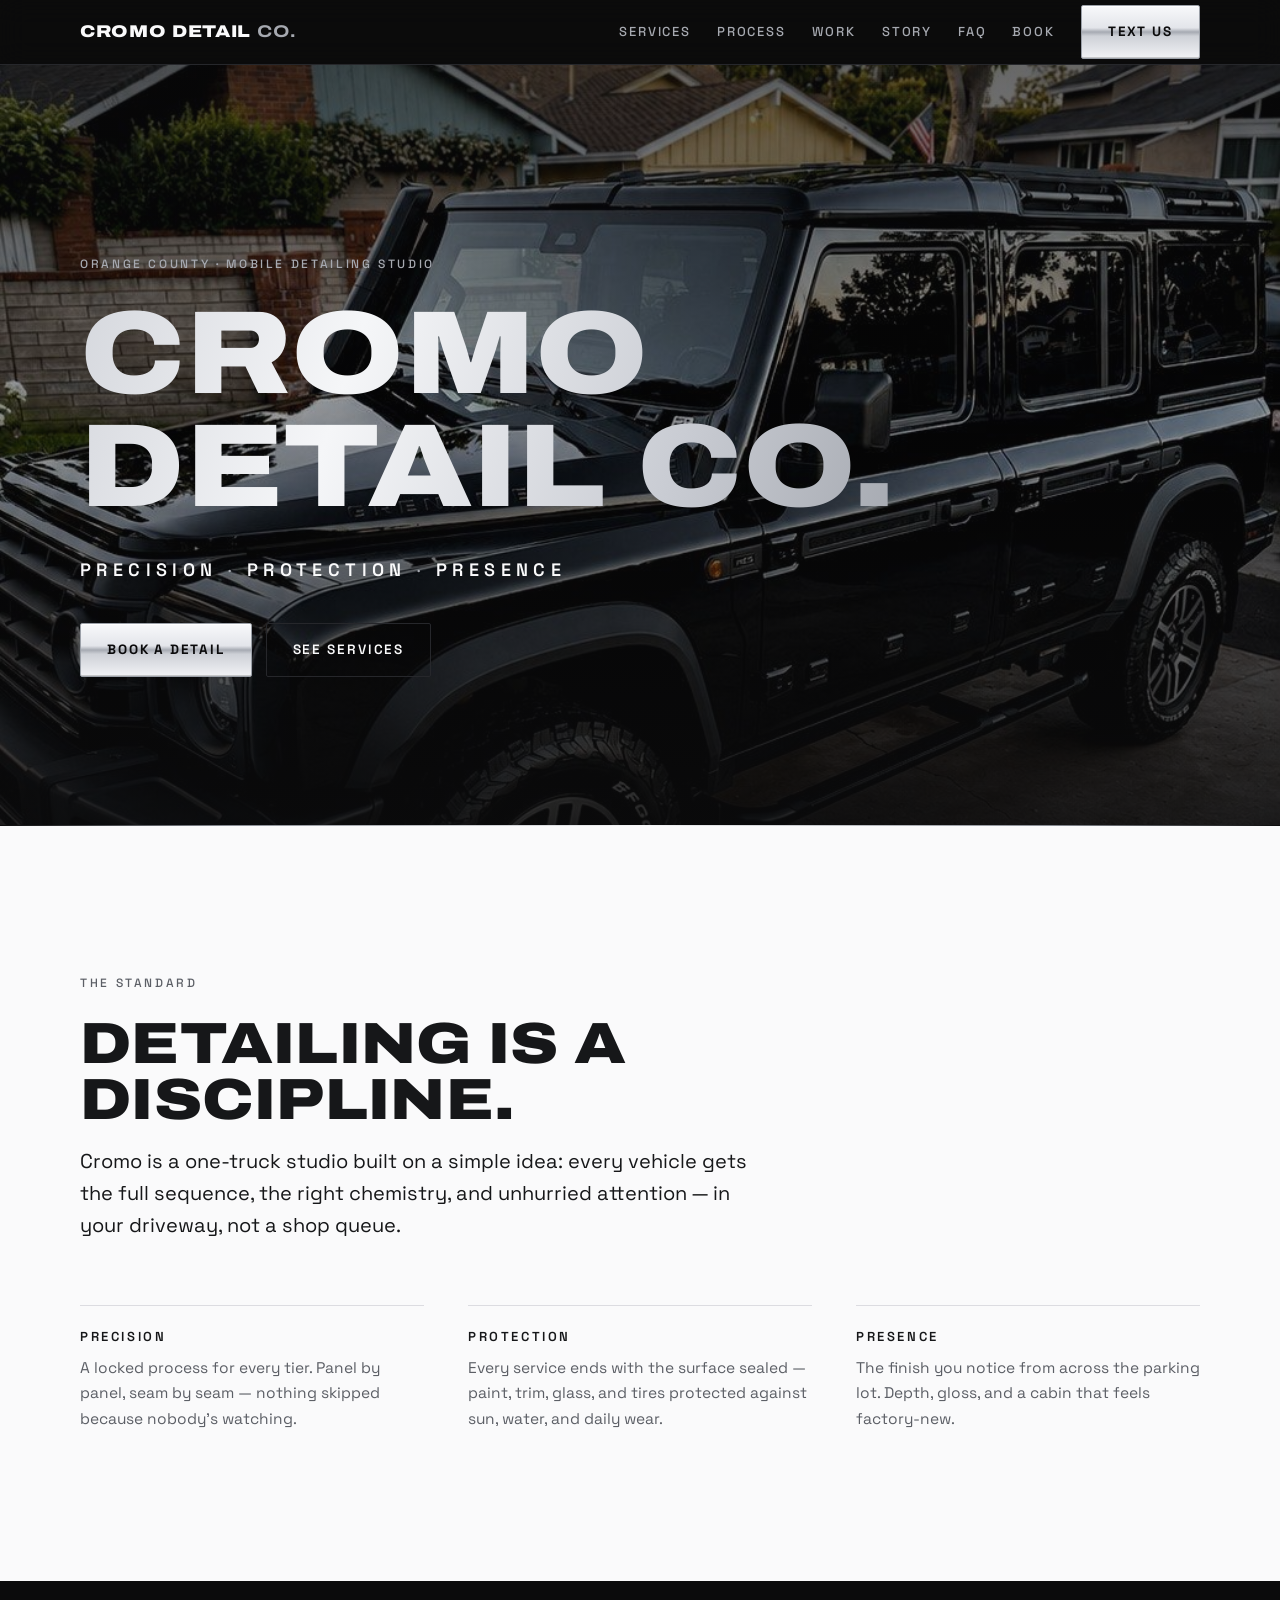
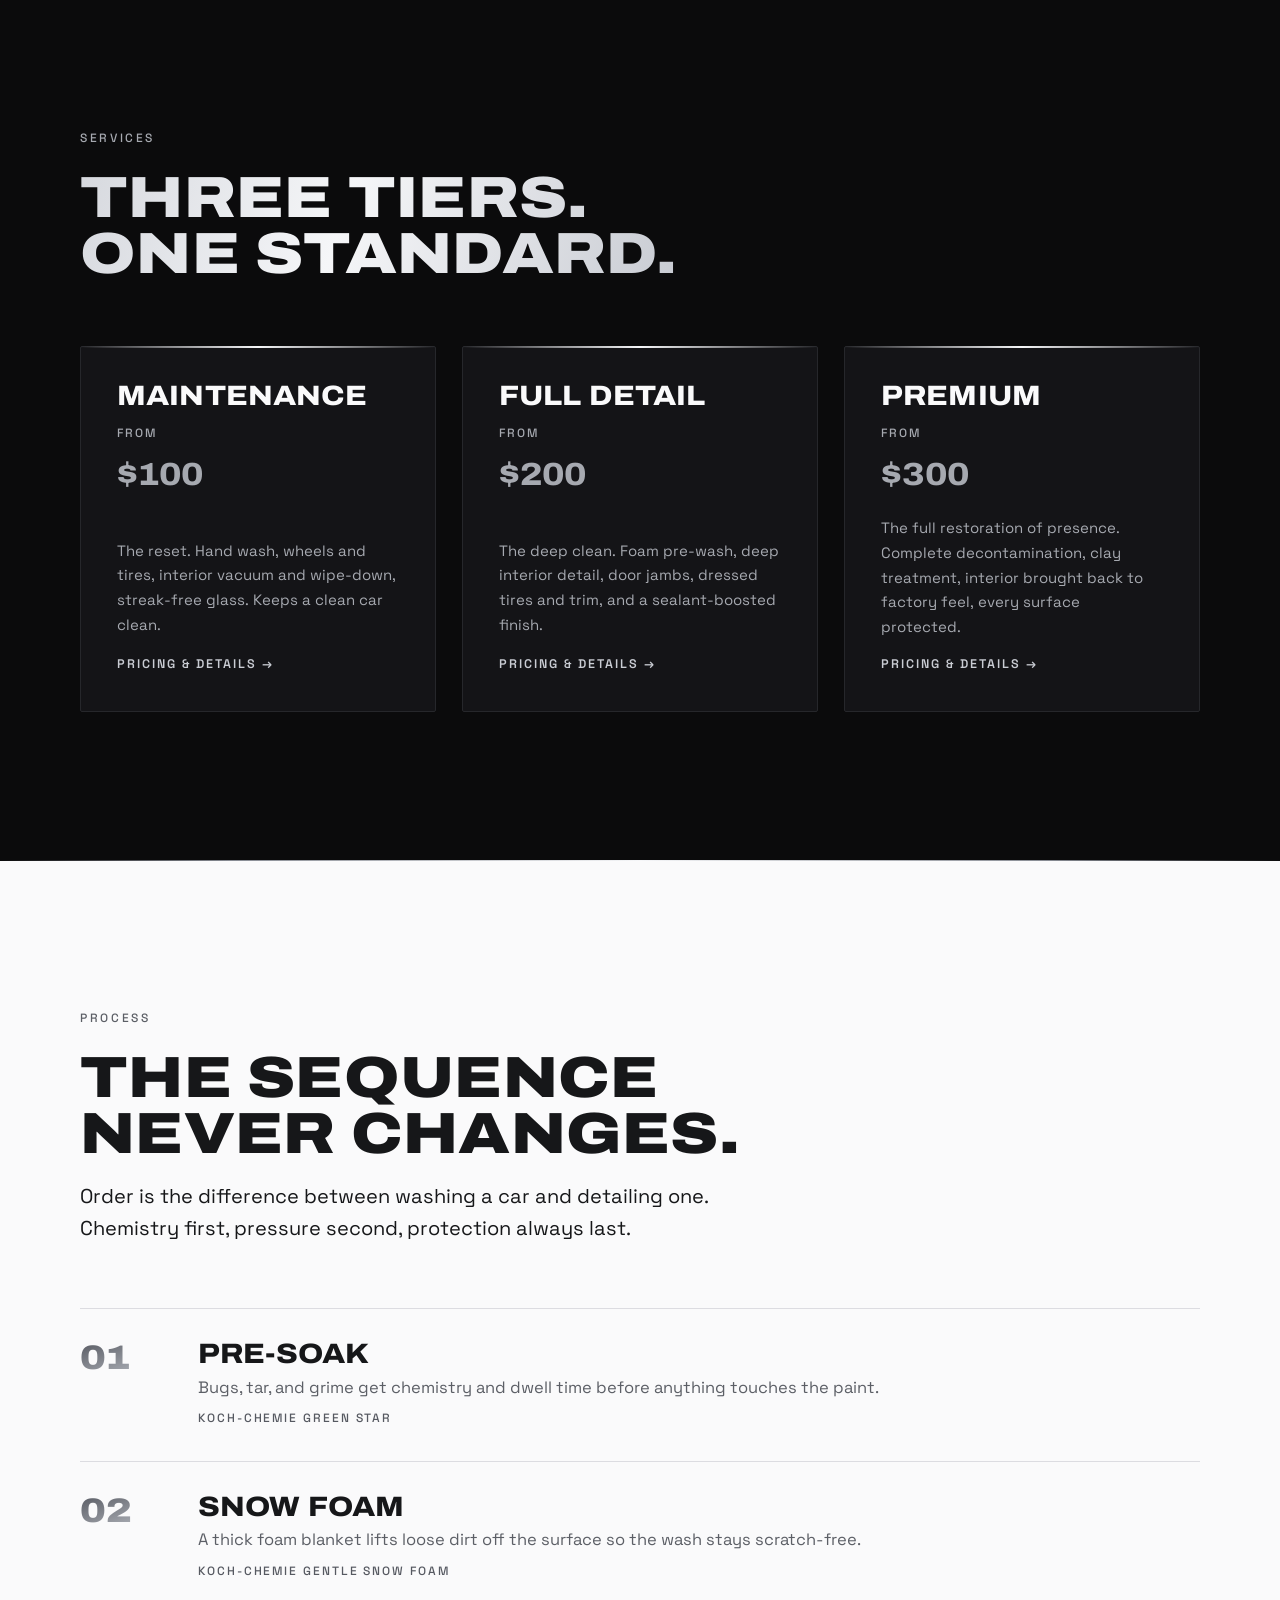
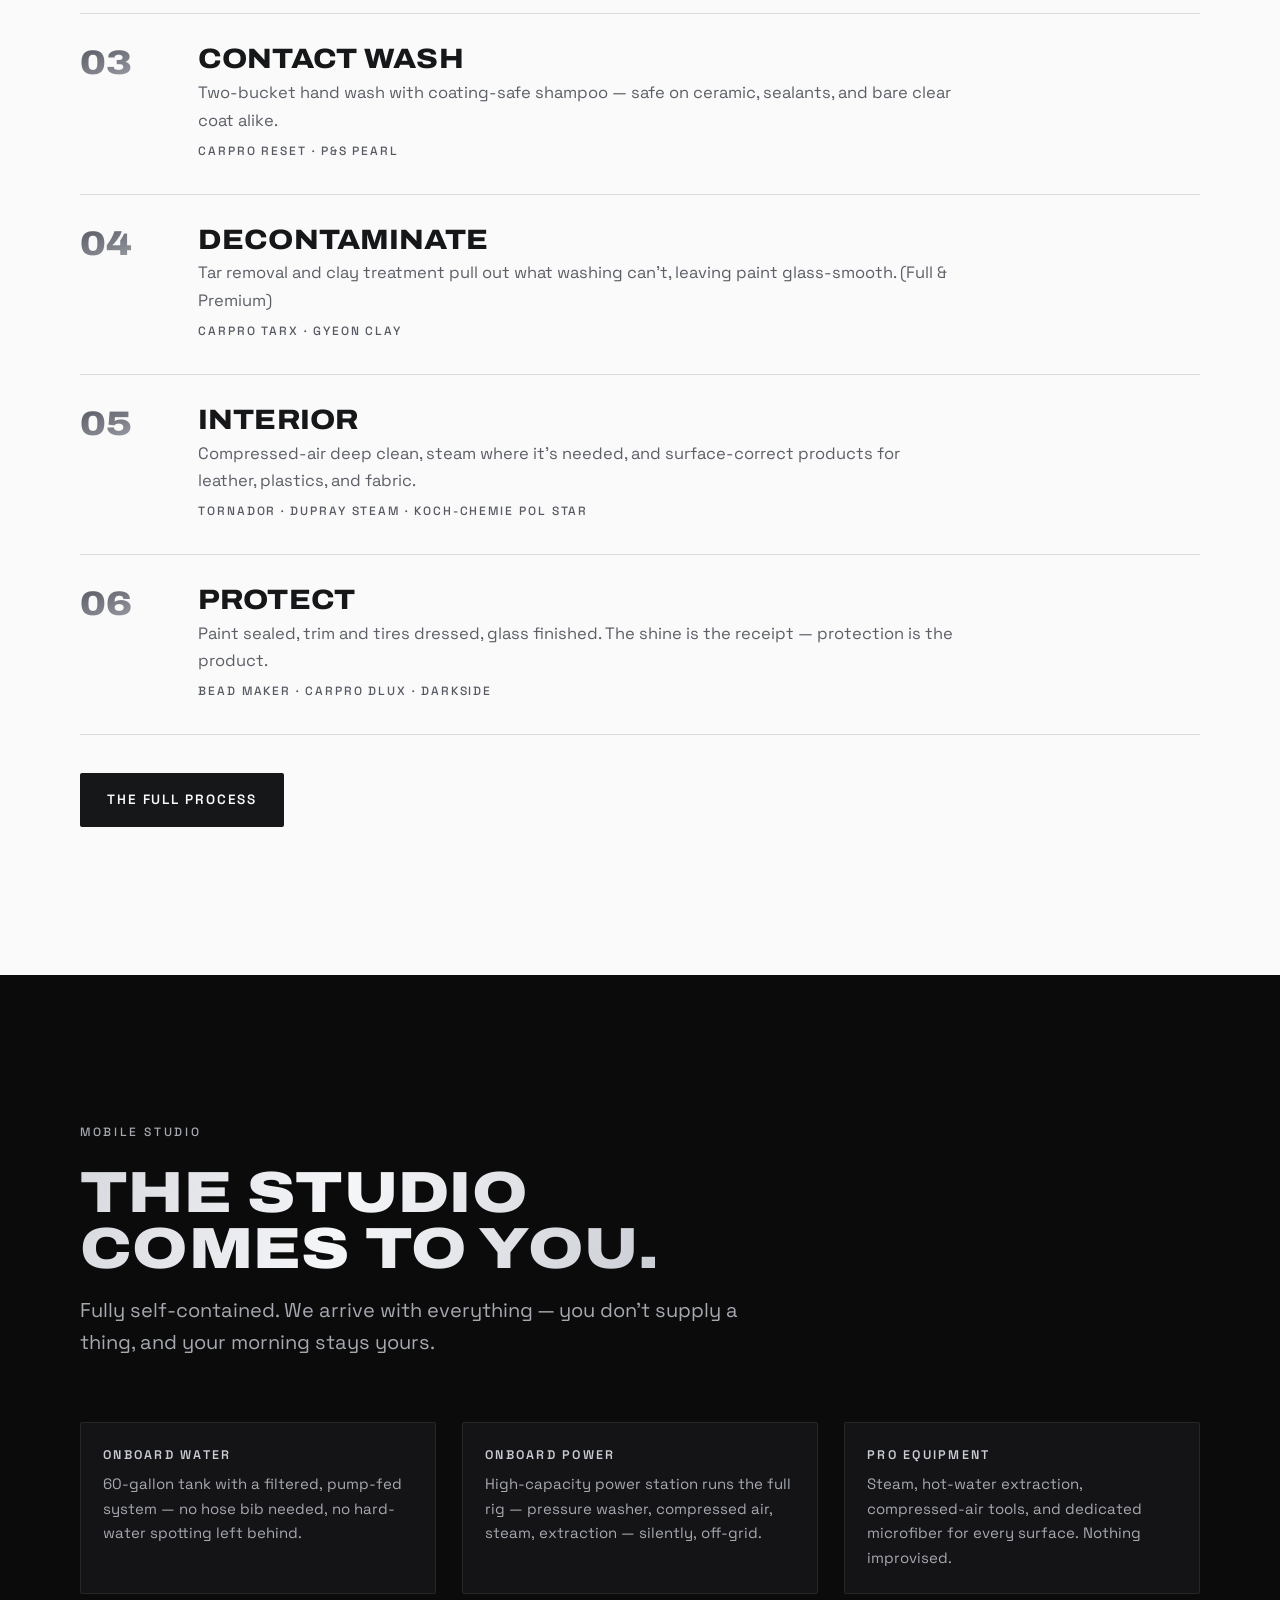
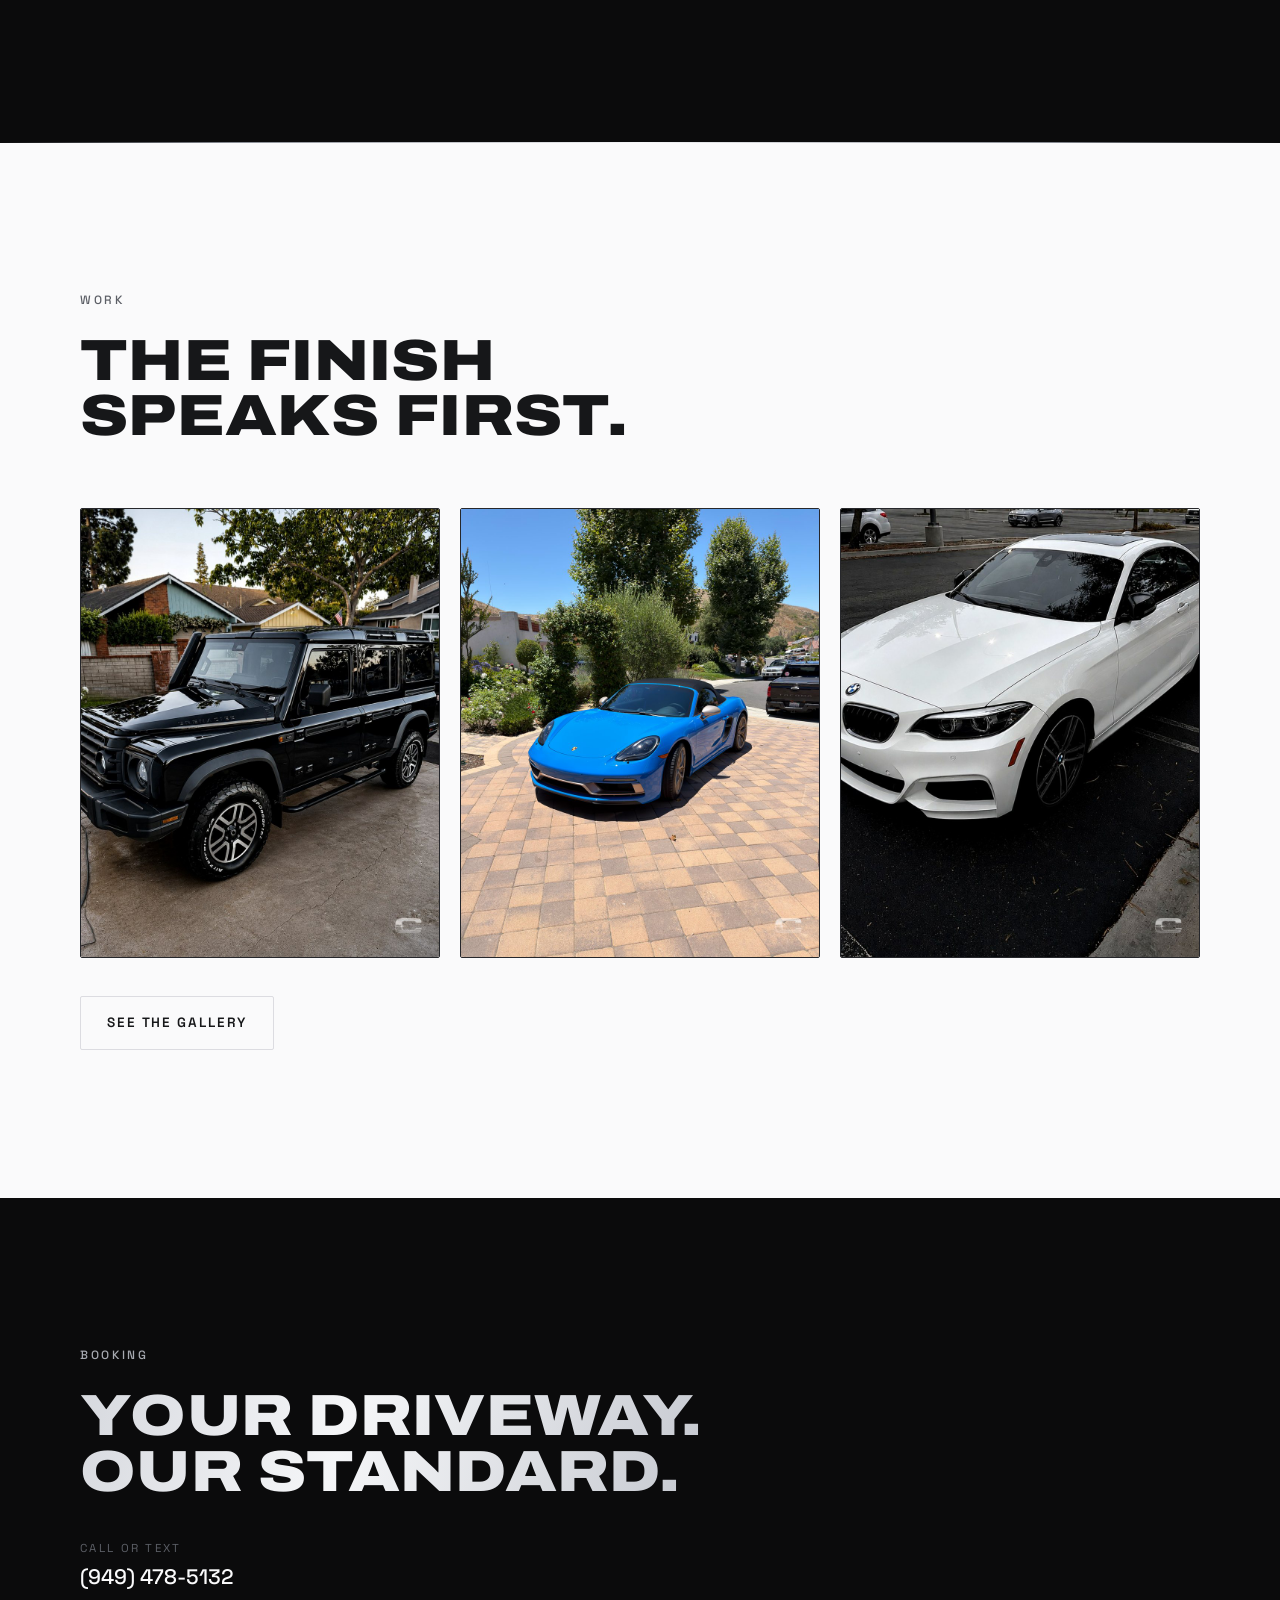
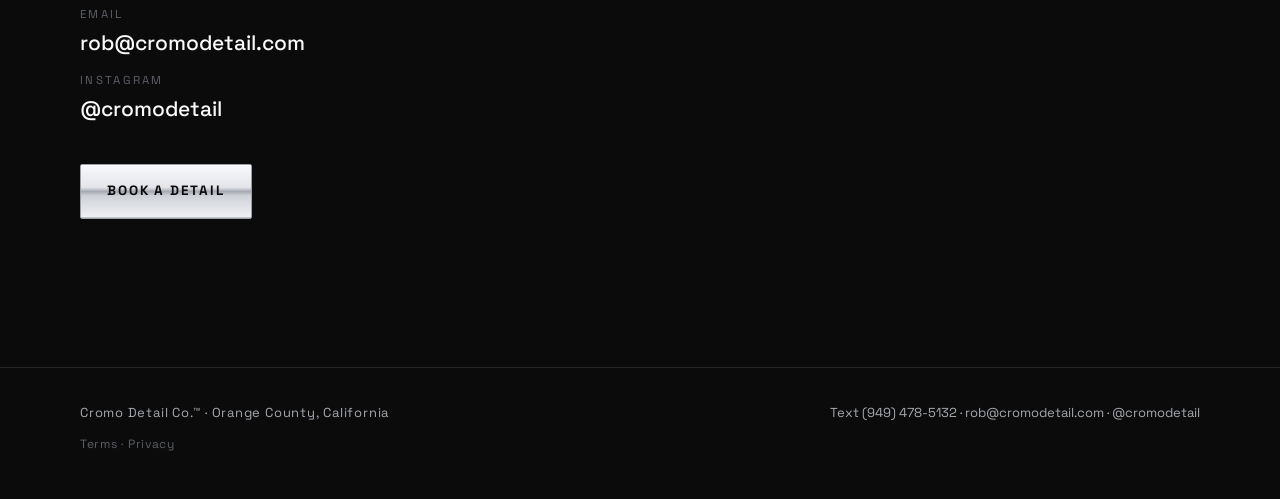
<file: index.html>
<!DOCTYPE html>
<html lang="en">
<head>
<meta charset="UTF-8">
<meta name="viewport" content="width=device-width, initial-scale=1">
<meta name="theme-color" content="#0b0b0c">
<title>Cromo Detail Co. — Mobile Detailing Studio · Orange County</title>
<meta name="description" content="Cromo Detail Co. is a premium mobile detailing studio serving Orange County. Precision washing, decontamination, interior care, and paint protection — at your driveway.">
<link rel="preconnect" href="https://fonts.googleapis.com">
<link rel="preconnect" href="https://fonts.gstatic.com" crossorigin>
<link href="https://fonts.googleapis.com/css2?family=Archivo:ital,wdth,wght@0,62..125,100..900&family=Space+Grotesk:wght@300..700&display=swap" rel="stylesheet">
<link rel="stylesheet" href="styles.css">
<link rel="preload" as="image" href="img/hero-grenadier.jpg">
<link rel="icon" href="favicon.ico" sizes="any">
<link rel="icon" type="image/png" sizes="32x32" href="icon-32.png">
<link rel="apple-touch-icon" href="icon-180.png">
<meta property="og:type" content="website">
<meta property="og:image" content="https://cromodetail.com/og.png">

<script type="application/ld+json">
{
  "@context": "https://schema.org",
  "@type": "AutomotiveBusiness",
  "name": "Cromo Detail Co.",
  "url": "https://cromodetail.com",
  "image": "https://cromodetail.com/og.png",
  "telephone": "+1-949-478-5132",
  "email": "rob@cromodetail.com",
  "priceRange": "$100-$420",
  "areaServed": "Orange County, California",
  "sameAs": ["https://instagram.com/cromodetail"],
  "description": "Premium mobile auto detailing studio serving Orange County. Fully self-contained rig with onboard water and power."
}
</script>
</head>
<body>

<header class="nav">
  <div class="nav-in">
    <a class="logo" href="index.html">CROMO&nbsp;DETAIL&nbsp;<span class="co">CO.</span></a>
    <button class="nav-toggle" aria-expanded="false" aria-controls="nav-links">Menu</button>
    <nav class="nav-links" id="nav-links">
      <a href="services.html">Services</a>
      <a href="process.html">Process</a>
      <a href="gallery.html">Work</a>
      <a href="story.html">Story</a>
      <a href="faq.html">FAQ</a>
      <a href="book.html">Book</a>
      <a class="btn btn-chrome" href="sms:+19494785132">Text us</a>
    </nav>
  </div>
</header>

<main>

  <!-- HERO -->
  <section class="band band--black hero hero-photo">
    <div class="wrap">
      <p class="eyebrow">Orange County · Mobile Detailing Studio</p>
      <h1 class="display chrome sheen">Cromo<br>Detail&nbsp;Co.</h1>
      <p class="hero-tag"><b>Precision</b> · <b>Protection</b> · <b>Presence</b></p>
      <div class="cta-row">
        <a class="btn btn-chrome" href="book.html">Book a detail</a>
        <a class="btn btn-ghost-dark" href="services.html">See services</a>
      </div>
    </div>
  </section>

  <hr class="rule-chrome">

  <!-- THE STANDARD -->
  <section class="band band--white">
    <div class="wrap">
      <div class="band-head reveal">
        <p class="eyebrow">The standard</p>
        <h2 class="display">Detailing is a<br>discipline.</h2>
        <p class="lede">Cromo is a one-truck studio built on a simple idea: every vehicle gets the full sequence, the right chemistry, and unhurried attention — in your driveway, not a shop queue.</p>
      </div>
      <div class="principles">
        <div class="principle reveal">
          <h3>Precision</h3>
          <p>A locked process for every tier. Panel by panel, seam by seam — nothing skipped because nobody's watching.</p>
        </div>
        <div class="principle reveal">
          <h3>Protection</h3>
          <p>Every service ends with the surface sealed — paint, trim, glass, and tires protected against sun, water, and daily wear.</p>
        </div>
        <div class="principle reveal">
          <h3>Presence</h3>
          <p>The finish you notice from across the parking lot. Depth, gloss, and a cabin that feels factory-new.</p>
        </div>
      </div>
    </div>
  </section>

  <!-- SERVICES -->
  <section class="band band--black">
    <div class="wrap">
      <div class="band-head reveal">
        <p class="eyebrow">Services</p>
        <h2 class="display chrome">Three tiers.<br>One standard.</h2>
      </div>
      <div class="tiers">
        <article class="tier reveal">
          <h3 class="display">Maintenance</h3>
          <p class="from"><small>From</small>$100</p>
          <p>The reset. Hand wash, wheels and tires, interior vacuum and wipe-down, streak-free glass. Keeps a clean car clean.</p>
          <a class="tier-link" href="services.html#maintenance">Pricing &amp; details →</a>
        </article>
        <article class="tier reveal">
          <h3 class="display">Full Detail</h3>
          <p class="from"><small>From</small>$200</p>
          <p>The deep clean. Foam pre-wash, deep interior detail, door jambs, dressed tires and trim, and a sealant-boosted finish.</p>
          <a class="tier-link" href="services.html#full">Pricing &amp; details →</a>
        </article>
        <article class="tier reveal">
          <h3 class="display">Premium</h3>
          <p class="from"><small>From</small>$300</p>
          <p>The full restoration of presence. Complete decontamination, clay treatment, interior brought back to factory feel, every surface protected.</p>
          <a class="tier-link" href="services.html#premium">Pricing &amp; details →</a>
        </article>
      </div>
    </div>
  </section>

  <hr class="rule-chrome">

  <!-- SEQUENCE -->
  <section class="band band--white">
    <div class="wrap">
      <div class="band-head reveal">
        <p class="eyebrow">Process</p>
        <h2 class="display">The sequence<br>never changes.</h2>
        <p class="lede">Order is the difference between washing a car and detailing one. Chemistry first, pressure second, protection always last.</p>
      </div>
      <div class="seq">
        <div class="seq-item reveal">
          <div>
            <h3 class="display">Pre-soak</h3>
            <p>Bugs, tar, and grime get chemistry and dwell time before anything touches the paint.</p>
            <span class="chem">Koch-Chemie Green Star</span>
          </div>
        </div>
        <div class="seq-item reveal">
          <div>
            <h3 class="display">Snow foam</h3>
            <p>A thick foam blanket lifts loose dirt off the surface so the wash stays scratch-free.</p>
            <span class="chem">Koch-Chemie Gentle Snow Foam</span>
          </div>
        </div>
        <div class="seq-item reveal">
          <div>
            <h3 class="display">Contact wash</h3>
            <p>Two-bucket hand wash with coating-safe shampoo — safe on ceramic, sealants, and bare clear coat alike.</p>
            <span class="chem">CarPro Reset · P&amp;S Pearl</span>
          </div>
        </div>
        <div class="seq-item reveal">
          <div>
            <h3 class="display">Decontaminate</h3>
            <p>Tar removal and clay treatment pull out what washing can't, leaving paint glass-smooth. (Full &amp; Premium)</p>
            <span class="chem">CarPro TarX · Gyeon Clay</span>
          </div>
        </div>
        <div class="seq-item reveal">
          <div>
            <h3 class="display">Interior</h3>
            <p>Compressed-air deep clean, steam where it's needed, and surface-correct products for leather, plastics, and fabric.</p>
            <span class="chem">Tornador · Dupray steam · Koch-Chemie Pol Star</span>
          </div>
        </div>
        <div class="seq-item reveal">
          <div>
            <h3 class="display">Protect</h3>
            <p>Paint sealed, trim and tires dressed, glass finished. The shine is the receipt — protection is the product.</p>
            <span class="chem">Bead Maker · CarPro DLUX · DarkSide</span>
          </div>
        </div>
      </div>
      <div class="cta-row reveal">
        <a class="btn btn-ink" href="process.html">The full process</a>
      </div>
    </div>
  </section>

  <!-- THE RIG -->
  <section class="band band--black">
    <div class="wrap">
      <div class="band-head reveal">
        <p class="eyebrow">Mobile studio</p>
        <h2 class="display chrome">The studio<br>comes to you.</h2>
        <p class="lede muted">Fully self-contained. We arrive with everything — you don't supply a thing, and your morning stays yours.</p>
      </div>
      <div class="spec-grid">
        <div class="spec reveal">
          <h3>Onboard water</h3>
          <p>60-gallon tank with a filtered, pump-fed system — no hose bib needed, no hard-water spotting left behind.</p>
        </div>
        <div class="spec reveal">
          <h3>Onboard power</h3>
          <p>High-capacity power station runs the full rig — pressure washer, compressed air, steam, extraction — silently, off-grid.</p>
        </div>
        <div class="spec reveal">
          <h3>Pro equipment</h3>
          <p>Steam, hot-water extraction, compressed-air tools, and dedicated microfiber for every surface. Nothing improvised.</p>
        </div>
      </div>
    </div>
  </section>

  <hr class="rule-chrome">

  <!-- WORK -->
  <section class="band band--white">
    <div class="wrap">
      <div class="band-head reveal">
        <p class="eyebrow">Work</p>
        <h2 class="display">The finish<br>speaks first.</h2>
      </div>
      <div class="g-grid">
        <div class="g-slot reveal"><img src="img/work-grenadier.jpg" alt="Black Ineos Grenadier after a full detail — deep gloss finish" loading="lazy"></div>
        <div class="g-slot reveal"><img src="img/work-porsche.jpg" alt="Shark-blue Porsche 718 Boxster GTS after detailing" loading="lazy"></div>
        <div class="g-slot reveal"><img src="img/work-bmw.jpg" alt="White BMW coupe after detailing, paint finished glossy" loading="lazy"></div>
      </div>
      <div class="cta-row reveal">
        <a class="btn btn-ghost-light" href="gallery.html">See the gallery</a>
      </div>
    </div>
  </section>

  <!-- FINAL CTA -->
  <section class="band band--black cta-final">
    <div class="wrap">
      <p class="eyebrow reveal">Booking</p>
      <h2 class="display chrome reveal">Your driveway.<br>Our standard.</h2>
      <div class="contact-lines reveal">
        <div><span>Call or text</span><a href="tel:+19494785132">(949) 478-5132</a></div>
        <div><span>Email</span><a href="mailto:rob@cromodetail.com">rob@cromodetail.com</a></div>
        <div><span>Instagram</span><a href="https://instagram.com/cromodetail" rel="noopener">@cromodetail</a></div>
      </div>
      <div class="cta-row reveal">
        <a class="btn btn-chrome" href="book.html">Book a detail</a>
      </div>
    </div>
  </section>

</main>

<footer class="footer">
  <div class="footer-in">
    <div class="tm">Cromo Detail Co.™ · Orange County, California</div>
    <div><a href="sms:+19494785132">Text (949) 478-5132</a> · <a href="mailto:rob@cromodetail.com">rob@cromodetail.com</a> · <a href="https://instagram.com/cromodetail" rel="noopener">@cromodetail</a></div>
    <div class="footer-legal"><a href="terms.html">Terms</a> · <a href="privacy.html">Privacy</a></div>
  </div>
</footer>

<script src="script.js"></script>
</body>
</html>
</file>
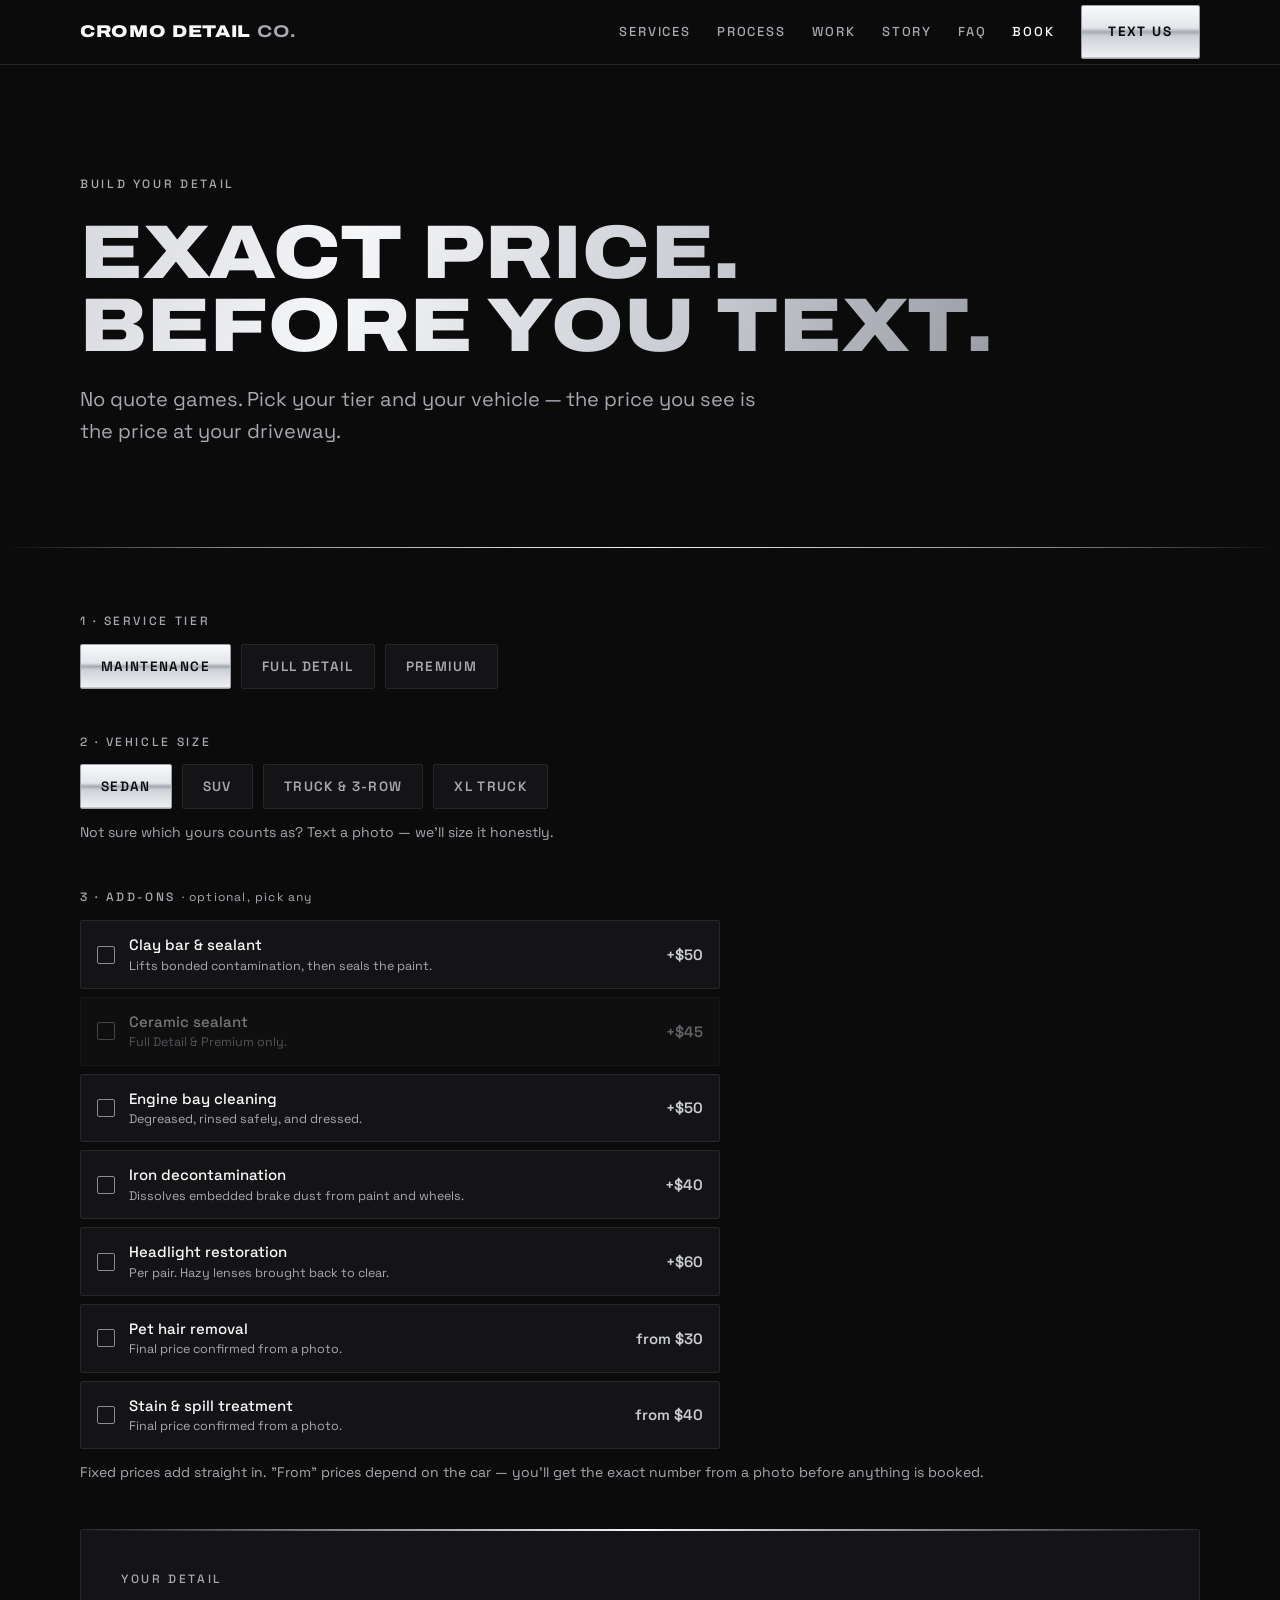
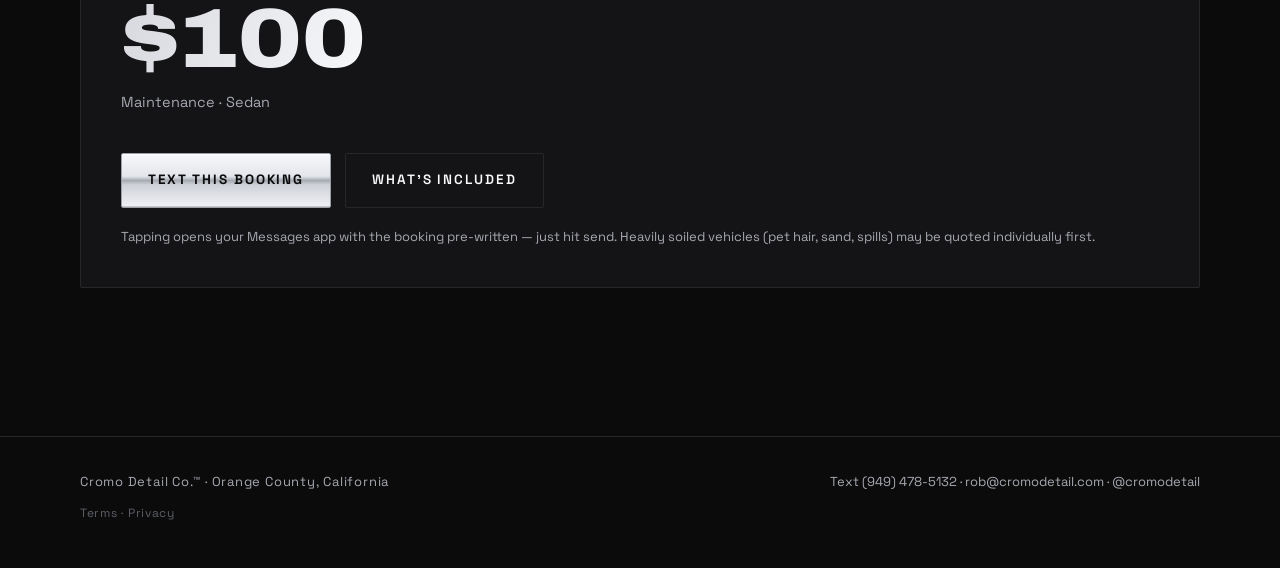
<file: book.html>
<!DOCTYPE html>
<html lang="en">
<head>
<meta charset="UTF-8">
<meta name="viewport" content="width=device-width, initial-scale=1">
<meta name="theme-color" content="#0b0b0c">
<title>Build Your Detail — Cromo Detail Co.</title>
<meta name="description" content="Pick your service tier and vehicle size, see the exact price, and book by text. Mobile detailing across Orange County.">
<link rel="preconnect" href="https://fonts.googleapis.com">
<link rel="preconnect" href="https://fonts.gstatic.com" crossorigin>
<link href="https://fonts.googleapis.com/css2?family=Archivo:ital,wdth,wght@0,62..125,100..900&family=Space+Grotesk:wght@300..700&display=swap" rel="stylesheet">
<link rel="stylesheet" href="styles.css">
<link rel="icon" href="favicon.ico" sizes="any">
<link rel="icon" type="image/png" sizes="32x32" href="icon-32.png">
<link rel="apple-touch-icon" href="icon-180.png">
<meta property="og:type" content="website">
<meta property="og:image" content="https://cromodetail.com/og.png">
</head>
<body>

<header class="nav">
  <div class="nav-in">
    <a class="logo" href="index.html">CROMO&nbsp;DETAIL&nbsp;<span class="co">CO.</span></a>
    <button class="nav-toggle" aria-expanded="false" aria-controls="nav-links">Menu</button>
    <nav class="nav-links" id="nav-links">
      <a href="services.html">Services</a>
      <a href="process.html">Process</a>
      <a href="gallery.html">Work</a>
      <a href="story.html">Story</a>
      <a href="faq.html">FAQ</a>
      <a href="book.html" aria-current="page">Book</a>
      <a class="btn btn-chrome" href="sms:+19494785132">Text us</a>
    </nav>
  </div>
</header>

<main>

  <section class="band band--black" style="padding-block: clamp(70px,10vw,110px) clamp(48px,7vw,80px);">
    <div class="wrap">
      <p class="eyebrow">Build your detail</p>
      <h1 class="display chrome" style="font-size:clamp(36px,7.5vw,76px);">Exact price.<br>Before you text.</h1>
      <p class="lede muted" style="margin-top:20px;">No quote games. Pick your tier and your vehicle — the price you see is the price at your driveway.</p>
    </div>
  </section>

  <hr class="rule-chrome">

  <section class="band band--black" style="padding-top: clamp(44px,6vw,64px);">
    <div class="wrap">

      <div class="build-step">
        <p class="eyebrow">1 · Service tier</p>
        <div class="chips" id="tier-chips">
          <button class="chip on" data-tier="Maintenance">Maintenance</button>
          <button class="chip" data-tier="Full Detail">Full Detail</button>
          <button class="chip" data-tier="Premium">Premium</button>
        </div>
      </div>

      <div class="build-step">
        <p class="eyebrow">2 · Vehicle size</p>
        <div class="chips" id="size-chips">
          <button class="chip on" data-size="Sedan">Sedan</button>
          <button class="chip" data-size="SUV">SUV</button>
          <button class="chip" data-size="Truck &amp; 3-Row">Truck &amp; 3-Row</button>
          <button class="chip" data-size="XL Truck">XL Truck</button>
        </div>
        <p class="muted" style="font-size:14px; margin-top:12px;">Not sure which yours counts as? Text a photo — we'll size it honestly.</p>
      </div>

      <div class="build-step">
        <p class="eyebrow">3 · Add-ons <span style="letter-spacing:0.1em; text-transform:none; font-weight:400;">· optional, pick any</span></p>
        <div class="addons" id="addon-list">
          <button type="button" class="addon" data-id="clay" aria-pressed="false">
            <span class="addon-box" aria-hidden="true"></span>
            <span class="addon-name">Clay bar &amp; sealant<span class="addon-sub" data-sub></span></span>
            <span class="addon-price">+$50</span>
          </button>
          <button type="button" class="addon" data-id="ceramic" aria-pressed="false">
            <span class="addon-box" aria-hidden="true"></span>
            <span class="addon-name">Ceramic sealant<span class="addon-sub" data-sub></span></span>
            <span class="addon-price">+$45</span>
          </button>
          <button type="button" class="addon" data-id="engine" aria-pressed="false">
            <span class="addon-box" aria-hidden="true"></span>
            <span class="addon-name">Engine bay cleaning<span class="addon-sub" data-sub></span></span>
            <span class="addon-price">+$50</span>
          </button>
          <button type="button" class="addon" data-id="iron" aria-pressed="false">
            <span class="addon-box" aria-hidden="true"></span>
            <span class="addon-name">Iron decontamination<span class="addon-sub" data-sub></span></span>
            <span class="addon-price">+$40</span>
          </button>
          <button type="button" class="addon" data-id="headlights" aria-pressed="false">
            <span class="addon-box" aria-hidden="true"></span>
            <span class="addon-name">Headlight restoration<span class="addon-sub" data-sub></span></span>
            <span class="addon-price">+$60</span>
          </button>
          <button type="button" class="addon" data-id="pethair" aria-pressed="false">
            <span class="addon-box" aria-hidden="true"></span>
            <span class="addon-name">Pet hair removal<span class="addon-sub" data-sub></span></span>
            <span class="addon-price">from $30</span>
          </button>
          <button type="button" class="addon" data-id="stain" aria-pressed="false">
            <span class="addon-box" aria-hidden="true"></span>
            <span class="addon-name">Stain &amp; spill treatment<span class="addon-sub" data-sub></span></span>
            <span class="addon-price">from $40</span>
          </button>
        </div>
        <p class="muted" style="font-size:14px; margin-top:12px;">Fixed prices add straight in. "From" prices depend on the car — you'll get the exact number from a photo before anything is booked.</p>
      </div>

      <div class="quote-box reveal">
        <p class="eyebrow" style="margin-bottom:8px;">Your detail</p>
        <div class="quote-price chrome" id="price">$100</div>
        <p class="quote-meta" id="summary">Maintenance · Sedan</p>
        <p class="muted" id="from-note" hidden style="font-size:13.5px; margin:10px 0 0;"></p>
        <div class="cta-row">
          <a class="btn btn-chrome" id="book-btn" href="sms:+19494785132">Text this booking</a>
          <a class="btn btn-ghost-dark" href="services.html">What's included</a>
        </div>
        <p class="muted" style="font-size:13px; margin-top:18px; margin-bottom:0;">Tapping opens your Messages app with the booking pre-written — just hit send. Heavily soiled vehicles (pet hair, sand, spills) may be quoted individually first.</p>
      </div>

    </div>
  </section>

</main>

<footer class="footer">
  <div class="footer-in">
    <div class="tm">Cromo Detail Co.™ · Orange County, California</div>
    <div><a href="sms:+19494785132">Text (949) 478-5132</a> · <a href="mailto:rob@cromodetail.com">rob@cromodetail.com</a> · <a href="https://instagram.com/cromodetail" rel="noopener">@cromodetail</a></div>
    <div class="footer-legal"><a href="terms.html">Terms</a> · <a href="privacy.html">Privacy</a></div>
  </div>
</footer>

<script src="script.js"></script>
<script>
(function () {
  const PRICES = {
    "Maintenance": { "Sedan": 100, "SUV": 115, "Truck & 3-Row": 130, "XL Truck": 150 },
    "Full Detail": { "Sedan": 200, "SUV": 230, "Truck & 3-Row": 260, "XL Truck": 290 },
    "Premium":     { "Sedan": 300, "SUV": 340, "Truck & 3-Row": 380, "XL Truck": 420 }
  };

  // kind: "fixed" adds exactly; "from" adds its minimum and flags the quote.
  // includedIn: tiers where it's already part of the service (locked, no charge).
  // requires: tiers it can be added to (locked elsewhere).
  const ADDONS = {
    clay:       { name: "clay bar & sealant",     label: "Clay bar & sealant",     price: 50, kind: "fixed", includedIn: ["Premium"],
                  sub: "Lifts bonded contamination, then seals the paint." },
    ceramic:    { name: "ceramic sealant",        label: "Ceramic sealant",        price: 45, kind: "fixed", requires: ["Full Detail", "Premium"],
                  sub: "Gtechniq C2v4, layered on after the detail." },
    engine:     { name: "engine bay cleaning",    label: "Engine bay cleaning",    price: 50, kind: "fixed",
                  sub: "Degreased, rinsed safely, and dressed." },
    iron:       { name: "iron decontamination",   label: "Iron decontamination",   price: 40, kind: "fixed",
                  sub: "Dissolves embedded brake dust from paint and wheels." },
    headlights: { name: "headlight restoration",  label: "Headlight restoration",  price: 60, kind: "fixed",
                  sub: "Per pair. Hazy lenses brought back to clear." },
    pethair:    { name: "pet hair removal",       label: "Pet hair removal",       price: 30, kind: "from",
                  sub: "Final price confirmed from a photo." },
    stain:      { name: "stain & spill treatment", label: "Stain & spill treatment", price: 40, kind: "from",
                  sub: "Final price confirmed from a photo." }
  };

  // How each size reads inside the booking text.
  const SIZE_WORDS = { "Sedan": "sedan", "SUV": "SUV", "Truck & 3-Row": "truck / 3-row", "XL Truck": "XL truck" };

  let tier = "Maintenance", size = "Sedan";
  const selected = new Set();

  const priceEl = document.getElementById("price");
  const summaryEl = document.getElementById("summary");
  const fromNote = document.getElementById("from-note");
  const bookBtn = document.getElementById("book-btn");
  const addonBtns = Array.from(document.querySelectorAll("#addon-list .addon"));

  // Why an add-on is locked for the current tier, or null if it's available.
  function lockReason(id) {
    const a = ADDONS[id];
    if (a.includedIn && a.includedIn.includes(tier)) return "Included in " + tier + ".";
    if (a.requires && !a.requires.includes(tier)) return a.requires.join(" & ") + " only.";
    return null;
  }

  function pick(groupId, attr, cb) {
    document.querySelectorAll("#" + groupId + " .chip").forEach(btn => {
      btn.addEventListener("click", () => {
        document.querySelectorAll("#" + groupId + " .chip").forEach(b => b.classList.remove("on"));
        btn.classList.add("on");
        cb(btn.dataset[attr]);
        render();
      });
    });
  }

  pick("tier-chips", "tier", v => {
    tier = v;
    // Drop anything the new tier doesn't allow.
    selected.forEach(id => { if (lockReason(id)) selected.delete(id); });
  });
  pick("size-chips", "size", v => { size = v; });

  addonBtns.forEach(btn => {
    btn.addEventListener("click", () => {
      const id = btn.dataset.id;
      if (lockReason(id)) return;
      if (selected.has(id)) selected.delete(id); else selected.add(id);
      render();
    });
  });

  function listWords(items) {
    if (items.length <= 1) return items.join("");
    if (items.length === 2) return items[0] + " and " + items[1];
    return items.slice(0, -1).join(", ") + ", and " + items[items.length - 1];
  }

  function render() {
    // Add-on buttons: lock state, checked state, helper text.
    addonBtns.forEach(btn => {
      const id = btn.dataset.id;
      const a = ADDONS[id];
      const reason = lockReason(id);
      const on = selected.has(id) && !reason;
      btn.toggleAttribute("disabled", !!reason);
      btn.classList.toggle("on", on);
      btn.setAttribute("aria-pressed", on ? "true" : "false");
      btn.querySelector("[data-sub]").textContent = reason || a.sub;
    });

    // Totals.
    const chosen = Object.keys(ADDONS).filter(id => selected.has(id));
    const fromItems = chosen.filter(id => ADDONS[id].kind === "from");
    const total = PRICES[tier][size] + chosen.reduce((sum, id) => sum + ADDONS[id].price, 0);
    const hasFrom = fromItems.length > 0;

    priceEl.innerHTML = (hasFrom ? '<span class="quote-from">from </span>' : "") + "$" + total;

    summaryEl.textContent = [tier, size].concat(chosen.map(id => ADDONS[id].label)).join(" · ");

    if (hasFrom) {
      const names = listWords(fromItems.map(id => ADDONS[id].name));
      fromNote.textContent = "Shown at the minimum for " + names + " — the exact price is confirmed from a photo before anything is booked.";
      fromNote.hidden = false;
    } else {
      fromNote.hidden = true;
    }

    // Pre-written booking text.
    let msg = "Hi Rob — I'd like to book a " + tier + " for my " + (SIZE_WORDS[size] || size.toLowerCase());
    if (chosen.length) msg += " with " + listWords(chosen.map(id => ADDONS[id].name));
    msg += hasFrom
      ? " (from $" + total + " on the site — I'll send a photo for the " + listWords(fromItems.map(id => ADDONS[id].name)) + ")."
      : " ($" + total + " on the site).";
    msg += " What's your availability?";
    bookBtn.href = "sms:+19494785132?&body=" + encodeURIComponent(msg);
  }

  render();
})();
</script>
</body>
</html>
</file>
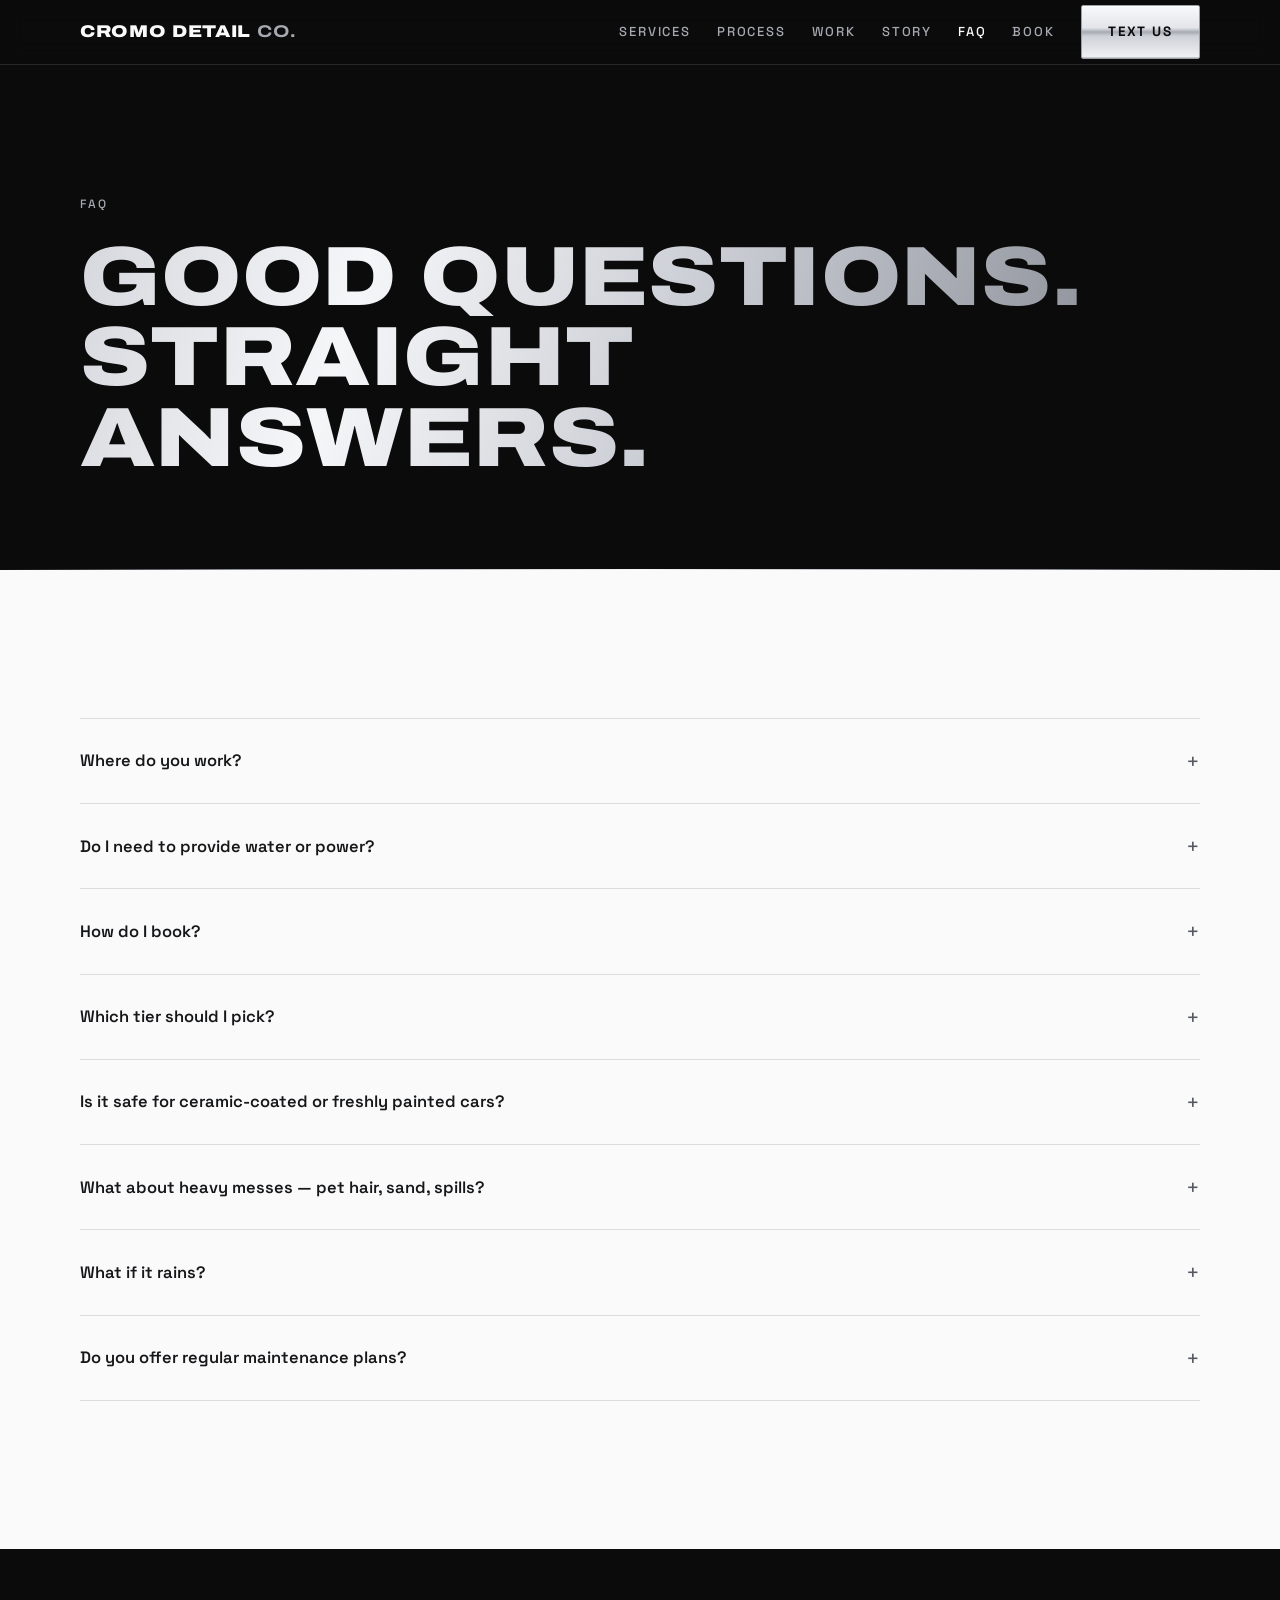
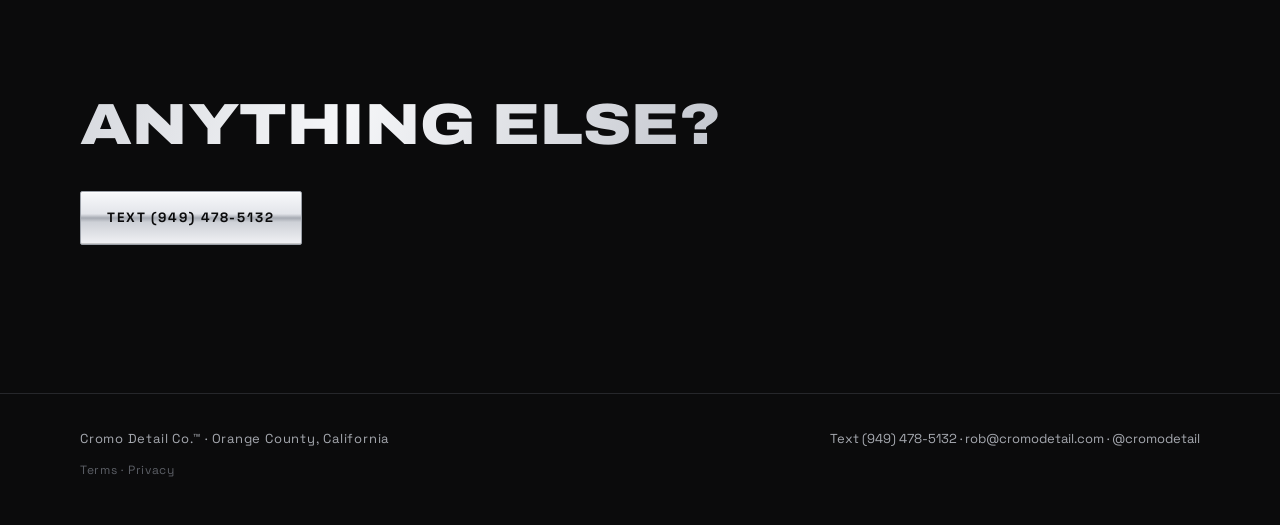
<file: faq.html>
<!DOCTYPE html>
<html lang="en">
<head>
<meta charset="UTF-8">
<meta name="viewport" content="width=device-width, initial-scale=1">
<meta name="theme-color" content="#0b0b0c">
<title>FAQ — Cromo Detail Co.</title>
<meta name="description" content="Answers about mobile detailing with Cromo Detail Co. — service area, water and power, booking, weather, and what to expect.">
<link rel="preconnect" href="https://fonts.googleapis.com">
<link rel="preconnect" href="https://fonts.gstatic.com" crossorigin>
<link href="https://fonts.googleapis.com/css2?family=Archivo:ital,wdth,wght@0,62..125,100..900&family=Space+Grotesk:wght@300..700&display=swap" rel="stylesheet">
<link rel="stylesheet" href="styles.css">
<link rel="icon" href="favicon.ico" sizes="any">
<link rel="icon" type="image/png" sizes="32x32" href="icon-32.png">
<link rel="apple-touch-icon" href="icon-180.png">
<meta property="og:type" content="website">
<meta property="og:image" content="https://cromodetail.com/og.png">

<script type="application/ld+json">{"@context":"https://schema.org","@type":"FAQPage","mainEntity":[{"@type":"Question","name":"Where do you work?","acceptedAnswer":{"@type":"Answer","text":"Orange County, California — we come to your home or workplace anywhere in the county. Text your location when booking and we'll confirm."}},{"@type":"Question","name":"Do I need to provide water or power?","acceptedAnswer":{"@type":"Answer","text":"No. The rig is fully self-contained — onboard filtered water and onboard power run everything, including the pressure washer, steam, and extraction. All we need is space next to the vehicle."}},{"@type":"Question","name":"How do I book?","acceptedAnswer":{"@type":"Answer","text":"Text or call (949) 478-5132 with your vehicle, the tier you're thinking about, and your area. You'll get a real reply from the person doing the work — usually same day."}},{"@type":"Question","name":"Which tier should I pick?","acceptedAnswer":{"@type":"Answer","text":"A simple rule: if the car is washed regularly and just needs upkeep, Maintenance. If it's been a few months — or it's never had a proper deep clean — Full Detail. If you want it as close to new as detailing can take it, Premium. Not sure? Text a photo. You'll get an honest recommendation, not the most expensive one."}},{"@type":"Question","name":"Is it safe for ceramic-coated or freshly painted cars?","acceptedAnswer":{"@type":"Answer","text":"Yes — the wash chemistry is coating-safe by design, and the process adapts to what your paint has on it. If your car has fresh paint or wrap, mention it when booking so the right products are staged."}},{"@type":"Question","name":"What about heavy messes — pet hair, sand, spills?","acceptedAnswer":{"@type":"Answer","text":"All handleable. Heavy conditions just take longer, so they may be quoted individually before work begins. Send a photo with your booking text and you'll get a firm price up front — no surprises on arrival."}},{"@type":"Question","name":"What if it rains?","acceptedAnswer":{"@type":"Answer","text":"We'll reschedule together, no penalty. A detail deserves conditions where the finish can actually be done right."}},{"@type":"Question","name":"Do you offer regular maintenance plans?","acceptedAnswer":{"@type":"Answer","text":"Yes — many clients set a recurring Maintenance schedule after a Full or Premium detail, which is the best way to keep the results year-round. Ask about it at your first appointment."}}]}</script>
</head>
<body>

<header class="nav">
  <div class="nav-in">
    <a class="logo" href="index.html">CROMO&nbsp;DETAIL&nbsp;<span class="co">CO.</span></a>
    <button class="nav-toggle" aria-expanded="false" aria-controls="nav-links">Menu</button>
    <nav class="nav-links" id="nav-links">
      <a href="services.html">Services</a>
      <a href="process.html">Process</a>
      <a href="gallery.html">Work</a>
      <a href="story.html">Story</a>
      <a href="faq.html" aria-current="page">FAQ</a>
      <a href="book.html">Book</a>
      <a class="btn btn-chrome" href="sms:+19494785132">Text us</a>
    </nav>
  </div>
</header>

<main>

  <section class="band band--black hero" style="padding-block: clamp(80px,12vw,130px) clamp(56px,8vw,90px);">
    <div class="wrap">
      <p class="eyebrow">FAQ</p>
      <h1 class="display chrome" style="font-size:clamp(38px,8vw,84px);">Good questions.<br>Straight answers.</h1>
    </div>
  </section>

  <hr class="rule-chrome">

  <section class="band band--white">
    <div class="wrap">

      <details class="faq-item reveal">
        <summary>Where do you work?</summary>
        <div class="faq-a"><p>Orange County, California — we come to your home or workplace anywhere in the county. Text your location when booking and we'll confirm.</p></div>
      </details>

      <details class="faq-item reveal">
        <summary>Do I need to provide water or power?</summary>
        <div class="faq-a"><p>No. The rig is fully self-contained — onboard filtered water and onboard power run everything, including the pressure washer, steam, and extraction. All we need is space next to the vehicle.</p></div>
      </details>

      <details class="faq-item reveal">
        <summary>How do I book?</summary>
        <div class="faq-a"><p>Text or call <a href="tel:+19494785132">(949) 478-5132</a> with your vehicle, the tier you're thinking about, and your area. You'll get a real reply from the person doing the work — usually same day.</p></div>
      </details>

      <details class="faq-item reveal">
        <summary>Which tier should I pick?</summary>
        <div class="faq-a">
          <p>A simple rule: if the car is washed regularly and just needs upkeep, Maintenance. If it's been a few months — or it's never had a proper deep clean — Full Detail. If you want it as close to new as detailing can take it, Premium.</p>
          <p>Not sure? Text a photo. You'll get an honest recommendation, not the most expensive one.</p>
        </div>
      </details>

      <details class="faq-item reveal">
        <summary>Is it safe for ceramic-coated or freshly painted cars?</summary>
        <div class="faq-a"><p>Yes — the wash chemistry is coating-safe by design, and the process adapts to what your paint has on it. If your car has fresh paint or wrap, mention it when booking so the right products are staged.</p></div>
      </details>

      <details class="faq-item reveal">
        <summary>What about heavy messes — pet hair, sand, spills?</summary>
        <div class="faq-a"><p>All handleable. Heavy conditions just take longer, so they may be quoted individually before work begins. Send a photo with your booking text and you'll get a firm price up front — no surprises on arrival.</p></div>
      </details>

      <details class="faq-item reveal">
        <summary>What if it rains?</summary>
        <div class="faq-a"><p>We'll reschedule together, no penalty. A detail deserves conditions where the finish can actually be done right.</p></div>
      </details>

      <details class="faq-item reveal">
        <summary>Do you offer regular maintenance plans?</summary>
        <div class="faq-a"><p>Yes — many clients set a recurring Maintenance schedule after a Full or Premium detail, which is the best way to keep the results year-round. Ask about it at your first appointment.</p></div>
      </details>

    </div>
  </section>

  <section class="band band--black cta-final">
    <div class="wrap">
      <h2 class="display chrome reveal">Anything else?</h2>
      <div class="cta-row reveal">
        <a class="btn btn-chrome" href="sms:+19494785132">Text (949) 478-5132</a>
      </div>
    </div>
  </section>

</main>

<footer class="footer">
  <div class="footer-in">
    <div class="tm">Cromo Detail Co.™ · Orange County, California</div>
    <div><a href="sms:+19494785132">Text (949) 478-5132</a> · <a href="mailto:rob@cromodetail.com">rob@cromodetail.com</a> · <a href="https://instagram.com/cromodetail" rel="noopener">@cromodetail</a></div>
    <div class="footer-legal"><a href="terms.html">Terms</a> · <a href="privacy.html">Privacy</a></div>
  </div>
</footer>

<script src="script.js"></script>
</body>
</html>
</file>
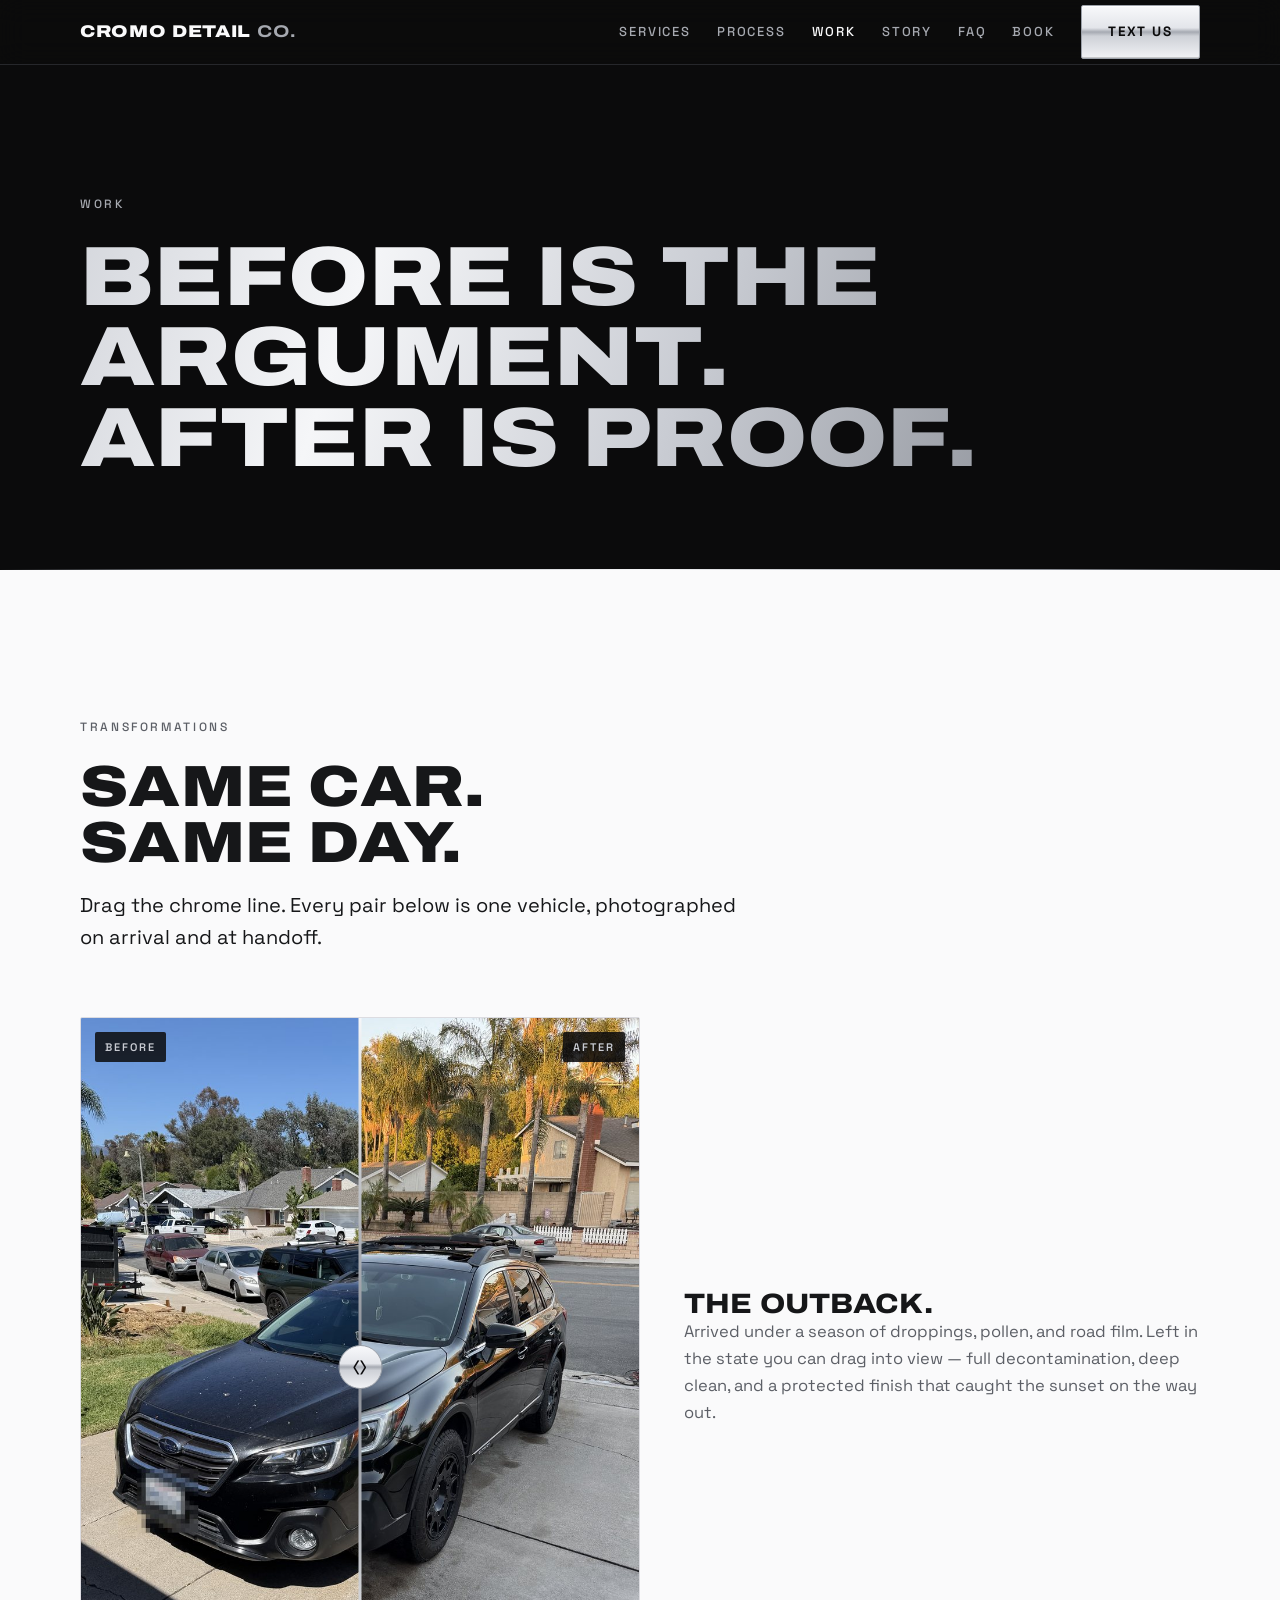
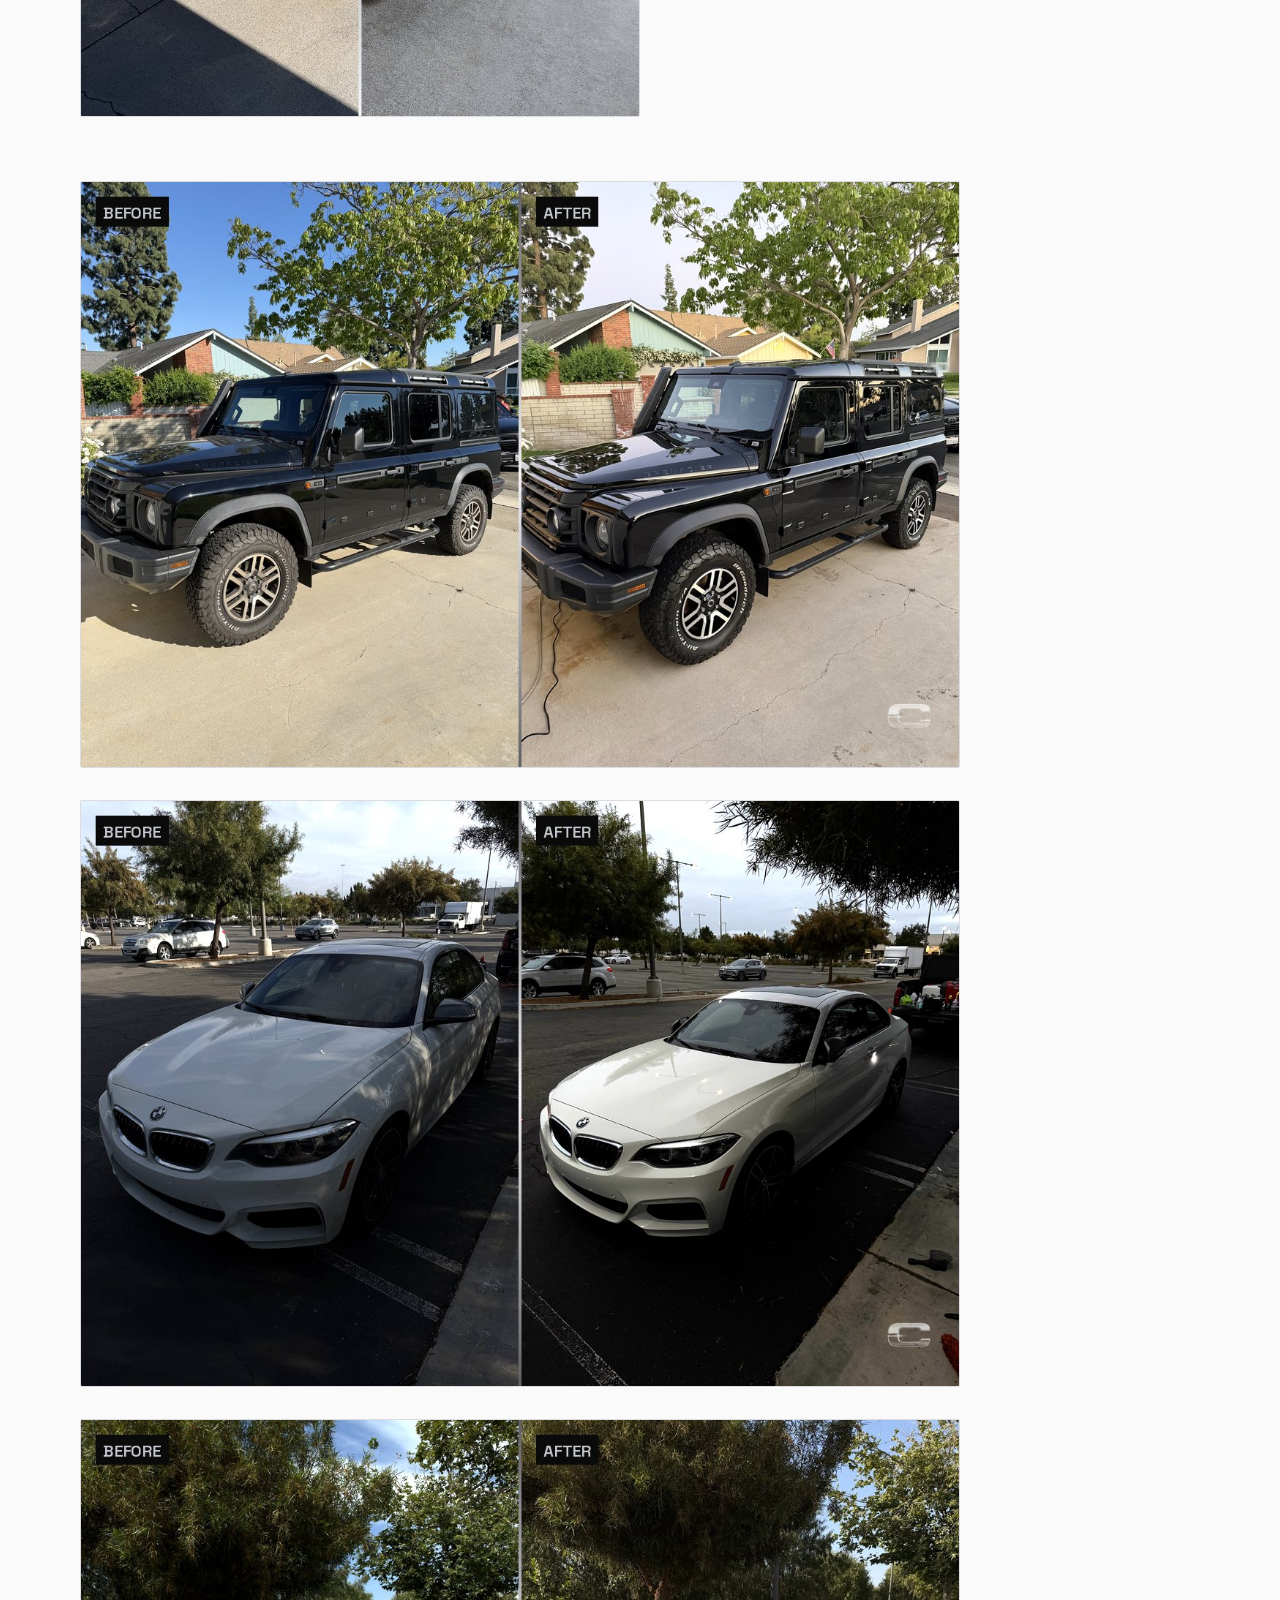
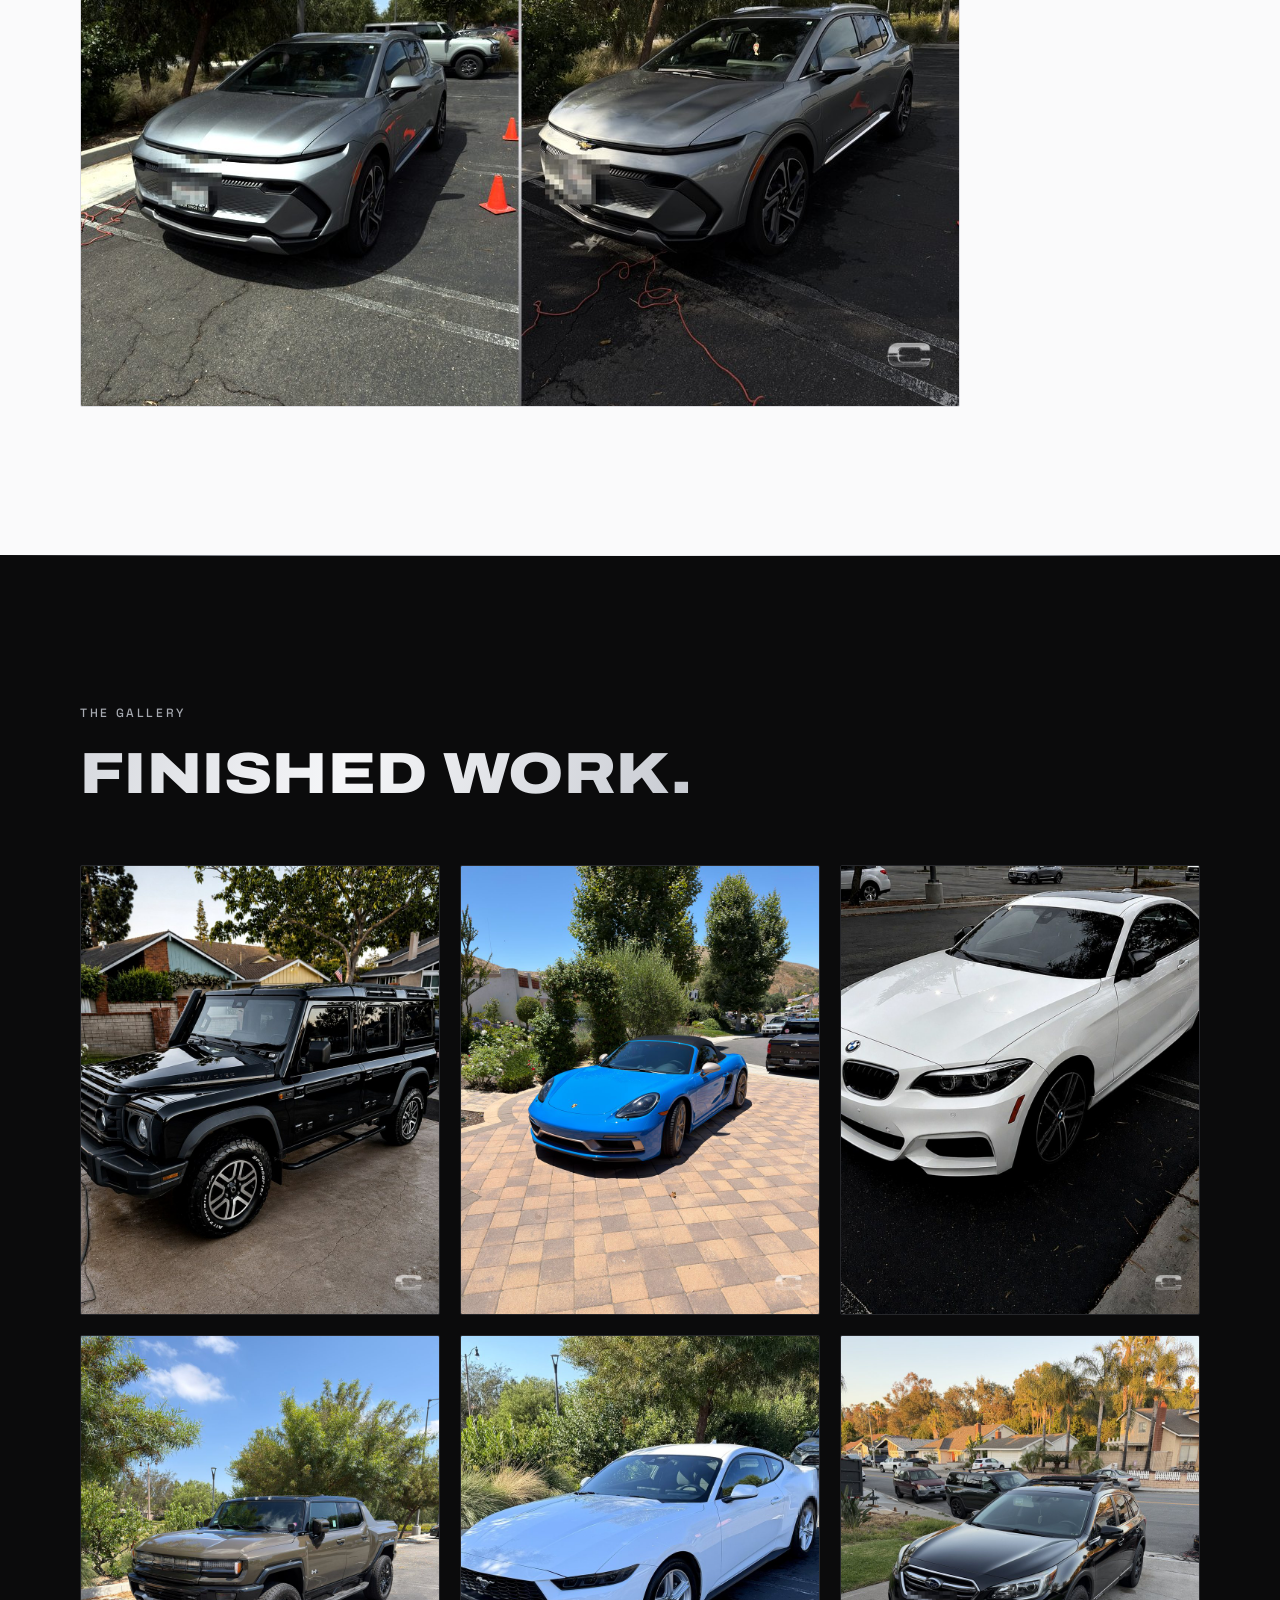
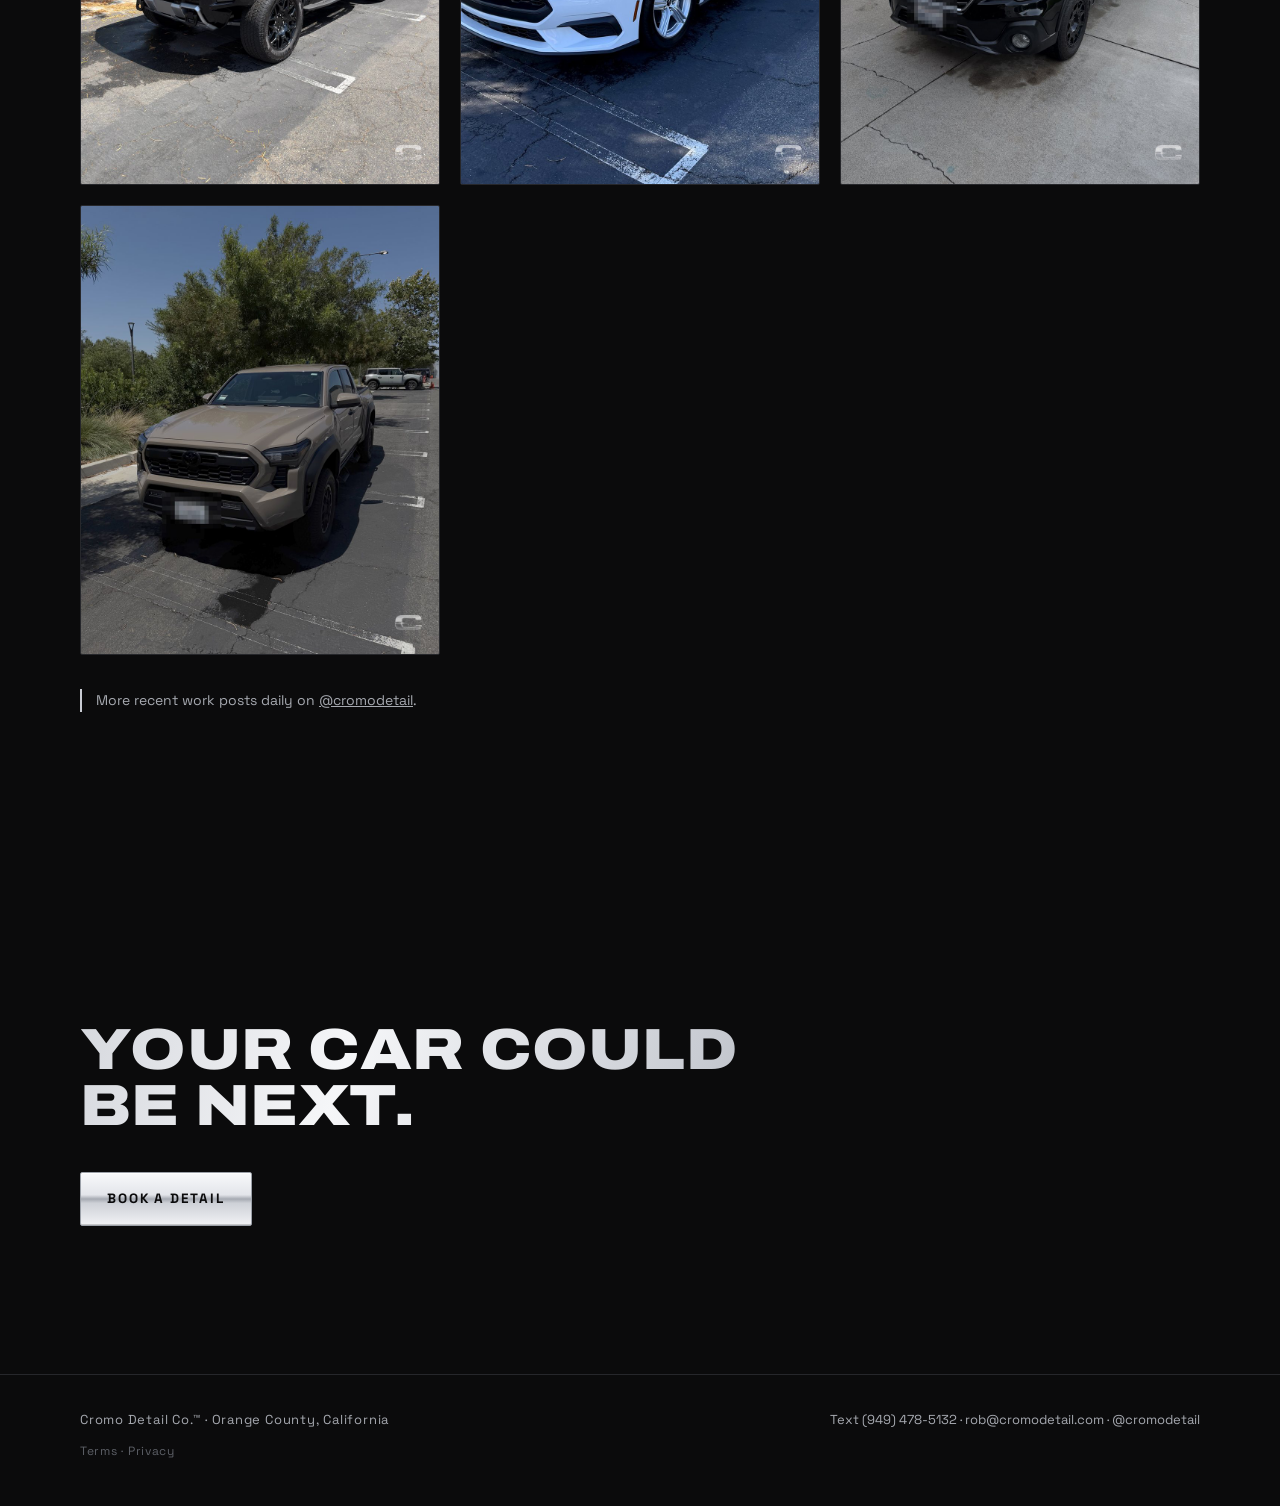
<file: gallery.html>
<!DOCTYPE html>
<html lang="en">
<head>
<meta charset="UTF-8">
<meta name="viewport" content="width=device-width, initial-scale=1">
<meta name="theme-color" content="#0b0b0c">
<title>Work — Cromo Detail Co.</title>
<meta name="description" content="Before and after detailing work by Cromo Detail Co. across Orange County.">
<link rel="preconnect" href="https://fonts.googleapis.com">
<link rel="preconnect" href="https://fonts.gstatic.com" crossorigin>
<link href="https://fonts.googleapis.com/css2?family=Archivo:ital,wdth,wght@0,62..125,100..900&family=Space+Grotesk:wght@300..700&display=swap" rel="stylesheet">
<link rel="stylesheet" href="styles.css">
<link rel="icon" href="favicon.ico" sizes="any">
<link rel="icon" type="image/png" sizes="32x32" href="icon-32.png">
<link rel="apple-touch-icon" href="icon-180.png">
<meta property="og:type" content="website">
<meta property="og:image" content="https://cromodetail.com/og.png">

</head>
<body>

<header class="nav">
  <div class="nav-in">
    <a class="logo" href="index.html">CROMO&nbsp;DETAIL&nbsp;<span class="co">CO.</span></a>
    <button class="nav-toggle" aria-expanded="false" aria-controls="nav-links">Menu</button>
    <nav class="nav-links" id="nav-links">
      <a href="services.html">Services</a>
      <a href="process.html">Process</a>
      <a href="gallery.html" aria-current="page">Work</a>
      <a href="story.html">Story</a>
      <a href="faq.html">FAQ</a>
      <a href="book.html">Book</a>
      <a class="btn btn-chrome" href="sms:+19494785132">Text us</a>
    </nav>
  </div>
</header>

<main>

  <section class="band band--black hero" style="padding-block: clamp(80px,12vw,130px) clamp(56px,8vw,90px);">
    <div class="wrap">
      <p class="eyebrow">Work</p>
      <h1 class="display chrome" style="font-size:clamp(38px,8vw,84px);">Before is the<br>argument.<br>After is proof.</h1>
    </div>
  </section>

  <hr class="rule-chrome">

  <!-- TRANSFORMATIONS -->
  <section class="band band--white">
    <div class="wrap">
      <div class="band-head reveal">
        <p class="eyebrow">Transformations</p>
        <h2 class="display">Same car.<br>Same day.</h2>
        <p class="lede">Drag the chrome line. Every pair below is one vehicle, photographed on arrival and at handoff.</p>
      </div>
      <div class="ba-wrap" style="margin-bottom: clamp(40px,6vw,64px);">
        <div class="ba-slider reveal" style="--pos:50%">
          <img class="ba-img" src="img/ba-outback-after.jpg" alt="Black Subaru Outback after detailing, golden hour gloss">
          <div class="ba-before"><img class="ba-img" src="img/ba-outback-before.jpg" alt="The same Outback before detailing, covered in droppings and dust"></div>
          <div class="ba-line" aria-hidden="true"><div class="ba-knob">&#10216;&#10217;</div></div>
          <input class="ba-range" type="range" min="0" max="100" value="50" aria-label="Drag to compare before and after">
          <span class="ba-tag ba-tag-b">Before</span><span class="ba-tag ba-tag-a">After</span>
        </div>
        <div class="reveal">
          <h3 class="display">The Outback.</h3>
          <p class="muted" style="max-width:34em;">Arrived under a season of droppings, pollen, and road film. Left in the state you can drag into view — full decontamination, deep clean, and a protected finish that caught the sunset on the way out.</p>
        </div>
      </div>
      <div class="pairs-stack">
        <div class="pair-card reveal"><img src="img/pair-grenadier.jpg" alt="Ineos Grenadier before and after detailing, full vehicle both frames" loading="lazy"></div>
        <div class="pair-card reveal"><img src="img/pair-bmw.jpg" alt="BMW coupe before and after detailing" loading="lazy"></div>
        <div class="pair-card reveal"><img src="img/pair-equinox.jpg" alt="Chevy Equinox EV before and after detailing" loading="lazy"></div>
      </div>
    </div>
  </section>

  <hr class="rule-chrome">

  <section class="band band--black">
    <div class="wrap">
      <div class="band-head reveal">
        <p class="eyebrow">The gallery</p>
        <h2 class="display chrome">Finished work.</h2>
      </div>
      <!--
        HOW TO ADD WORK:
        1. Put photos in an /img folder next to these files.
        2. Replace a placeholder slot with:
           <div class="g-slot reveal"><img src="img/tacoma-interior-after.jpg" alt="Deep-cleaned truck interior, Full Detail"></div>
        3. Best format: pair each before with its after, shot from the same angle in similar light.
      -->
      <div class="g-grid">
        <div class="g-slot reveal"><img src="img/work-grenadier.jpg" alt="Black Ineos Grenadier after a full detail — deep gloss finish" loading="lazy"></div>
        <div class="g-slot reveal"><img src="img/work-porsche.jpg" alt="Shark-blue Porsche 718 Boxster GTS after detailing" loading="lazy"></div>
        <div class="g-slot reveal"><img src="img/work-bmw.jpg" alt="White BMW coupe after detailing, paint finished glossy" loading="lazy"></div>
        <div class="g-slot reveal"><img src="img/work-hummer.jpg" alt="GMC Hummer EV pickup after detailing" loading="lazy"></div>
        <div class="g-slot reveal"><img src="img/work-mustang.jpg" alt="White Ford Mustang after detailing" loading="lazy"></div>
        <div class="g-slot reveal"><img src="img/work-outback.jpg" alt="Black Subaru Outback at golden hour after detailing" loading="lazy"></div>
        <div class="g-slot reveal"><img src="img/work-tacoma.jpg" alt="Toyota Tacoma TRD after detailing" loading="lazy"></div>
        
      </div>
      <p class="note reveal" style="margin-top:34px; color: var(--silver);">More recent work posts daily on <a href="https://instagram.com/cromodetail" rel="noopener">@cromodetail</a>.</p>
    </div>
  </section>

  <section class="band band--black cta-final">
    <div class="wrap">
      <h2 class="display chrome reveal">Your car could<br>be next.</h2>
      <div class="cta-row reveal">
        <a class="btn btn-chrome" href="book.html">Book a detail</a>
      </div>
    </div>
  </section>

</main>

<footer class="footer">
  <div class="footer-in">
    <div class="tm">Cromo Detail Co.™ · Orange County, California</div>
    <div><a href="sms:+19494785132">Text (949) 478-5132</a> · <a href="mailto:rob@cromodetail.com">rob@cromodetail.com</a> · <a href="https://instagram.com/cromodetail" rel="noopener">@cromodetail</a></div>
    <div class="footer-legal"><a href="terms.html">Terms</a> · <a href="privacy.html">Privacy</a></div>
  </div>
</footer>

<script src="script.js"></script>
</body>
</html>
</file>
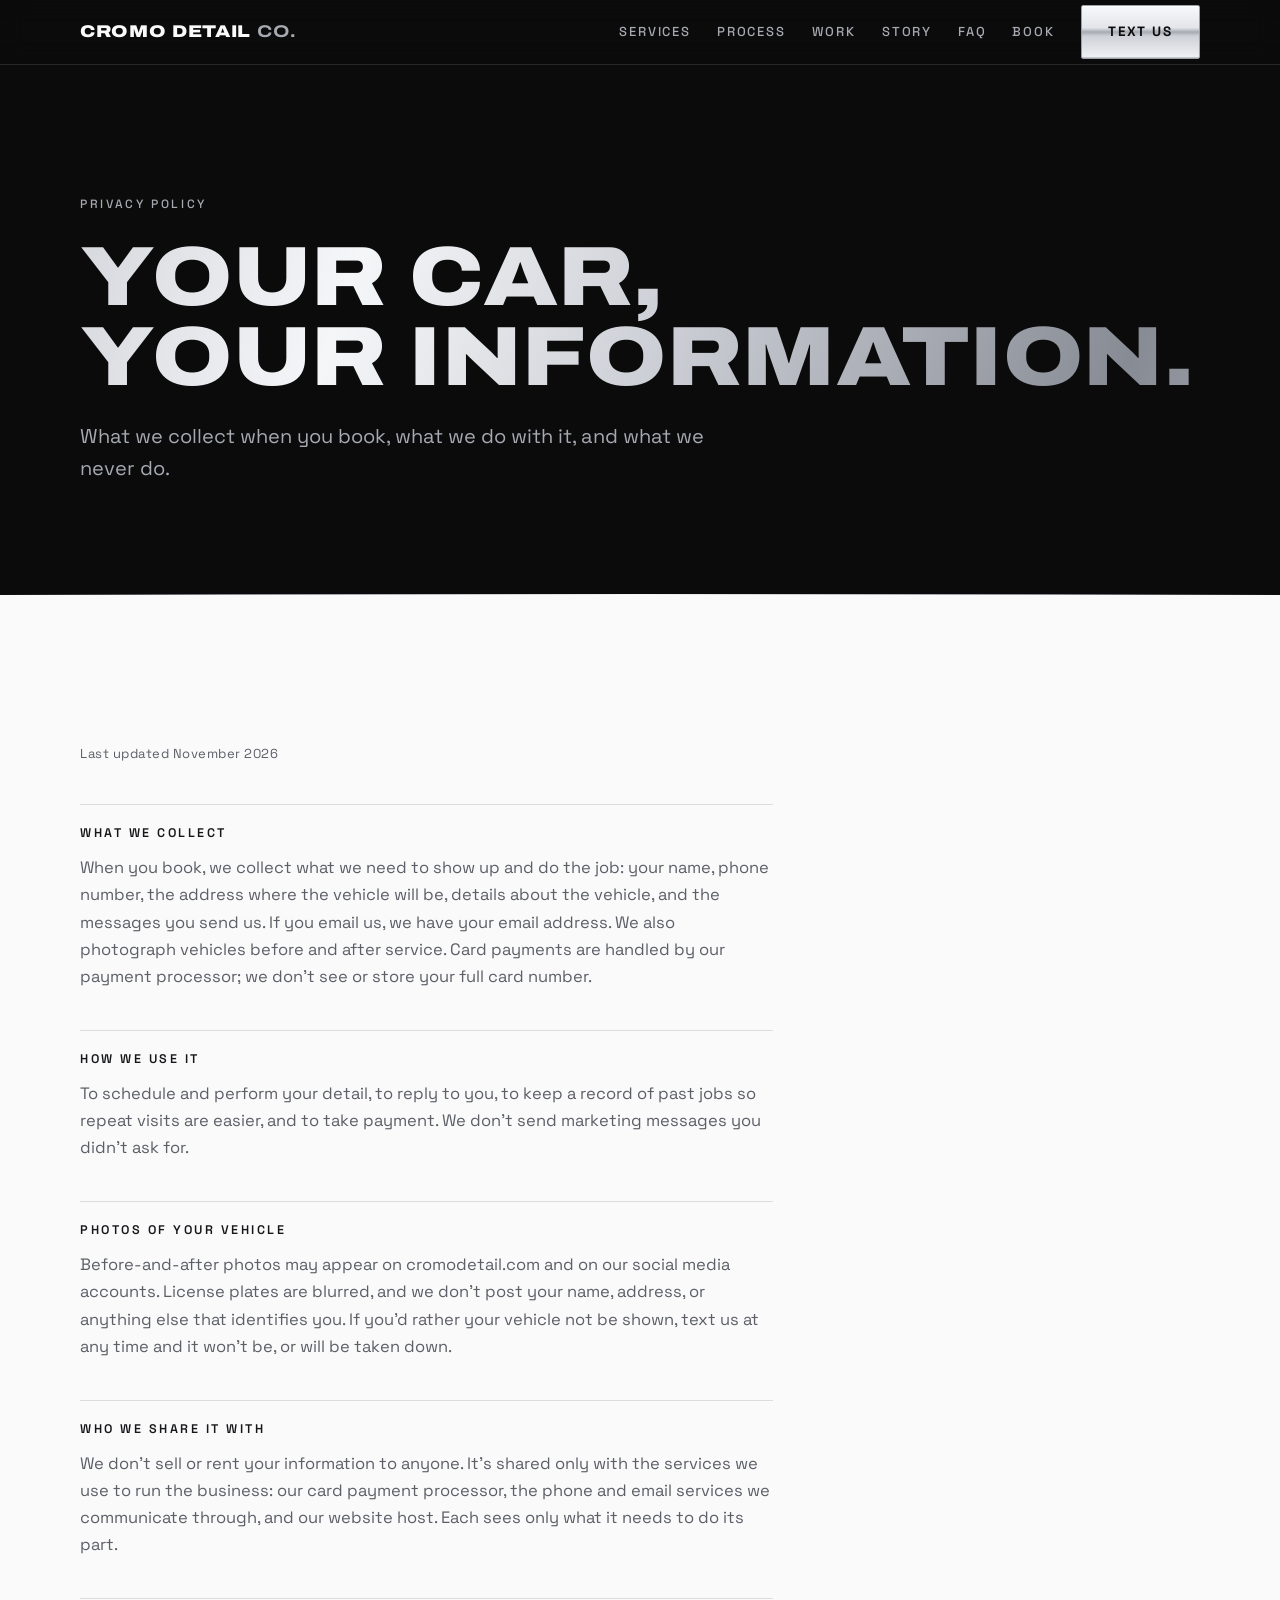
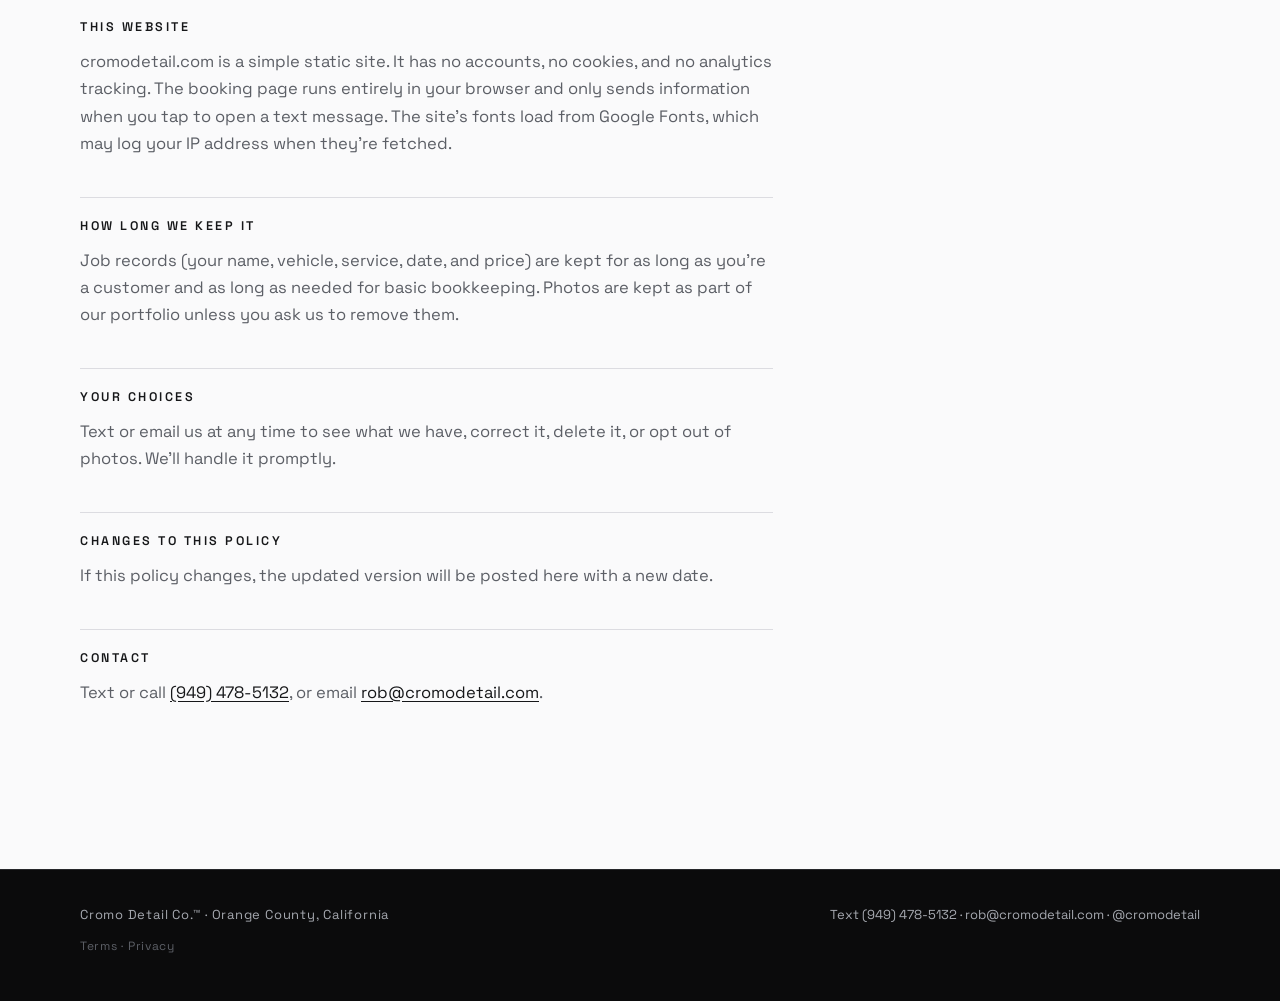
<file: privacy.html>
<!DOCTYPE html>
<html lang="en">
<head>
<meta charset="UTF-8">
<meta name="viewport" content="width=device-width, initial-scale=1">
<meta name="theme-color" content="#0b0b0c">
<title>Privacy Policy — Cromo Detail Co.</title>
<meta name="description" content="What Cromo Detail Co. collects when you book a mobile detail, how it's used, how photos of your vehicle are handled, and how to opt out.">
<link rel="preconnect" href="https://fonts.googleapis.com">
<link rel="preconnect" href="https://fonts.gstatic.com" crossorigin>
<link href="https://fonts.googleapis.com/css2?family=Archivo:ital,wdth,wght@0,62..125,100..900&family=Space+Grotesk:wght@300..700&display=swap" rel="stylesheet">
<link rel="stylesheet" href="styles.css">
<link rel="icon" href="favicon.ico" sizes="any">
<link rel="icon" type="image/png" sizes="32x32" href="icon-32.png">
<link rel="apple-touch-icon" href="icon-180.png">
<meta property="og:type" content="website">
<meta property="og:image" content="https://cromodetail.com/og.png">
</head>
<body>

<header class="nav">
  <div class="nav-in">
    <a class="logo" href="index.html">CROMO&nbsp;DETAIL&nbsp;<span class="co">CO.</span></a>
    <button class="nav-toggle" aria-expanded="false" aria-controls="nav-links">Menu</button>
    <nav class="nav-links" id="nav-links">
      <a href="services.html">Services</a>
      <a href="process.html">Process</a>
      <a href="gallery.html">Work</a>
      <a href="story.html">Story</a>
      <a href="faq.html">FAQ</a>
      <a href="book.html">Book</a>
      <a class="btn btn-chrome" href="sms:+19494785132">Text us</a>
    </nav>
  </div>
</header>

<main>

  <section class="band band--black hero" style="padding-block: clamp(80px,12vw,130px) clamp(56px,8vw,90px);">
    <div class="wrap">
      <p class="eyebrow">Privacy policy</p>
      <h1 class="display chrome" style="font-size:clamp(38px,8vw,84px);">Your car,<br>your information.</h1>
      <p class="lede muted" style="margin-top:22px;">What we collect when you book, what we do with it, and what we never do.</p>
    </div>
  </section>

  <hr class="rule-chrome">

  <section class="band band--white">
    <div class="wrap">
      <div class="legal">
        <p class="updated">Last updated November 2026</p>

        <h2>What we collect</h2>
        <p>When you book, we collect what we need to show up and do the job: your name, phone number, the address where the vehicle will be, details about the vehicle, and the messages you send us. If you email us, we have your email address. We also photograph vehicles before and after service. Card payments are handled by our payment processor; we don't see or store your full card number.</p>

        <h2>How we use it</h2>
        <p>To schedule and perform your detail, to reply to you, to keep a record of past jobs so repeat visits are easier, and to take payment. We don't send marketing messages you didn't ask for.</p>

        <h2>Photos of your vehicle</h2>
        <p>Before-and-after photos may appear on cromodetail.com and on our social media accounts. License plates are blurred, and we don't post your name, address, or anything else that identifies you. If you'd rather your vehicle not be shown, text us at any time and it won't be, or will be taken down.</p>

        <h2>Who we share it with</h2>
        <p>We don't sell or rent your information to anyone. It's shared only with the services we use to run the business: our card payment processor, the phone and email services we communicate through, and our website host. Each sees only what it needs to do its part.</p>

        <h2>This website</h2>
        <p>cromodetail.com is a simple static site. It has no accounts, no cookies, and no analytics tracking. The booking page runs entirely in your browser and only sends information when you tap to open a text message. The site's fonts load from Google Fonts, which may log your IP address when they're fetched.</p>

        <h2>How long we keep it</h2>
        <p>Job records (your name, vehicle, service, date, and price) are kept for as long as you're a customer and as long as needed for basic bookkeeping. Photos are kept as part of our portfolio unless you ask us to remove them.</p>

        <h2>Your choices</h2>
        <p>Text or email us at any time to see what we have, correct it, delete it, or opt out of photos. We'll handle it promptly.</p>

        <h2>Changes to this policy</h2>
        <p>If this policy changes, the updated version will be posted here with a new date.</p>

        <h2>Contact</h2>
        <p>Text or call <a href="tel:+19494785132">(949) 478-5132</a>, or email <a href="mailto:rob@cromodetail.com">rob@cromodetail.com</a>.</p>
      </div>
    </div>
  </section>

</main>

<footer class="footer">
  <div class="footer-in">
    <div class="tm">Cromo Detail Co.™ · Orange County, California</div>
    <div><a href="sms:+19494785132">Text (949) 478-5132</a> · <a href="mailto:rob@cromodetail.com">rob@cromodetail.com</a> · <a href="https://instagram.com/cromodetail" rel="noopener">@cromodetail</a></div>
    <div class="footer-legal"><a href="terms.html">Terms</a> · <a href="privacy.html">Privacy</a></div>
  </div>
</footer>

<script src="script.js"></script>
</body>
</html>
</file>
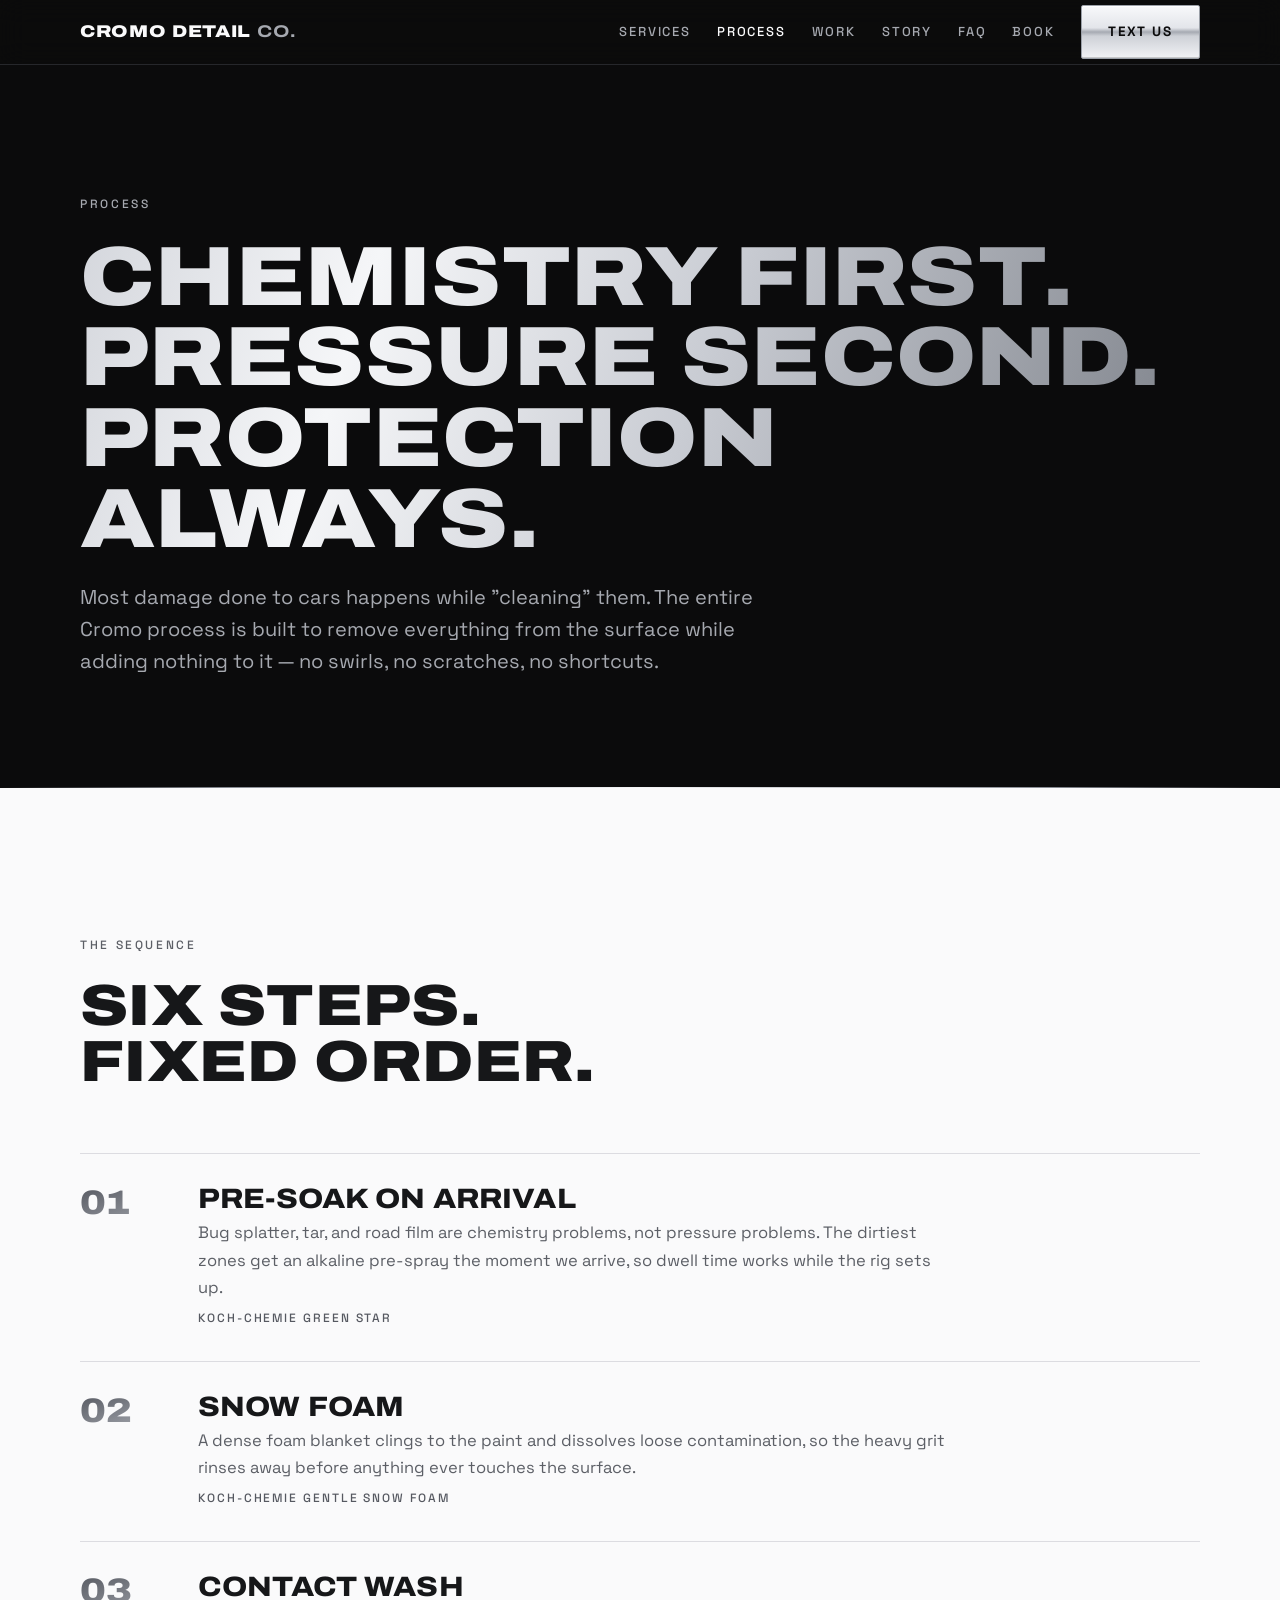
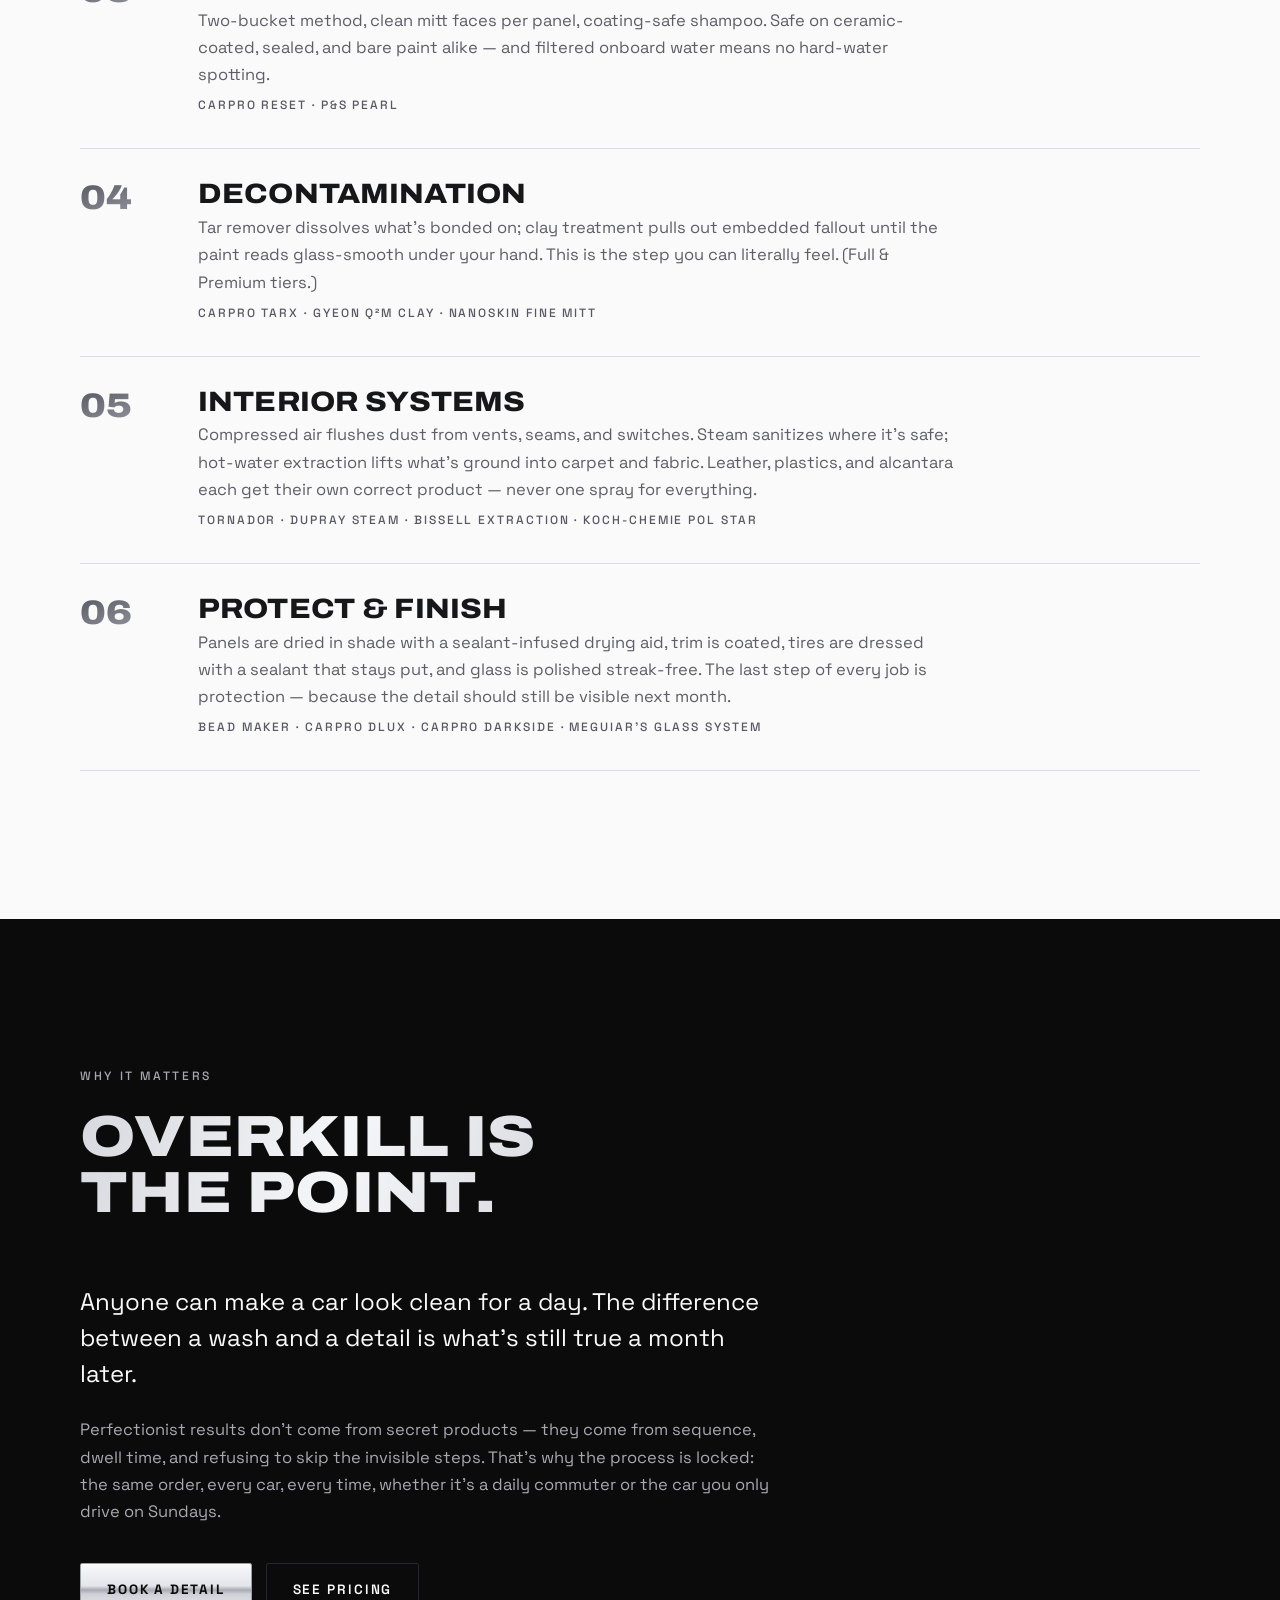
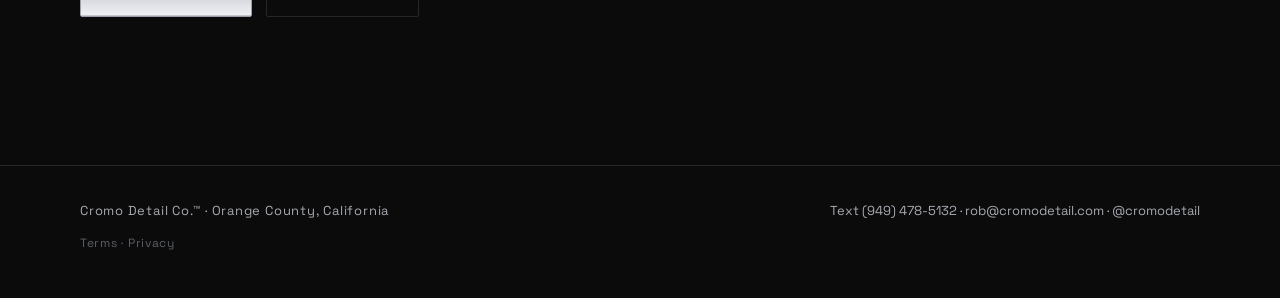
<file: process.html>
<!DOCTYPE html>
<html lang="en">
<head>
<meta charset="UTF-8">
<meta name="viewport" content="width=device-width, initial-scale=1">
<meta name="theme-color" content="#0b0b0c">
<title>The Process — Cromo Detail Co.</title>
<meta name="description" content="How Cromo details a car: chemistry before pressure, a locked sequence, and protection on every surface. The full mobile detailing process explained.">
<link rel="preconnect" href="https://fonts.googleapis.com">
<link rel="preconnect" href="https://fonts.gstatic.com" crossorigin>
<link href="https://fonts.googleapis.com/css2?family=Archivo:ital,wdth,wght@0,62..125,100..900&family=Space+Grotesk:wght@300..700&display=swap" rel="stylesheet">
<link rel="stylesheet" href="styles.css">
<link rel="icon" href="favicon.ico" sizes="any">
<link rel="icon" type="image/png" sizes="32x32" href="icon-32.png">
<link rel="apple-touch-icon" href="icon-180.png">
<meta property="og:type" content="website">
<meta property="og:image" content="https://cromodetail.com/og.png">

</head>
<body>

<header class="nav">
  <div class="nav-in">
    <a class="logo" href="index.html">CROMO&nbsp;DETAIL&nbsp;<span class="co">CO.</span></a>
    <button class="nav-toggle" aria-expanded="false" aria-controls="nav-links">Menu</button>
    <nav class="nav-links" id="nav-links">
      <a href="services.html">Services</a>
      <a href="process.html" aria-current="page">Process</a>
      <a href="gallery.html">Work</a>
      <a href="story.html">Story</a>
      <a href="faq.html">FAQ</a>
      <a href="book.html">Book</a>
      <a class="btn btn-chrome" href="sms:+19494785132">Text us</a>
    </nav>
  </div>
</header>

<main>

  <section class="band band--black hero" style="padding-block: clamp(80px,12vw,130px) clamp(56px,8vw,90px);">
    <div class="wrap">
      <p class="eyebrow">Process</p>
      <h1 class="display chrome" style="font-size:clamp(38px,8vw,84px);">Chemistry first.<br>Pressure second.<br>Protection always.</h1>
      <p class="lede muted" style="margin-top:22px;">Most damage done to cars happens while "cleaning" them. The entire Cromo process is built to remove everything from the surface while adding nothing to it — no swirls, no scratches, no shortcuts.</p>
    </div>
  </section>

  <hr class="rule-chrome">

  <section class="band band--white">
    <div class="wrap">
      <div class="band-head reveal">
        <p class="eyebrow">The sequence</p>
        <h2 class="display">Six steps.<br>Fixed order.</h2>
      </div>
      <div class="seq">
        <div class="seq-item reveal">
          <div>
            <h3 class="display">Pre-soak on arrival</h3>
            <p>Bug splatter, tar, and road film are chemistry problems, not pressure problems. The dirtiest zones get an alkaline pre-spray the moment we arrive, so dwell time works while the rig sets up.</p>
            <span class="chem">Koch-Chemie Green Star</span>
          </div>
        </div>
        <div class="seq-item reveal">
          <div>
            <h3 class="display">Snow foam</h3>
            <p>A dense foam blanket clings to the paint and dissolves loose contamination, so the heavy grit rinses away before anything ever touches the surface.</p>
            <span class="chem">Koch-Chemie Gentle Snow Foam</span>
          </div>
        </div>
        <div class="seq-item reveal">
          <div>
            <h3 class="display">Contact wash</h3>
            <p>Two-bucket method, clean mitt faces per panel, coating-safe shampoo. Safe on ceramic-coated, sealed, and bare paint alike — and filtered onboard water means no hard-water spotting.</p>
            <span class="chem">CarPro Reset · P&amp;S Pearl</span>
          </div>
        </div>
        <div class="seq-item reveal">
          <div>
            <h3 class="display">Decontamination</h3>
            <p>Tar remover dissolves what's bonded on; clay treatment pulls out embedded fallout until the paint reads glass-smooth under your hand. This is the step you can literally feel. (Full &amp; Premium tiers.)</p>
            <span class="chem">CarPro TarX · Gyeon Q²M Clay · Nanoskin fine mitt</span>
          </div>
        </div>
        <div class="seq-item reveal">
          <div>
            <h3 class="display">Interior systems</h3>
            <p>Compressed air flushes dust from vents, seams, and switches. Steam sanitizes where it's safe; hot-water extraction lifts what's ground into carpet and fabric. Leather, plastics, and alcantara each get their own correct product — never one spray for everything.</p>
            <span class="chem">Tornador · Dupray steam · Bissell extraction · Koch-Chemie Pol Star</span>
          </div>
        </div>
        <div class="seq-item reveal">
          <div>
            <h3 class="display">Protect &amp; finish</h3>
            <p>Panels are dried in shade with a sealant-infused drying aid, trim is coated, tires are dressed with a sealant that stays put, and glass is polished streak-free. The last step of every job is protection — because the detail should still be visible next month.</p>
            <span class="chem">Bead Maker · CarPro DLUX · CarPro DarkSide · Meguiar's glass system</span>
          </div>
        </div>
      </div>
    </div>
  </section>

  <section class="band band--black">
    <div class="wrap">
      <div class="band-head reveal">
        <p class="eyebrow">Why it matters</p>
        <h2 class="display chrome">Overkill is<br>the point.</h2>
      </div>
      <div class="prose reveal">
        <p class="big">Anyone can make a car look clean for a day. The difference between a wash and a detail is what's still true a month later.</p>
        <p>Perfectionist results don't come from secret products — they come from sequence, dwell time, and refusing to skip the invisible steps. That's why the process is locked: the same order, every car, every time, whether it's a daily commuter or the car you only drive on Sundays.</p>
      </div>
      <div class="cta-row reveal">
        <a class="btn btn-chrome" href="book.html">Book a detail</a>
        <a class="btn btn-ghost-dark" href="services.html">See pricing</a>
      </div>
    </div>
  </section>

</main>

<footer class="footer">
  <div class="footer-in">
    <div class="tm">Cromo Detail Co.™ · Orange County, California</div>
    <div><a href="sms:+19494785132">Text (949) 478-5132</a> · <a href="mailto:rob@cromodetail.com">rob@cromodetail.com</a> · <a href="https://instagram.com/cromodetail" rel="noopener">@cromodetail</a></div>
    <div class="footer-legal"><a href="terms.html">Terms</a> · <a href="privacy.html">Privacy</a></div>
  </div>
</footer>

<script src="script.js"></script>
</body>
</html>
</file>
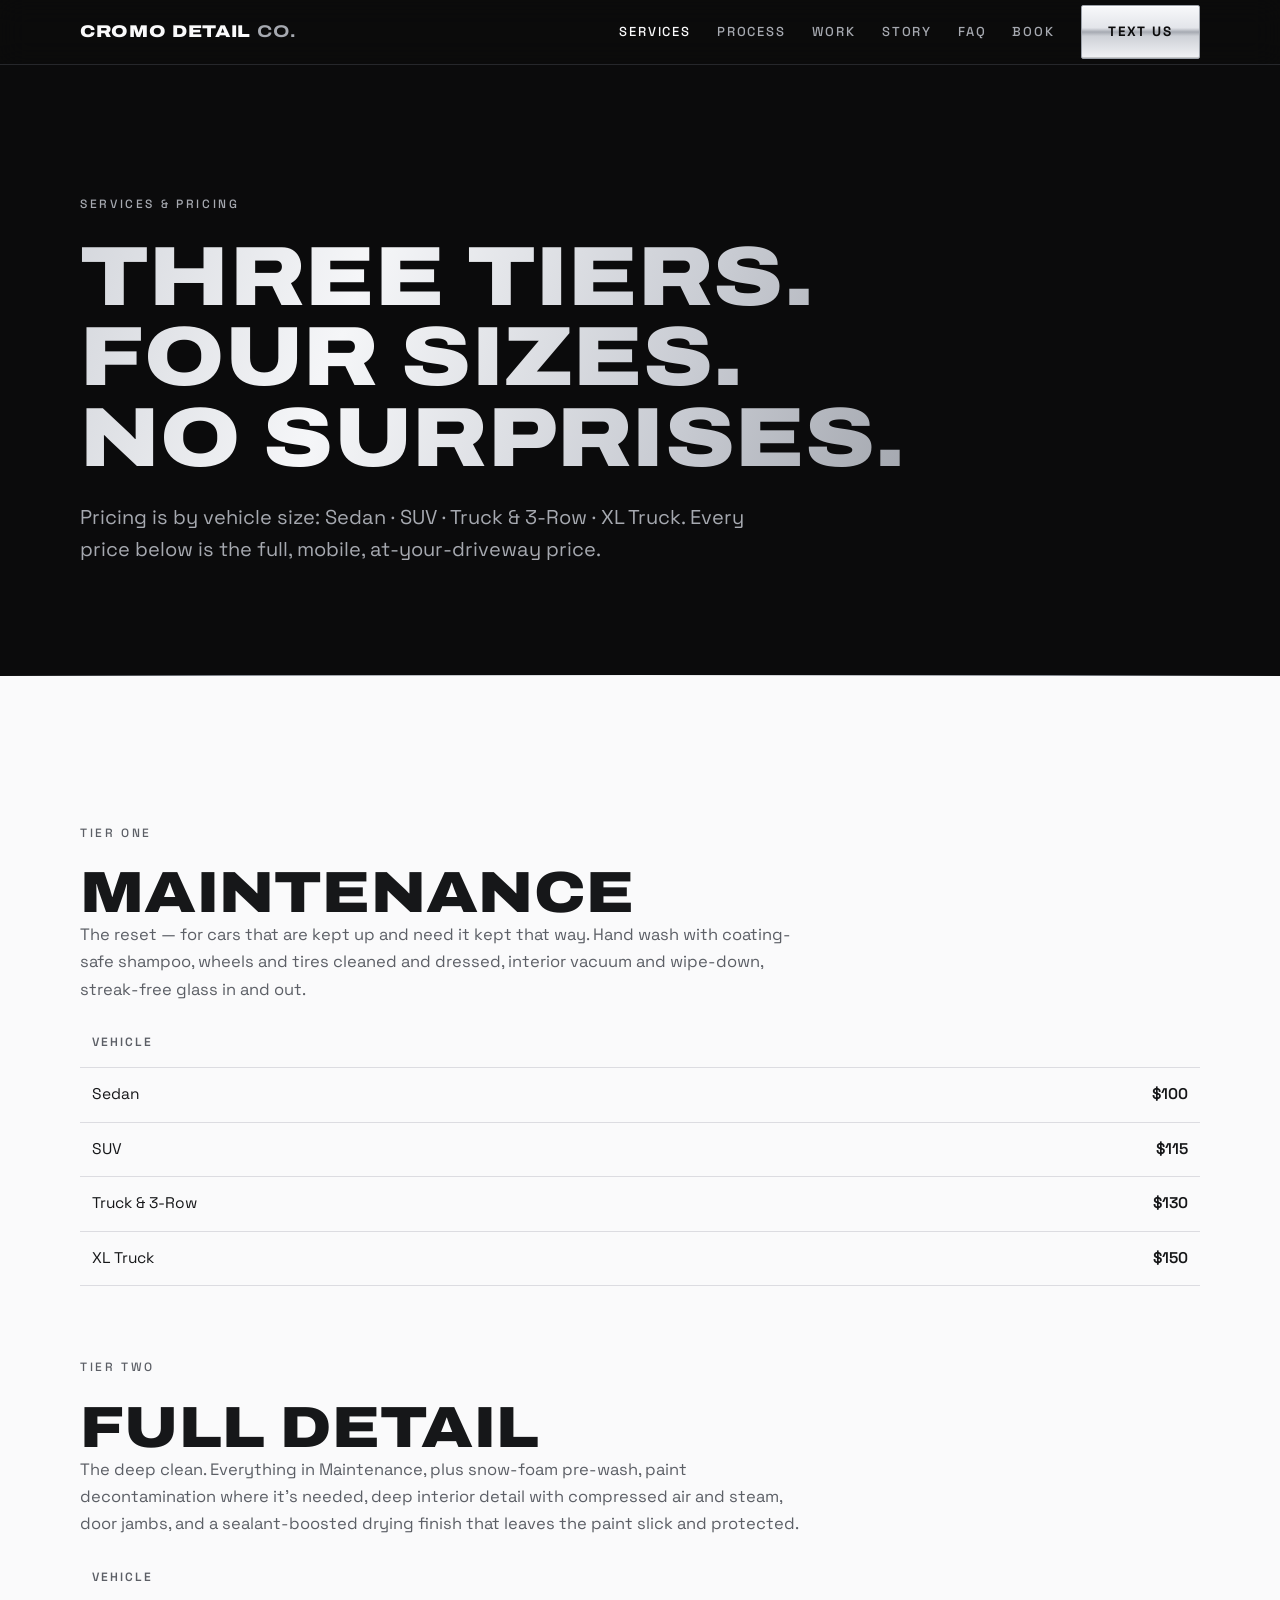
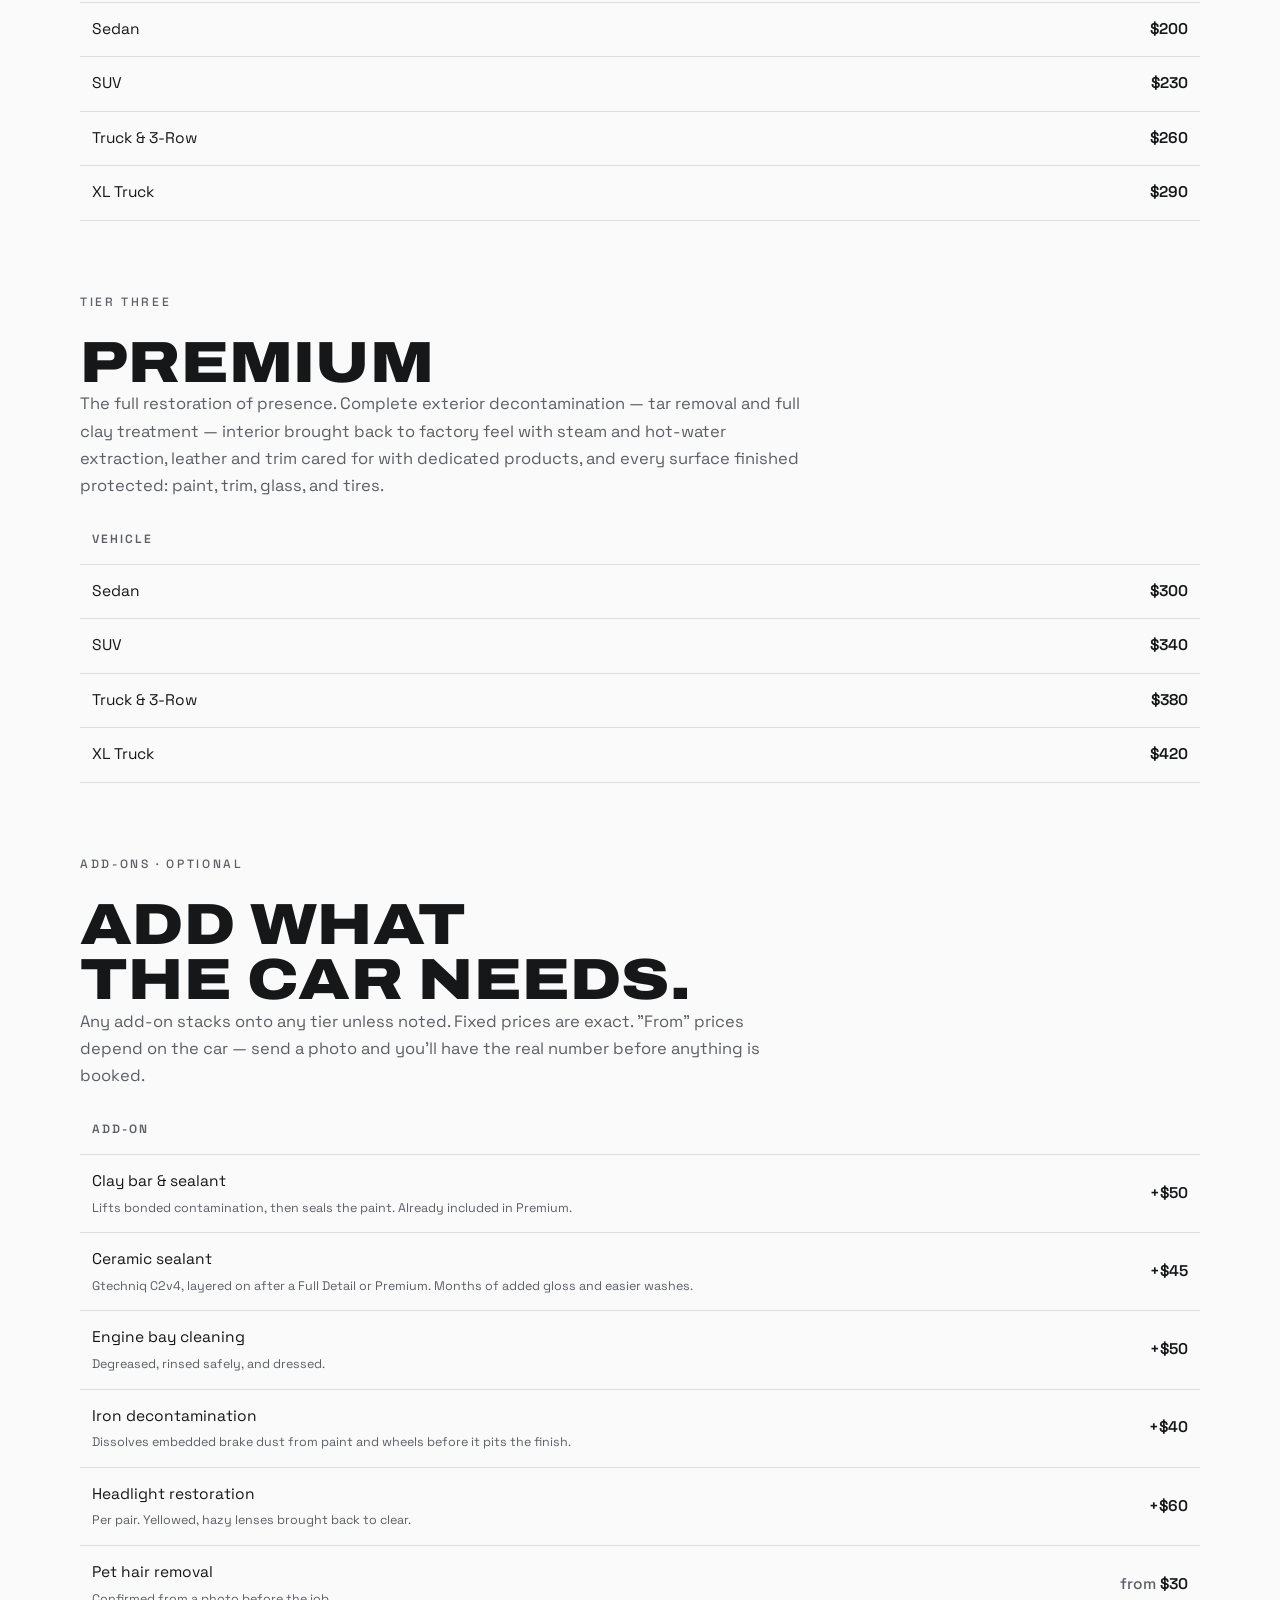
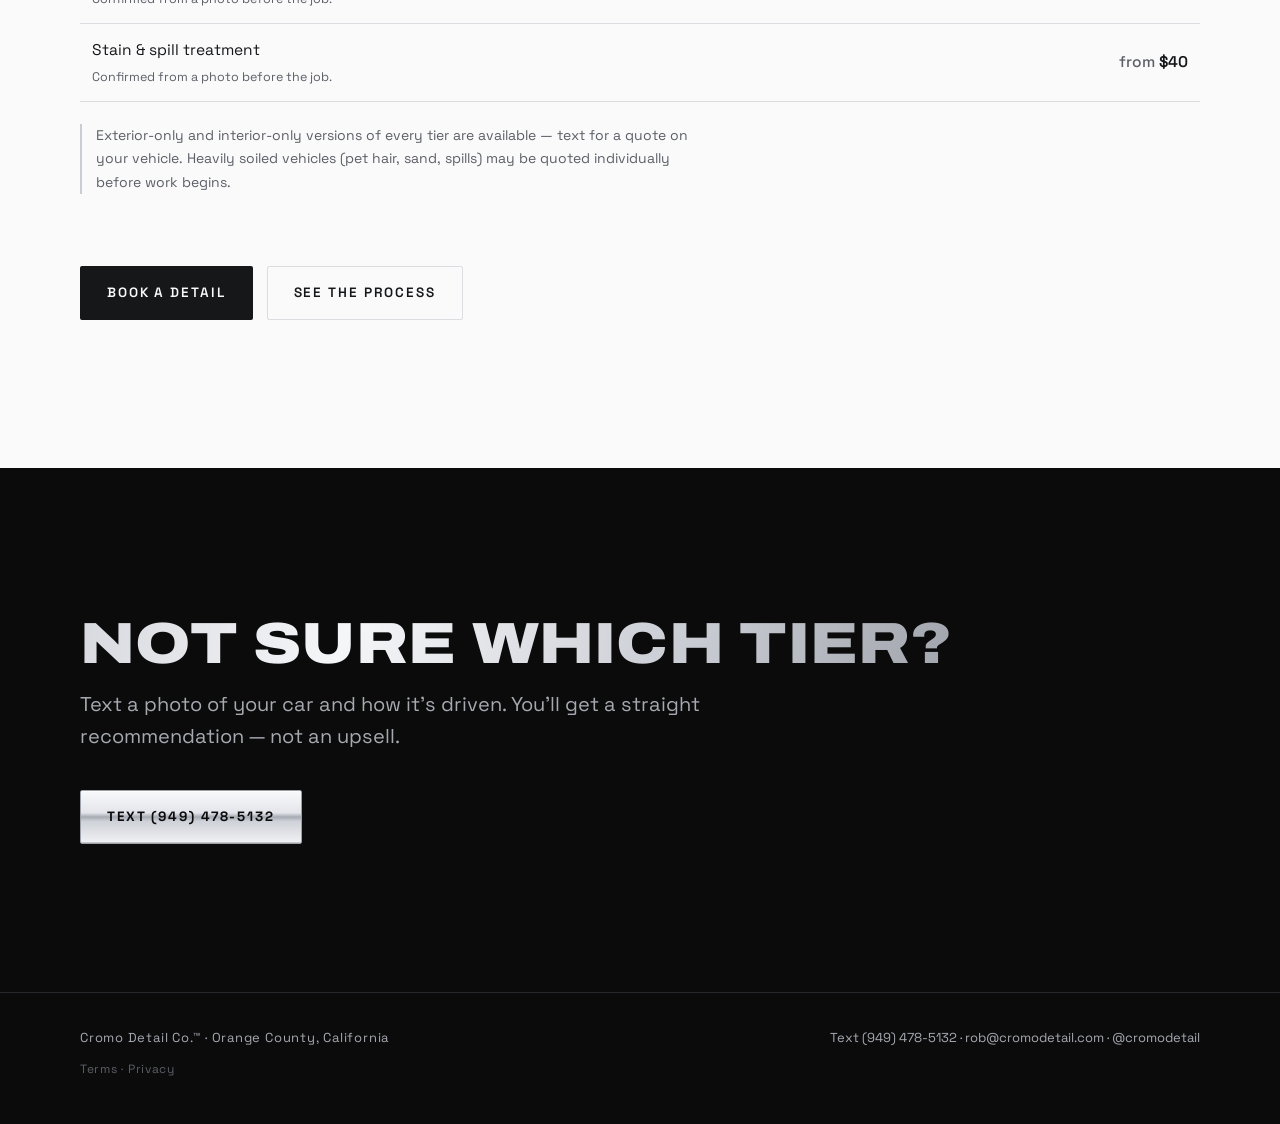
<file: services.html>
<!DOCTYPE html>
<html lang="en">
<head>
<meta charset="UTF-8">
<meta name="viewport" content="width=device-width, initial-scale=1">
<meta name="theme-color" content="#0b0b0c">
<title>Services &amp; Pricing — Cromo Detail Co.</title>
<meta name="description" content="Maintenance, Full Detail, and Premium mobile detailing across Orange County. Clear pricing by vehicle size, ceramic sealant add-on available.">
<link rel="preconnect" href="https://fonts.googleapis.com">
<link rel="preconnect" href="https://fonts.gstatic.com" crossorigin>
<link href="https://fonts.googleapis.com/css2?family=Archivo:ital,wdth,wght@0,62..125,100..900&family=Space+Grotesk:wght@300..700&display=swap" rel="stylesheet">
<link rel="stylesheet" href="styles.css">
<link rel="icon" href="favicon.ico" sizes="any">
<link rel="icon" type="image/png" sizes="32x32" href="icon-32.png">
<link rel="apple-touch-icon" href="icon-180.png">
<meta property="og:type" content="website">
<meta property="og:image" content="https://cromodetail.com/og.png">

</head>
<body>

<header class="nav">
  <div class="nav-in">
    <a class="logo" href="index.html">CROMO&nbsp;DETAIL&nbsp;<span class="co">CO.</span></a>
    <button class="nav-toggle" aria-expanded="false" aria-controls="nav-links">Menu</button>
    <nav class="nav-links" id="nav-links">
      <a href="services.html" aria-current="page">Services</a>
      <a href="process.html">Process</a>
      <a href="gallery.html">Work</a>
      <a href="story.html">Story</a>
      <a href="faq.html">FAQ</a>
      <a href="book.html">Book</a>
      <a class="btn btn-chrome" href="sms:+19494785132">Text us</a>
    </nav>
  </div>
</header>

<main>

  <section class="band band--black hero" style="padding-block: clamp(80px,12vw,130px) clamp(56px,8vw,90px);">
    <div class="wrap">
      <p class="eyebrow">Services &amp; pricing</p>
      <h1 class="display chrome" style="font-size:clamp(38px,8vw,84px);">Three tiers.<br>Four sizes.<br>No surprises.</h1>
      <p class="lede muted" style="margin-top:22px;">Pricing is by vehicle size: Sedan · SUV · Truck &amp; 3-Row · XL Truck. Every price below is the full, mobile, at-your-driveway price.</p>
    </div>
  </section>

  <hr class="rule-chrome">

  <section class="band band--white">
    <div class="wrap">

      <div class="tier-block" id="maintenance">
        <p class="eyebrow reveal">Tier one</p>
        <h2 class="display reveal">Maintenance</h2>
        <p class="reveal">The reset — for cars that are kept up and need it kept that way. Hand wash with coating-safe shampoo, wheels and tires cleaned and dressed, interior vacuum and wipe-down, streak-free glass in and out.</p>
        <table class="price-table reveal">
          <tr><th>Vehicle</th><th></th></tr>
          <tr><td>Sedan</td><td>$100</td></tr>
          <tr><td>SUV</td><td>$115</td></tr>
          <tr><td>Truck &amp; 3-Row</td><td>$130</td></tr>
          <tr><td>XL Truck</td><td>$150</td></tr>
        </table>
      </div>

      <div class="tier-block" id="full">
        <p class="eyebrow reveal">Tier two</p>
        <h2 class="display reveal">Full Detail</h2>
        <p class="reveal">The deep clean. Everything in Maintenance, plus snow-foam pre-wash, paint decontamination where it's needed, deep interior detail with compressed air and steam, door jambs, and a sealant-boosted drying finish that leaves the paint slick and protected.</p>
        <table class="price-table reveal">
          <tr><th>Vehicle</th><th></th></tr>
          <tr><td>Sedan</td><td>$200</td></tr>
          <tr><td>SUV</td><td>$230</td></tr>
          <tr><td>Truck &amp; 3-Row</td><td>$260</td></tr>
          <tr><td>XL Truck</td><td>$290</td></tr>
        </table>
      </div>

      <div class="tier-block" id="premium">
        <p class="eyebrow reveal">Tier three</p>
        <h2 class="display reveal">Premium</h2>
        <p class="reveal">The full restoration of presence. Complete exterior decontamination — tar removal and full clay treatment — interior brought back to factory feel with steam and hot-water extraction, leather and trim cared for with dedicated products, and every surface finished protected: paint, trim, glass, and tires.</p>
        <table class="price-table reveal">
          <tr><th>Vehicle</th><th></th></tr>
          <tr><td>Sedan</td><td>$300</td></tr>
          <tr><td>SUV</td><td>$340</td></tr>
          <tr><td>Truck &amp; 3-Row</td><td>$380</td></tr>
          <tr><td>XL Truck</td><td>$420</td></tr>
        </table>
      </div>

      <div class="tier-block" id="addons">
        <p class="eyebrow reveal">Add-ons · optional</p>
        <h2 class="display reveal">Add what<br>the car needs.</h2>
        <p class="reveal">Any add-on stacks onto any tier unless noted. Fixed prices are exact. "From" prices depend on the car — send a photo and you'll have the real number before anything is booked.</p>
        <table class="price-table reveal">
          <tr><th>Add-on</th><th></th></tr>
          <tr><td>Clay bar &amp; sealant<span class="sub">Lifts bonded contamination, then seals the paint. Already included in Premium.</span></td><td>+$50</td></tr>
          <tr><td>Ceramic sealant<span class="sub">Gtechniq C2v4, layered on after a Full Detail or Premium. Months of added gloss and easier washes.</span></td><td>+$45</td></tr>
          <tr><td>Engine bay cleaning<span class="sub">Degreased, rinsed safely, and dressed.</span></td><td>+$50</td></tr>
          <tr><td>Iron decontamination<span class="sub">Dissolves embedded brake dust from paint and wheels before it pits the finish.</span></td><td>+$40</td></tr>
          <tr><td>Headlight restoration<span class="sub">Per pair. Yellowed, hazy lenses brought back to clear.</span></td><td>+$60</td></tr>
          <tr><td>Pet hair removal<span class="sub">Confirmed from a photo before the job.</span></td><td class="from">from <b>$30</b></td></tr>
          <tr><td>Stain &amp; spill treatment<span class="sub">Confirmed from a photo before the job.</span></td><td class="from">from <b>$40</b></td></tr>
        </table>
        <p class="note reveal" style="margin-top:22px;">Exterior-only and interior-only versions of every tier are available — text for a quote on your vehicle. Heavily soiled vehicles (pet hair, sand, spills) may be quoted individually before work begins.</p>
      </div>

      <div class="cta-row reveal">
        <a class="btn btn-ink" href="book.html">Book a detail</a>
        <a class="btn btn-ghost-light" href="process.html">See the process</a>
      </div>

    </div>
  </section>

  <section class="band band--black cta-final">
    <div class="wrap">
      <h2 class="display chrome reveal">Not sure which tier?</h2>
      <p class="lede muted reveal" style="margin-top:16px;">Text a photo of your car and how it's driven. You'll get a straight recommendation — not an upsell.</p>
      <div class="cta-row reveal">
        <a class="btn btn-chrome" href="sms:+19494785132">Text (949) 478-5132</a>
      </div>
    </div>
  </section>

</main>

<footer class="footer">
  <div class="footer-in">
    <div class="tm">Cromo Detail Co.™ · Orange County, California</div>
    <div><a href="sms:+19494785132">Text (949) 478-5132</a> · <a href="mailto:rob@cromodetail.com">rob@cromodetail.com</a> · <a href="https://instagram.com/cromodetail" rel="noopener">@cromodetail</a></div>
    <div class="footer-legal"><a href="terms.html">Terms</a> · <a href="privacy.html">Privacy</a></div>
  </div>
</footer>

<script src="script.js"></script>
</body>
</html>
</file>
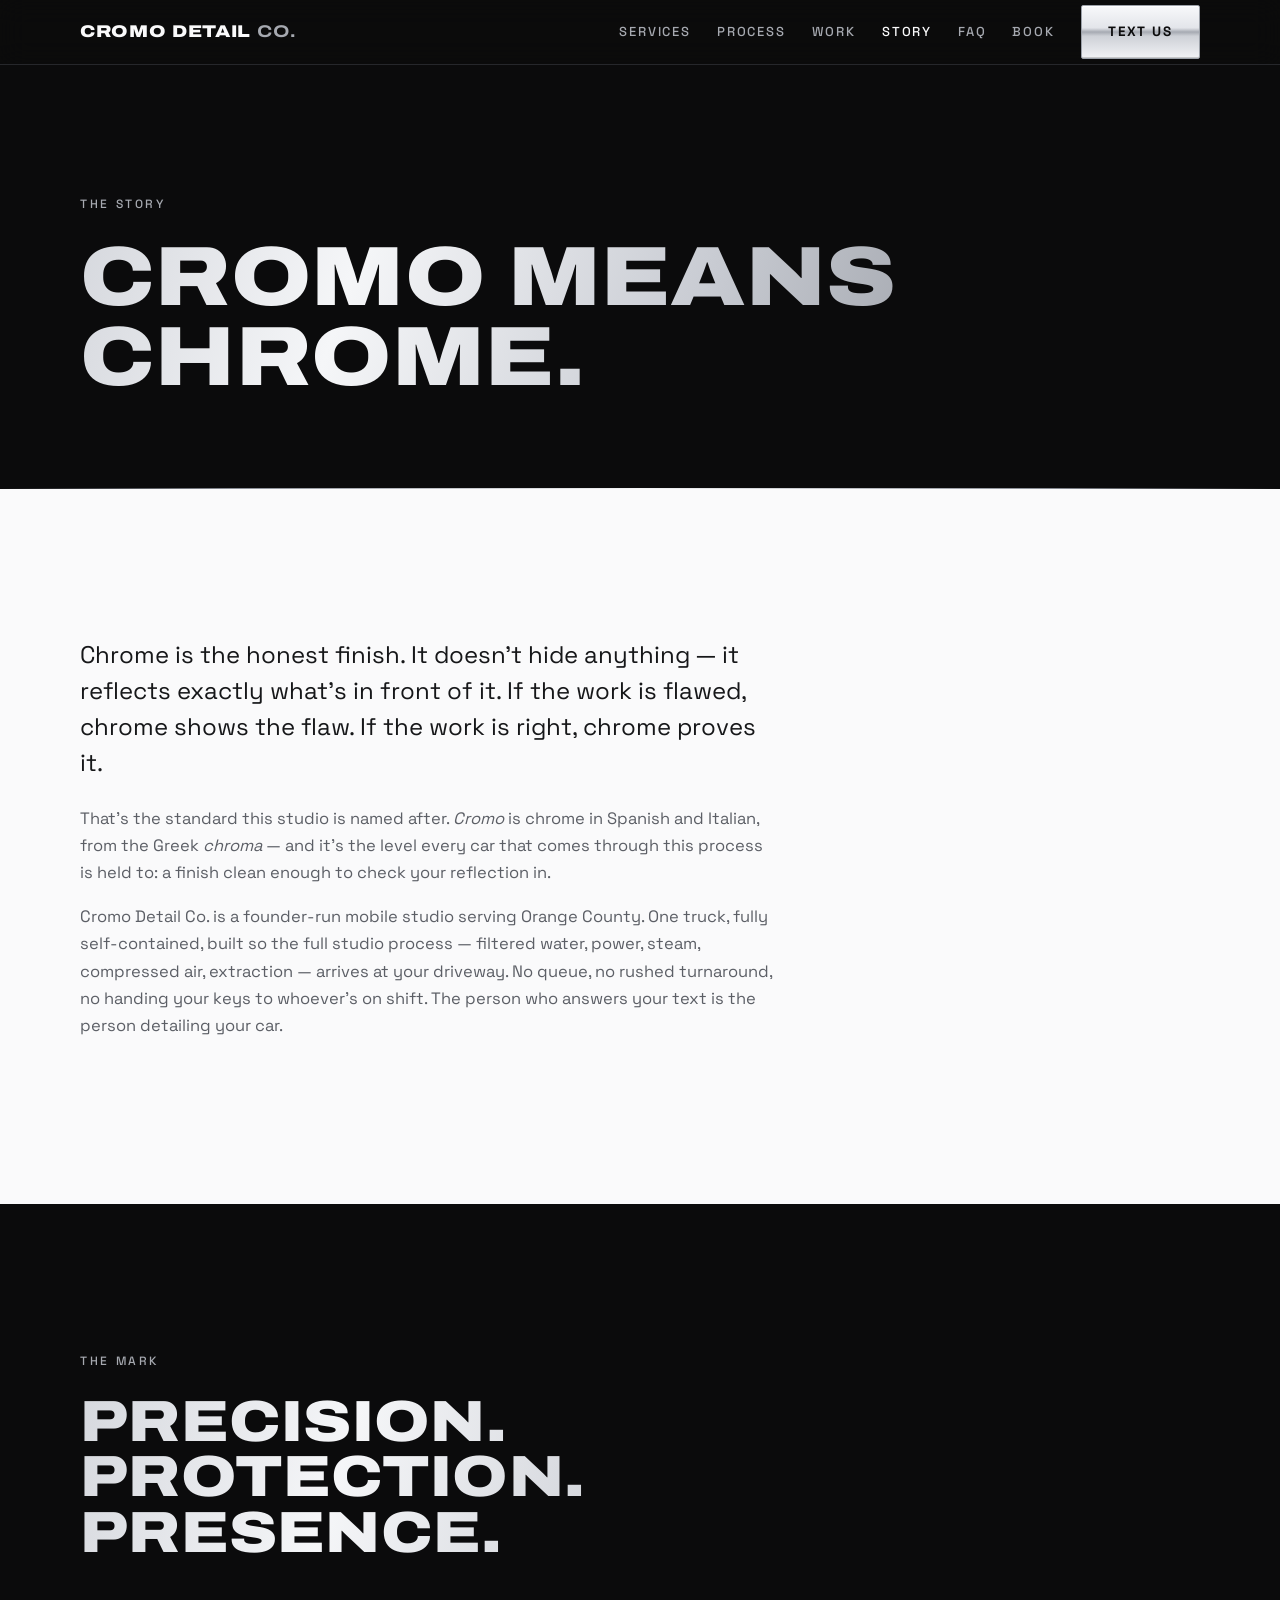
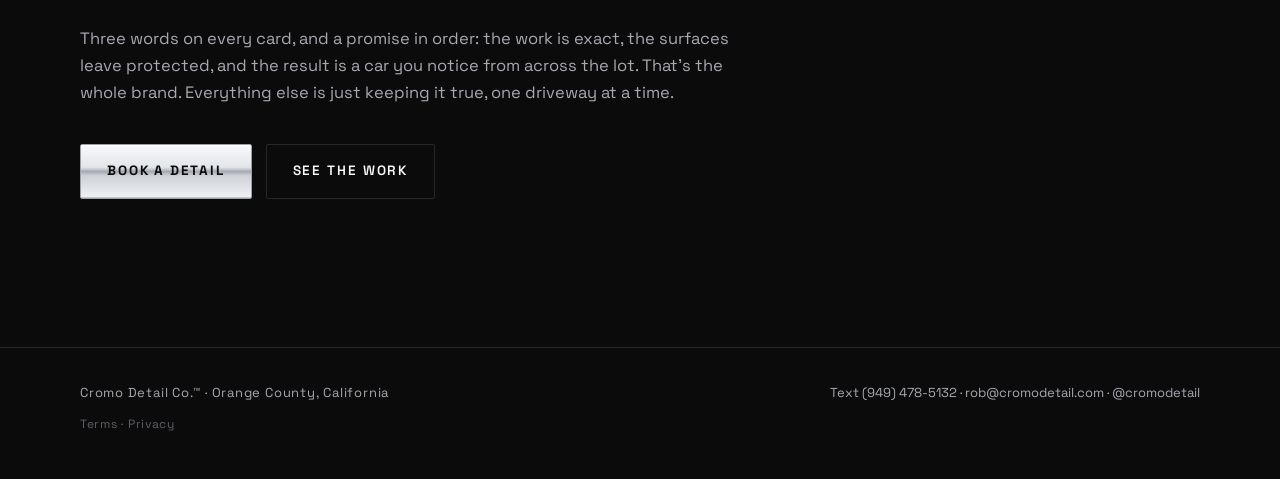
<file: story.html>
<!DOCTYPE html>
<html lang="en">
<head>
<meta charset="UTF-8">
<meta name="viewport" content="width=device-width, initial-scale=1">
<meta name="theme-color" content="#0b0b0c">
<title>The Story — Cromo Detail Co.</title>
<meta name="description" content="Cromo means chrome. The story of an Orange County mobile detailing studio built on one standard.">
<link rel="preconnect" href="https://fonts.googleapis.com">
<link rel="preconnect" href="https://fonts.gstatic.com" crossorigin>
<link href="https://fonts.googleapis.com/css2?family=Archivo:ital,wdth,wght@0,62..125,100..900&family=Space+Grotesk:wght@300..700&display=swap" rel="stylesheet">
<link rel="stylesheet" href="styles.css">
<link rel="icon" href="favicon.ico" sizes="any">
<link rel="icon" type="image/png" sizes="32x32" href="icon-32.png">
<link rel="apple-touch-icon" href="icon-180.png">
<meta property="og:type" content="website">
<meta property="og:image" content="https://cromodetail.com/og.png">

</head>
<body>

<header class="nav">
  <div class="nav-in">
    <a class="logo" href="index.html">CROMO&nbsp;DETAIL&nbsp;<span class="co">CO.</span></a>
    <button class="nav-toggle" aria-expanded="false" aria-controls="nav-links">Menu</button>
    <nav class="nav-links" id="nav-links">
      <a href="services.html">Services</a>
      <a href="process.html">Process</a>
      <a href="gallery.html">Work</a>
      <a href="story.html" aria-current="page">Story</a>
      <a href="faq.html">FAQ</a>
      <a href="book.html">Book</a>
      <a class="btn btn-chrome" href="sms:+19494785132">Text us</a>
    </nav>
  </div>
</header>

<main>

  <section class="band band--black hero" style="padding-block: clamp(80px,12vw,130px) clamp(56px,8vw,90px);">
    <div class="wrap">
      <p class="eyebrow">The story</p>
      <h1 class="display chrome" style="font-size:clamp(38px,8vw,84px);">Cromo means<br>chrome.</h1>
    </div>
  </section>

  <hr class="rule-chrome">

  <section class="band band--white">
    <div class="wrap">
      <div class="prose">
        <p class="big reveal">Chrome is the honest finish. It doesn't hide anything — it reflects exactly what's in front of it. If the work is flawed, chrome shows the flaw. If the work is right, chrome proves it.</p>
        <p class="reveal">That's the standard this studio is named after. <em>Cromo</em> is chrome in Spanish and Italian, from the Greek <em>chroma</em> — and it's the level every car that comes through this process is held to: a finish clean enough to check your reflection in.</p>
        <p class="reveal">Cromo Detail Co. is a founder-run mobile studio serving Orange County. One truck, fully self-contained, built so the full studio process — filtered water, power, steam, compressed air, extraction — arrives at your driveway. No queue, no rushed turnaround, no handing your keys to whoever's on shift. The person who answers your text is the person detailing your car.</p>
      </div>
    </div>
  </section>

  <section class="band band--black">
    <div class="wrap">
      <div class="band-head reveal">
        <p class="eyebrow">The mark</p>
        <h2 class="display chrome">Precision.<br>Protection.<br>Presence.</h2>
      </div>
      <div class="prose reveal">
        <p>Three words on every card, and a promise in order: the work is exact, the surfaces leave protected, and the result is a car you notice from across the lot. That's the whole brand. Everything else is just keeping it true, one driveway at a time.</p>
      </div>
      <div class="cta-row reveal">
        <a class="btn btn-chrome" href="book.html">Book a detail</a>
        <a class="btn btn-ghost-dark" href="gallery.html">See the work</a>
      </div>
    </div>
  </section>

</main>

<footer class="footer">
  <div class="footer-in">
    <div class="tm">Cromo Detail Co.™ · Orange County, California</div>
    <div><a href="sms:+19494785132">Text (949) 478-5132</a> · <a href="mailto:rob@cromodetail.com">rob@cromodetail.com</a> · <a href="https://instagram.com/cromodetail" rel="noopener">@cromodetail</a></div>
    <div class="footer-legal"><a href="terms.html">Terms</a> · <a href="privacy.html">Privacy</a></div>
  </div>
</footer>

<script src="script.js"></script>
</body>
</html>
</file>
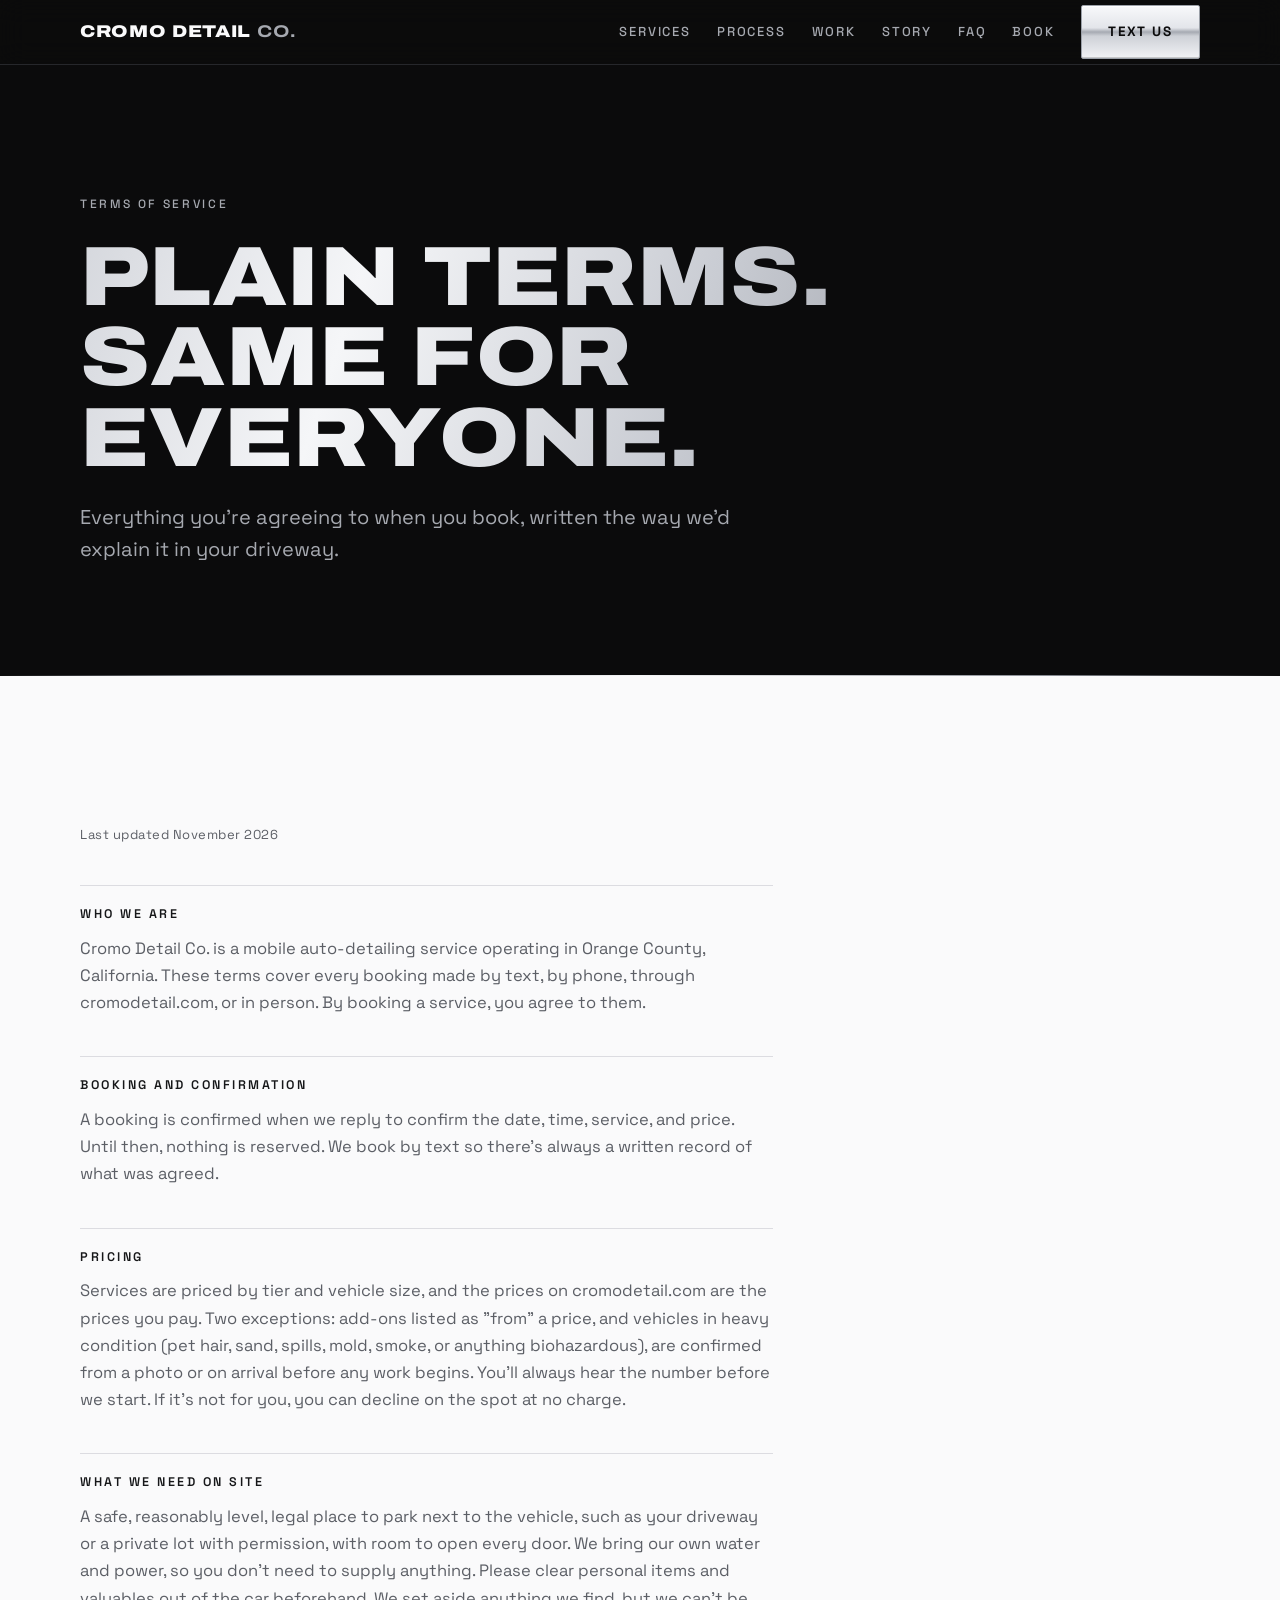
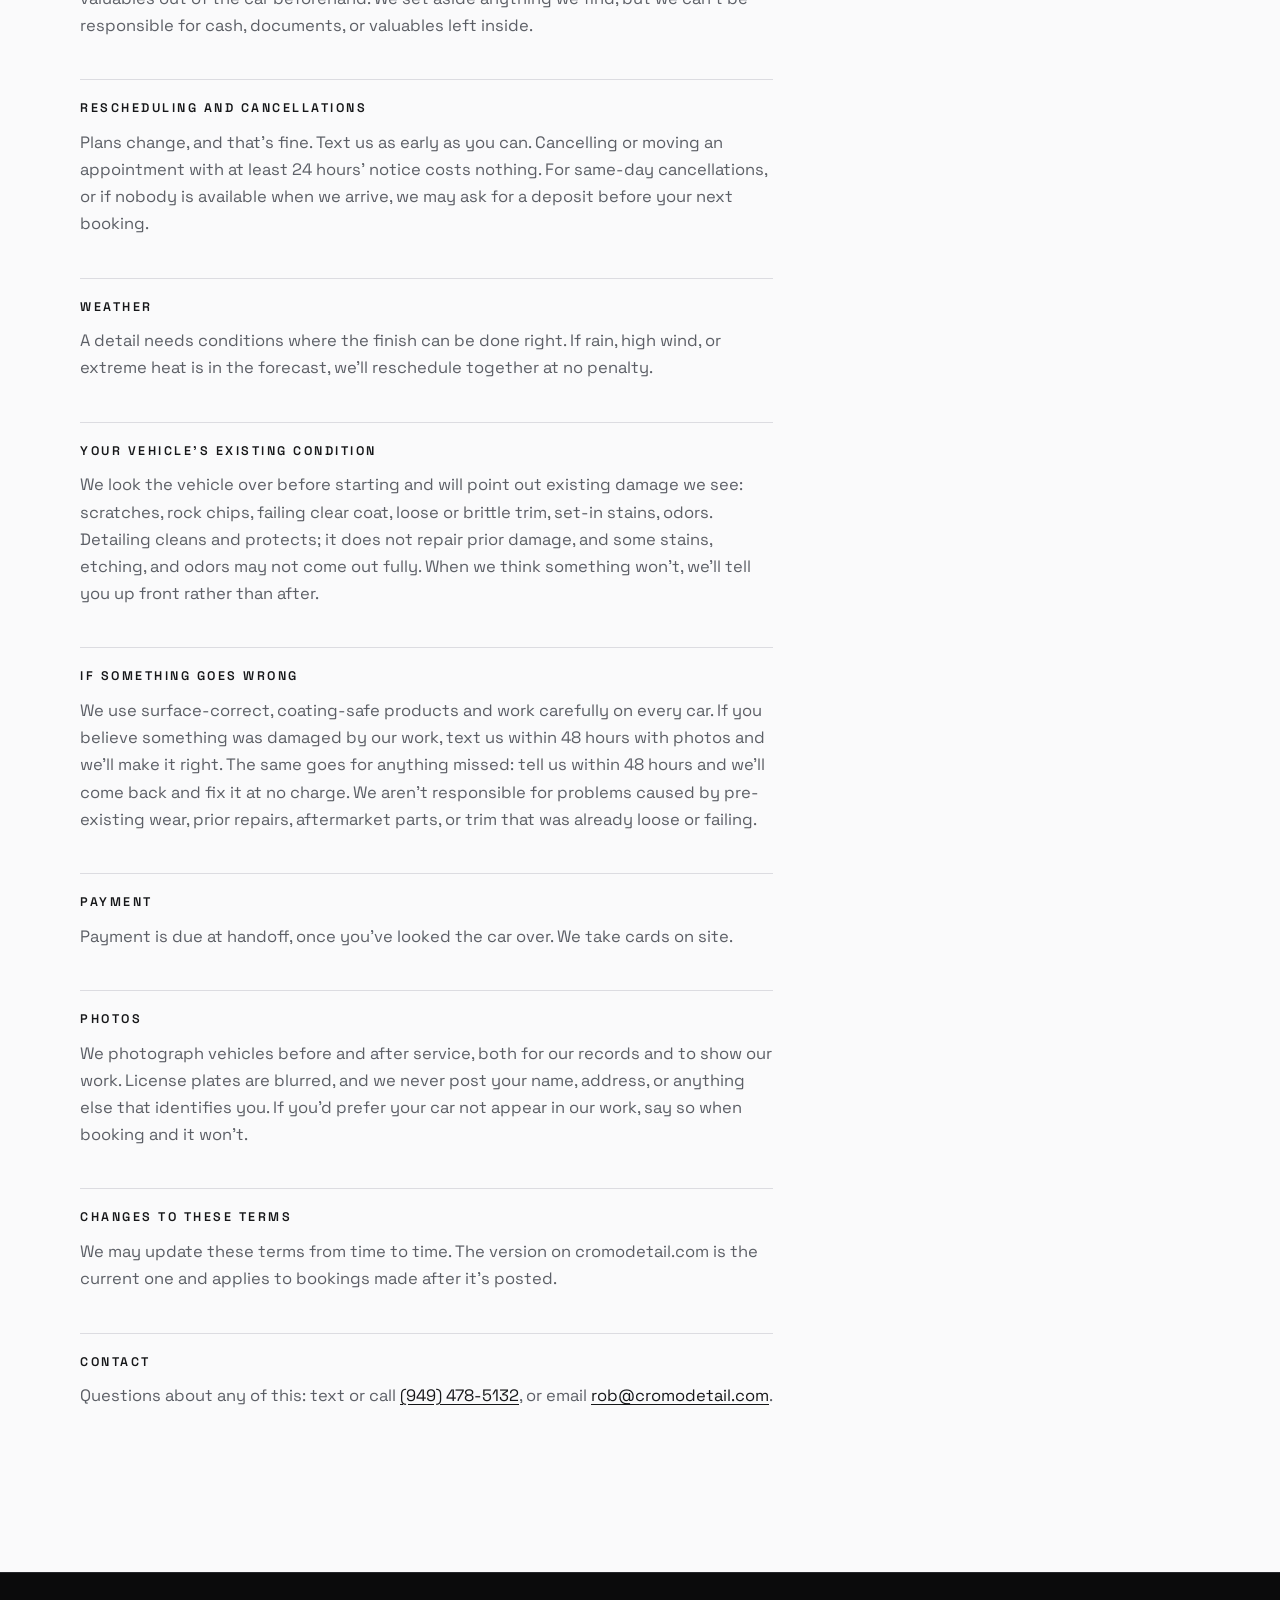
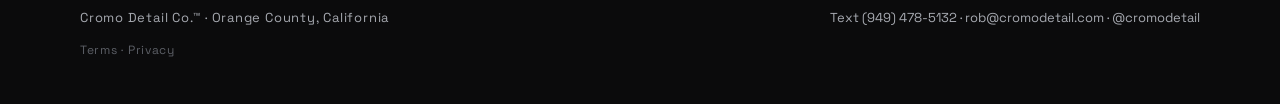
<file: terms.html>
<!DOCTYPE html>
<html lang="en">
<head>
<meta charset="UTF-8">
<meta name="viewport" content="width=device-width, initial-scale=1">
<meta name="theme-color" content="#0b0b0c">
<title>Terms of Service — Cromo Detail Co.</title>
<meta name="description" content="The terms for booking a mobile detail with Cromo Detail Co. in Orange County: pricing, scheduling, cancellations, weather, vehicle condition, and payment.">
<link rel="preconnect" href="https://fonts.googleapis.com">
<link rel="preconnect" href="https://fonts.gstatic.com" crossorigin>
<link href="https://fonts.googleapis.com/css2?family=Archivo:ital,wdth,wght@0,62..125,100..900&family=Space+Grotesk:wght@300..700&display=swap" rel="stylesheet">
<link rel="stylesheet" href="styles.css">
<link rel="icon" href="favicon.ico" sizes="any">
<link rel="icon" type="image/png" sizes="32x32" href="icon-32.png">
<link rel="apple-touch-icon" href="icon-180.png">
<meta property="og:type" content="website">
<meta property="og:image" content="https://cromodetail.com/og.png">
</head>
<body>

<header class="nav">
  <div class="nav-in">
    <a class="logo" href="index.html">CROMO&nbsp;DETAIL&nbsp;<span class="co">CO.</span></a>
    <button class="nav-toggle" aria-expanded="false" aria-controls="nav-links">Menu</button>
    <nav class="nav-links" id="nav-links">
      <a href="services.html">Services</a>
      <a href="process.html">Process</a>
      <a href="gallery.html">Work</a>
      <a href="story.html">Story</a>
      <a href="faq.html">FAQ</a>
      <a href="book.html">Book</a>
      <a class="btn btn-chrome" href="sms:+19494785132">Text us</a>
    </nav>
  </div>
</header>

<main>

  <section class="band band--black hero" style="padding-block: clamp(80px,12vw,130px) clamp(56px,8vw,90px);">
    <div class="wrap">
      <p class="eyebrow">Terms of service</p>
      <h1 class="display chrome" style="font-size:clamp(38px,8vw,84px);">Plain terms.<br>Same for everyone.</h1>
      <p class="lede muted" style="margin-top:22px;">Everything you're agreeing to when you book, written the way we'd explain it in your driveway.</p>
    </div>
  </section>

  <hr class="rule-chrome">

  <section class="band band--white">
    <div class="wrap">
      <div class="legal">
        <p class="updated">Last updated November 2026</p>

        <h2>Who we are</h2>
        <p>Cromo Detail Co. is a mobile auto-detailing service operating in Orange County, California. These terms cover every booking made by text, by phone, through cromodetail.com, or in person. By booking a service, you agree to them.</p>

        <h2>Booking and confirmation</h2>
        <p>A booking is confirmed when we reply to confirm the date, time, service, and price. Until then, nothing is reserved. We book by text so there's always a written record of what was agreed.</p>

        <h2>Pricing</h2>
        <p>Services are priced by tier and vehicle size, and the prices on cromodetail.com are the prices you pay. Two exceptions: add-ons listed as "from" a price, and vehicles in heavy condition (pet hair, sand, spills, mold, smoke, or anything biohazardous), are confirmed from a photo or on arrival before any work begins. You'll always hear the number before we start. If it's not for you, you can decline on the spot at no charge.</p>

        <h2>What we need on site</h2>
        <p>A safe, reasonably level, legal place to park next to the vehicle, such as your driveway or a private lot with permission, with room to open every door. We bring our own water and power, so you don't need to supply anything. Please clear personal items and valuables out of the car beforehand. We set aside anything we find, but we can't be responsible for cash, documents, or valuables left inside.</p>

        <h2>Rescheduling and cancellations</h2>
        <p>Plans change, and that's fine. Text us as early as you can. Cancelling or moving an appointment with at least 24 hours' notice costs nothing. For same-day cancellations, or if nobody is available when we arrive, we may ask for a deposit before your next booking.</p>

        <h2>Weather</h2>
        <p>A detail needs conditions where the finish can be done right. If rain, high wind, or extreme heat is in the forecast, we'll reschedule together at no penalty.</p>

        <h2>Your vehicle's existing condition</h2>
        <p>We look the vehicle over before starting and will point out existing damage we see: scratches, rock chips, failing clear coat, loose or brittle trim, set-in stains, odors. Detailing cleans and protects; it does not repair prior damage, and some stains, etching, and odors may not come out fully. When we think something won't, we'll tell you up front rather than after.</p>

        <h2>If something goes wrong</h2>
        <p>We use surface-correct, coating-safe products and work carefully on every car. If you believe something was damaged by our work, text us within 48 hours with photos and we'll make it right. The same goes for anything missed: tell us within 48 hours and we'll come back and fix it at no charge. We aren't responsible for problems caused by pre-existing wear, prior repairs, aftermarket parts, or trim that was already loose or failing.</p>

        <h2>Payment</h2>
        <p>Payment is due at handoff, once you've looked the car over. We take cards on site.</p>

        <h2>Photos</h2>
        <p>We photograph vehicles before and after service, both for our records and to show our work. License plates are blurred, and we never post your name, address, or anything else that identifies you. If you'd prefer your car not appear in our work, say so when booking and it won't.</p>

        <h2>Changes to these terms</h2>
        <p>We may update these terms from time to time. The version on cromodetail.com is the current one and applies to bookings made after it's posted.</p>

        <h2>Contact</h2>
        <p>Questions about any of this: text or call <a href="tel:+19494785132">(949) 478-5132</a>, or email <a href="mailto:rob@cromodetail.com">rob@cromodetail.com</a>.</p>
      </div>
    </div>
  </section>

</main>

<footer class="footer">
  <div class="footer-in">
    <div class="tm">Cromo Detail Co.™ · Orange County, California</div>
    <div><a href="sms:+19494785132">Text (949) 478-5132</a> · <a href="mailto:rob@cromodetail.com">rob@cromodetail.com</a> · <a href="https://instagram.com/cromodetail" rel="noopener">@cromodetail</a></div>
    <div class="footer-legal"><a href="terms.html">Terms</a> · <a href="privacy.html">Privacy</a></div>
  </div>
</footer>

<script src="script.js"></script>
</body>
</html>
</file>
<file: styles.css>
/* ============================================================
   CROMO DETAIL CO. — design system
   Two worlds: black canvas / white studio. Chrome is the only pigment.
   Type: Archivo (wide, heavy) display · Space Grotesk body
   ============================================================ */

:root {
  --black: #0b0b0c;
  --carbon: #141417;
  --line-dark: #26272b;
  --white: #fafafb;
  --paper: #f0f0f3;
  --line-light: #dcdce1;
  --ink: #161719;
  --silver: #a6a9b0;
  --slate: #5c5f66;

  --chrome-hi: #f5f6f8;
  --chrome-mid: #c9ccd3;
  --chrome-low: #878b93;
  --chrome-deep: #565961;

  --grad-chrome: linear-gradient(108deg,
      var(--chrome-deep) 0%,
      var(--chrome-mid) 22%,
      var(--chrome-hi) 38%,
      var(--chrome-mid) 52%,
      var(--chrome-low) 70%,
      var(--chrome-mid) 88%,
      var(--chrome-deep) 100%);

  --font-display: "Archivo", "Arial Black", sans-serif;
  --font-body: "Space Grotesk", "Helvetica Neue", Arial, sans-serif;

  --w: min(1120px, calc(100% - 2 * clamp(20px, 5vw, 48px)));
  --pad-band: clamp(76px, 12vw, 148px);
  --r: 2px;
}

/* ---------- reset ---------- */
*, *::before, *::after { box-sizing: border-box; }
html { scroll-behavior: smooth; }
body {
  margin: 0;
  font-family: var(--font-body);
  font-size: 16.5px;
  line-height: 1.65;
  background: var(--black);
  color: var(--white);
  -webkit-font-smoothing: antialiased;
  text-rendering: optimizeLegibility;
}
img { max-width: 100%; display: block; }
a { color: inherit; }
:focus-visible { outline: 2px solid var(--chrome-mid); outline-offset: 3px; }

/* ---------- type ---------- */
.display {
  font-family: var(--font-display);
  font-stretch: 118%;
  font-weight: 860;
  text-transform: uppercase;
  letter-spacing: 0.005em;
  line-height: 0.96;
  margin: 0;
}
h1.display { font-size: clamp(44px, 10.5vw, 118px); }
h2.display { font-size: clamp(30px, 5.6vw, 58px); }
h3.display { font-size: clamp(21px, 3vw, 28px); font-stretch: 112%; font-weight: 800; }

.eyebrow {
  font-family: var(--font-body);
  font-size: 12px;
  font-weight: 500;
  letter-spacing: 0.22em;
  text-transform: uppercase;
  margin: 0 0 clamp(14px, 2.5vw, 22px);
}
.band--black .eyebrow { color: var(--silver); }
.band--white .eyebrow { color: var(--slate); }

.lede { font-size: clamp(17px, 2.2vw, 20px); line-height: 1.6; max-width: 34em; }
p { margin: 0 0 1em; }
.muted { color: var(--silver); }
.band--white .muted { color: var(--slate); }

/* Chrome text — the signature */
.chrome {
  background: var(--grad-chrome);
  background-size: 220% 100%;
  background-position: 50% 0;
  -webkit-background-clip: text;
  background-clip: text;
  color: transparent;
}
.sheen { animation: sheen 7s ease-in-out infinite; }
@keyframes sheen {
  0%, 100% { background-position: 12% 0; }
  50% { background-position: 88% 0; }
}

/* ---------- structure ---------- */
.wrap { width: var(--w); margin: 0 auto; }
.band { padding-block: var(--pad-band); }
.band--black { background: var(--black); color: var(--white); }
.band--white { background: var(--white); color: var(--ink); }

.rule-chrome {
  height: 1px;
  border: 0;
  margin: 0;
  background: linear-gradient(90deg, transparent, var(--chrome-low) 18%, var(--chrome-hi) 50%, var(--chrome-low) 82%, transparent);
}

.band-head { margin-bottom: clamp(38px, 6vw, 64px); }
.band-head .lede { margin-top: 18px; }

/* ---------- nav ---------- */
.nav {
  position: sticky;
  top: 0;
  z-index: 50;
  background: rgba(11, 11, 12, 0.82);
  -webkit-backdrop-filter: blur(14px);
  backdrop-filter: blur(14px);
  border-bottom: 1px solid var(--line-dark);
  color: var(--white);
}
.nav-in {
  width: var(--w);
  margin: 0 auto;
  display: flex;
  align-items: center;
  justify-content: space-between;
  gap: 18px;
  min-height: 64px;
}
.logo {
  font-family: var(--font-display);
  font-stretch: 120%;
  font-weight: 860;
  font-size: 17px;
  letter-spacing: 0.04em;
  text-transform: uppercase;
  text-decoration: none;
  white-space: nowrap;
}
.logo .co { color: var(--silver); font-weight: 700; }
.nav-links { display: flex; align-items: center; gap: 26px; }
.nav-links a:not(.btn) {
  font-size: 13px;
  font-weight: 500;
  letter-spacing: 0.14em;
  text-transform: uppercase;
  text-decoration: none;
  color: var(--silver);
  transition: color 0.2s ease;
}
.nav-links a:not(.btn):hover, .nav-links a:not(.btn)[aria-current="page"] { color: var(--white); }

.nav-toggle {
  display: none;
  background: none;
  border: 1px solid var(--line-dark);
  border-radius: var(--r);
  color: var(--white);
  font: 500 12px/1 var(--font-body);
  letter-spacing: 0.16em;
  text-transform: uppercase;
  padding: 10px 14px;
  cursor: pointer;
}

/* ---------- buttons ---------- */
.btn {
  display: inline-block;
  font-family: var(--font-body);
  font-size: 13.5px;
  font-weight: 600;
  letter-spacing: 0.14em;
  text-transform: uppercase;
  text-decoration: none;
  padding: 15px 26px;
  border-radius: var(--r);
  border: 1px solid transparent;
  transition: transform 0.15s ease, opacity 0.2s ease;
}
.btn:active { transform: translateY(1px); }
.btn-chrome {
  background: linear-gradient(180deg,
      #f8f9fb 0%,
      #e3e5ea 42%,
      #a6aab2 50%,
      #ced1d7 58%,
      #f1f2f5 100%);
  color: #0b0b0c;
  font-weight: 700;
  border-color: #9ba0a8;
  box-shadow: inset 0 1px 0 rgba(255,255,255,0.85), inset 0 -1px 0 rgba(0,0,0,0.18);
}
.btn-chrome:hover { filter: brightness(1.06); }
.btn-ink { background: var(--ink); color: var(--white); }
.btn-ink:hover { opacity: 0.86; }
.btn-ghost-dark { border-color: var(--line-dark); color: var(--white); }
.btn-ghost-dark:hover { border-color: var(--chrome-low); }
.btn-ghost-light { border-color: var(--line-light); color: var(--ink); }
.btn-ghost-light:hover { border-color: var(--chrome-deep); }
.cta-row { display: flex; flex-wrap: wrap; gap: 14px; margin-top: clamp(26px, 4vw, 38px); }

/* ---------- hero ---------- */
.hero { padding-block: clamp(96px, 16vw, 190px) var(--pad-band); }
.hero .eyebrow { color: var(--silver); }
.hero-tag {
  margin-top: clamp(22px, 3.5vw, 32px);
  font-size: clamp(15px, 2vw, 18px);
  letter-spacing: 0.30em;
  text-transform: uppercase;
  color: var(--silver);
}
.hero-tag b { color: var(--white); font-weight: 600; }

/* ---------- principle list (white manifesto) ---------- */
.principles {
  display: grid;
  grid-template-columns: repeat(3, 1fr);
  gap: clamp(26px, 4vw, 44px);
  margin-top: clamp(38px, 6vw, 60px);
}
.principle { border-top: 1px solid var(--line-light); padding-top: 20px; }
.principle h3 {
  margin: 0 0 8px;
  font-family: var(--font-body);
  font-size: 13px;
  font-weight: 600;
  letter-spacing: 0.2em;
  text-transform: uppercase;
}
.principle p { margin: 0; color: var(--slate); font-size: 15.5px; }

/* ---------- tier cards ---------- */
.tiers {
  display: grid;
  grid-template-columns: repeat(3, 1fr);
  gap: clamp(16px, 2.5vw, 26px);
}
.tier {
  position: relative;
  background: var(--carbon);
  border: 1px solid var(--line-dark);
  border-radius: var(--r);
  padding: clamp(26px, 3.5vw, 36px);
  display: flex;
  flex-direction: column;
  gap: 14px;
}
.tier::before {
  content: "";
  position: absolute;
  inset: -1px -1px auto -1px;
  height: 2px;
  background: linear-gradient(90deg, transparent, var(--chrome-hi), transparent);
}
.tier h3 { margin: 0; }
.tier .from {
  font-family: var(--font-display);
  font-stretch: 112%;
  font-weight: 800;
  font-size: clamp(26px, 3vw, 32px);
}
.tier .from small {
  font-family: var(--font-body);
  font-size: 12px;
  font-weight: 500;
  letter-spacing: 0.18em;
  text-transform: uppercase;
  color: var(--silver);
  display: block;
  margin-bottom: 6px;
}
.tier p { color: var(--silver); font-size: 15px; margin: 0; flex: 1; }
.tier .tier-link {
  font-size: 12.5px;
  font-weight: 600;
  letter-spacing: 0.16em;
  text-transform: uppercase;
  text-decoration: none;
  color: var(--chrome-mid);
}
.tier .tier-link:hover { color: var(--chrome-hi); }

/* ---------- sequence (process) ---------- */
.seq { counter-reset: step; display: grid; gap: 0; }
.seq-item {
  counter-increment: step;
  display: grid;
  grid-template-columns: 84px 1fr;
  gap: clamp(18px, 3vw, 34px);
  padding-block: clamp(22px, 3.5vw, 32px);
  border-top: 1px solid var(--line-light);
}
.seq-item:last-child { border-bottom: 1px solid var(--line-light); }
.seq-item::before {
  content: "0" counter(step);
  font-family: var(--font-display);
  font-stretch: 118%;
  font-weight: 860;
  font-size: clamp(24px, 3.4vw, 34px);
  line-height: 1;
  background: linear-gradient(160deg, var(--chrome-deep), var(--chrome-mid) 60%, var(--chrome-low));
  -webkit-background-clip: text;
  background-clip: text;
  color: transparent;
}
.seq-item h3 { margin: 0 0 6px; }
.seq-item p { margin: 0; color: var(--slate); max-width: 46em; }
.seq-item .chem {
  display: block;
  margin-top: 8px;
  font-size: 12px;
  font-weight: 500;
  letter-spacing: 0.16em;
  text-transform: uppercase;
  color: var(--chrome-deep);
}

/* ---------- rig spec ---------- */
.spec-grid {
  display: grid;
  grid-template-columns: repeat(3, 1fr);
  gap: clamp(16px, 2.5vw, 26px);
  margin-top: clamp(34px, 5vw, 52px);
}
.spec {
  border: 1px solid var(--line-dark);
  border-radius: var(--r);
  padding: 22px;
  background: var(--carbon);
}
.spec h3 {
  margin: 0 0 6px;
  font-family: var(--font-body);
  font-size: 12.5px;
  font-weight: 600;
  letter-spacing: 0.18em;
  text-transform: uppercase;
  color: var(--chrome-mid);
}
.spec p { margin: 0; color: var(--silver); font-size: 15px; }

/* ---------- gallery ---------- */
.g-grid {
  display: grid;
  grid-template-columns: repeat(3, 1fr);
  gap: clamp(12px, 2vw, 20px);
}
.g-slot {
  aspect-ratio: 4 / 5;
  border: 1px solid var(--line-dark);
  border-radius: var(--r);
  background:
    linear-gradient(160deg, #17171a 0%, #0e0e10 60%, #141417 100%);
  display: grid;
  place-items: center;
  overflow: hidden;
}
.g-slot img { width: 100%; height: 100%; object-fit: cover; }
.g-slot span {
  font-size: 11.5px;
  font-weight: 500;
  letter-spacing: 0.2em;
  text-transform: uppercase;
  color: var(--chrome-deep);
}

/* ---------- pricing tables ---------- */
.price-table { width: 100%; border-collapse: collapse; margin-top: 8px; }
.price-table th, .price-table td {
  text-align: left;
  padding: 14px 12px;
  border-bottom: 1px solid var(--line-light);
  font-size: 15.5px;
}
.price-table th {
  font-size: 12px;
  font-weight: 600;
  letter-spacing: 0.16em;
  text-transform: uppercase;
  color: var(--slate);
}
.price-table td:last-child { text-align: right; font-weight: 600; }
.tier-block { margin-bottom: clamp(44px, 7vw, 72px); scroll-margin-top: 84px; }
.tier-block > p { color: var(--slate); max-width: 44em; }
.note {
  font-size: 14px;
  color: var(--slate);
  border-left: 2px solid var(--chrome-mid);
  padding-left: 14px;
}

/* ---------- FAQ ---------- */
.faq-item { border-top: 1px solid var(--line-light); padding-block: 8px; }
.faq-item:last-child { border-bottom: 1px solid var(--line-light); }
.faq-item summary {
  cursor: pointer;
  list-style: none;
  display: flex;
  justify-content: space-between;
  align-items: center;
  gap: 18px;
  padding-block: 16px;
  font-weight: 600;
  font-size: 16.5px;
}
.faq-item summary::-webkit-details-marker { display: none; }
.faq-item summary::after {
  content: "+";
  font-family: var(--font-body);
  font-weight: 400;
  font-size: 22px;
  color: var(--chrome-deep);
  transition: transform 0.2s ease;
}
.faq-item[open] summary::after { transform: rotate(45deg); }
.faq-item .faq-a { padding: 0 0 18px; color: var(--slate); max-width: 46em; }
.faq-item .faq-a p { margin: 0 0 0.7em; }

/* ---------- story ---------- */
.prose { max-width: 42em; }
.prose p { color: var(--slate); }
.band--black .prose p { color: var(--silver); }
.prose .big {
  font-size: clamp(19px, 2.6vw, 24px);
  line-height: 1.5;
  color: var(--ink);
}
.band--black .prose .big { color: var(--white); }

/* ---------- final CTA / footer ---------- */
.cta-final { text-align: left; }
.contact-lines { margin-top: clamp(28px, 4vw, 40px); display: grid; gap: 10px; }
.contact-lines a {
  text-decoration: none;
  font-size: clamp(17px, 2.4vw, 21px);
  font-weight: 500;
}
.contact-lines a:hover { color: var(--chrome-hi); }
.contact-lines span {
  display: block;
  font-size: 11.5px;
  letter-spacing: 0.2em;
  text-transform: uppercase;
  color: var(--slate);
  margin-bottom: 2px;
}

.footer {
  border-top: 1px solid var(--line-dark);
  padding: 34px 0 44px;
  background: var(--black);
  color: var(--silver);
  font-size: 13px;
}
.footer-in {
  width: var(--w);
  margin: 0 auto;
  display: flex;
  flex-wrap: wrap;
  gap: 12px 28px;
  justify-content: space-between;
  align-items: center;
}
.footer a { color: var(--silver); text-decoration: none; }
.footer a:hover { color: var(--white); }
.footer .tm { letter-spacing: 0.06em; }

/* ---------- reveal ---------- */
.js .reveal { opacity: 0; transform: translateY(16px); transition: opacity 0.7s ease, transform 0.7s ease; }
.js .reveal.in { opacity: 1; transform: none; }

/* ---------- responsive ---------- */
@media (max-width: 880px) {
  .tiers, .spec-grid, .principles { grid-template-columns: 1fr; }
  .g-grid { grid-template-columns: repeat(2, 1fr); }
  .nav-links {
    position: fixed;
    inset: 64px 0 auto 0;
    background: rgba(11, 11, 12, 0.97);
    border-bottom: 1px solid var(--line-dark);
    flex-direction: column;
    align-items: flex-start;
    padding: 26px clamp(20px, 5vw, 48px) 34px;
    gap: 22px;
    transform: translateY(-130%);
    transition: transform 0.28s ease;
  }
  body.nav-open .nav-links { transform: none; }
  .nav-toggle { display: inline-block; }
  .seq-item { grid-template-columns: 58px 1fr; }
}
@media (max-width: 480px) {
  .g-grid { grid-template-columns: 1fr; }
}

/* ---------- motion safety ---------- */
@media (prefers-reduced-motion: reduce) {
  html { scroll-behavior: auto; }
  .sheen { animation: none; }
  .js .reveal { opacity: 1; transform: none; transition: none; }
  .btn, .nav-links { transition: none; }
}

/* ---------- photographic hero ---------- */
.hero-photo {
  position: relative;
  background: var(--black);
  isolation: isolate;
}
.hero-photo::before {
  content: "";
  position: absolute;
  inset: 0;
  background-image: url("img/hero-grenadier.jpg");
  background-size: cover;
  background-position: center 38%;
  z-index: -2;
}
.hero-photo::after {
  content: "";
  position: absolute;
  inset: 0;
  background: linear-gradient(180deg,
      rgba(11,11,12,0.62) 0%,
      rgba(11,11,12,0.38) 45%,
      rgba(11,11,12,0.88) 100%);
  z-index: -1;
}

/* ---------- booking builder ---------- */
.chips { display: flex; flex-wrap: wrap; gap: 10px; }
.chip {
  font-family: var(--font-body);
  font-size: 13.5px;
  font-weight: 600;
  letter-spacing: 0.1em;
  text-transform: uppercase;
  color: var(--silver);
  background: var(--carbon);
  border: 1px solid var(--line-dark);
  border-radius: var(--r);
  padding: 13px 20px;
  cursor: pointer;
  transition: color .15s ease, border-color .15s ease;
}
.chip:hover { border-color: var(--chrome-low); color: var(--white); }
.chip.on {
  color: #0b0b0c;
  background: linear-gradient(180deg, #f8f9fb 0%, #e3e5ea 42%, #a6aab2 50%, #ced1d7 58%, #f1f2f5 100%);
  border-color: #9ba0a8;
  box-shadow: inset 0 1px 0 rgba(255,255,255,0.85), inset 0 -1px 0 rgba(0,0,0,0.18);
}
.chip[disabled] { opacity: .35; cursor: not-allowed; }
.build-step { margin-bottom: clamp(30px, 5vw, 44px); }
.build-step .eyebrow { margin-bottom: 12px; }
.quote-box {
  border: 1px solid var(--line-dark);
  background: var(--carbon);
  border-radius: var(--r);
  padding: clamp(26px, 4vw, 40px);
  position: relative;
}
.quote-box::before {
  content: "";
  position: absolute;
  inset: -1px -1px auto -1px;
  height: 2px;
  background: linear-gradient(90deg, transparent, var(--chrome-hi), transparent);
}
.quote-price {
  font-family: var(--font-display);
  font-stretch: 118%;
  font-weight: 860;
  font-size: clamp(52px, 10vw, 84px);
  line-height: 1;
}
.quote-meta { color: var(--silver); font-size: 14.5px; margin-top: 10px; }

/* ---------- before/after slider ---------- */
.ba-slider {
  position: relative;
  aspect-ratio: 4 / 5;
  max-width: 560px;
  overflow: hidden;
  border-radius: var(--r);
  border: 1px solid var(--line-light);
  user-select: none;
}
.ba-slider .ba-img { display: block; width: 100%; height: 100%; object-fit: cover; pointer-events: none; }
.ba-before { position: absolute; inset: 0 auto 0 0; width: var(--pos, 50%); overflow: hidden; }
.ba-before .ba-img { width: auto; height: 100%; max-width: none; }
.ba-line {
  position: absolute; top: 0; bottom: 0; left: var(--pos, 50%); width: 3px;
  transform: translateX(-1.5px);
  background: linear-gradient(180deg, var(--chrome-hi), var(--chrome-low), var(--chrome-hi));
  pointer-events: none;
}
.ba-knob {
  position: absolute; top: 50%; left: 50%; transform: translate(-50%, -50%);
  width: 44px; height: 44px; border-radius: 50%;
  background: linear-gradient(180deg,#f8f9fb 0%,#e3e5ea 42%,#a6aab2 50%,#ced1d7 58%,#f1f2f5 100%);
  border: 1px solid #9ba0a8;
  display: grid; place-items: center;
  font-weight: 700; color: #0b0b0c; font-size: 14px; letter-spacing: 1px;
}
.ba-range { position: absolute; inset: 0; width: 100%; height: 100%; opacity: 0; cursor: ew-resize; margin: 0; touch-action: pan-y; }
.ba-tag {
  position: absolute; top: 14px;
  font-size: 11px; font-weight: 600; letter-spacing: 0.18em; text-transform: uppercase;
  background: rgba(11,11,12,0.85); color: #c8cbd2; padding: 6px 10px; border-radius: 2px;
  pointer-events: none;
}
.ba-tag-b { left: 14px; }
.ba-tag-a { right: 14px; }
.ba-wrap { display: grid; gap: clamp(24px, 4vw, 44px); grid-template-columns: minmax(0, 560px) 1fr; align-items: center; }
@media (max-width: 880px) { .ba-wrap { grid-template-columns: 1fr; } }

/* ---------- side-by-side pair cards ---------- */
.pairs-stack { display: grid; gap: clamp(20px, 3vw, 32px); max-width: 880px; }
.pair-card { border: 1px solid var(--line-light); border-radius: var(--r); overflow: hidden; }
.pair-card img { display: block; width: 100%; height: auto; }

/* ---------- lightbox ---------- */
.lb {
  position: fixed; inset: 0; z-index: 90;
  background: rgba(8, 8, 9, 0.96);
  display: none; place-items: center; padding: 4vmin;
}
.lb.open { display: grid; }
.lb img {
  max-width: 94vw; max-height: 90vh; width: auto; height: auto;
  border: 1px solid var(--line-dark); border-radius: var(--r);
  cursor: zoom-out;
}
.lb-close {
  position: fixed; top: 16px; right: 16px;
  font: 600 12px/1 var(--font-body); letter-spacing: 0.14em; text-transform: uppercase;
  color: #0b0b0c; padding: 12px 18px; border-radius: var(--r); cursor: pointer;
  background: linear-gradient(180deg,#f8f9fb 0%,#e3e5ea 42%,#a6aab2 50%,#ced1d7 58%,#f1f2f5 100%);
  border: 1px solid #9ba0a8;
}
.g-slot img, .pair-card img { cursor: zoom-in; }

/* ---------- one-shot sheen on scroll entry ---------- */
.shine-once { animation: sheen 2.2s ease-out 1; }

/* ---------- app-like page transitions ---------- */
@view-transition { navigation: auto; }

/* ---------- footer legal row ---------- */
.footer-legal { flex-basis: 100%; font-size: 12px; letter-spacing: 0.06em; color: var(--slate); }
.footer-legal a { color: var(--slate); }
.footer-legal a:hover { color: var(--white); }

/* ---------- legal pages ---------- */
.legal { max-width: 42em; }
.legal .updated { font-size: 13px; letter-spacing: 0.04em; color: var(--slate); margin: 0 0 28px; }
.legal h2 {
  font-family: var(--font-body);
  font-size: 12.5px;
  font-weight: 600;
  letter-spacing: 0.2em;
  text-transform: uppercase;
  color: var(--ink);
  margin: clamp(28px, 4.5vw, 40px) 0 10px;
  padding-top: 18px;
  border-top: 1px solid var(--line-light);
}
.legal p { color: var(--slate); margin: 0 0 0.9em; }
.legal a { color: var(--ink); text-decoration: underline; text-underline-offset: 3px; }

/* ---------- add-ons table (services) ---------- */
.price-table .sub {
  display: block;
  font-size: 12.5px;
  font-weight: 400;
  color: var(--slate);
  margin-top: 3px;
}
.price-table td.from { font-weight: 500; color: var(--slate); white-space: nowrap; }
.price-table td.from b { font-weight: 600; color: var(--ink); }

/* ---------- add-ons checklist (book) ---------- */
.addons { display: grid; gap: 8px; max-width: 640px; }
.addon {
  display: grid;
  grid-template-columns: 18px 1fr auto;
  align-items: center;
  gap: 14px;
  width: 100%;
  text-align: left;
  background: var(--carbon);
  border: 1px solid var(--line-dark);
  border-radius: var(--r);
  padding: 14px 16px;
  color: var(--white);
  font: 500 15px/1.3 var(--font-body);
  cursor: pointer;
  transition: border-color 0.15s ease;
}
.addon:hover { border-color: var(--chrome-low); }
.addon-box {
  width: 18px; height: 18px;
  border: 1px solid var(--chrome-low);
  border-radius: 2px;
  display: grid; place-items: center;
}
.addon.on { border-color: var(--chrome-mid); }
.addon.on .addon-box {
  background: linear-gradient(180deg, #f8f9fb 0%, #e3e5ea 45%, #ced1d7 100%);
  border-color: #9ba0a8;
}
.addon.on .addon-box::after {
  content: "";
  width: 5px; height: 9px;
  border: solid #0b0b0c;
  border-width: 0 2px 2px 0;
  transform: translateY(-1px) rotate(45deg);
}
.addon-sub { display: block; font-size: 12.5px; font-weight: 400; color: var(--silver); margin-top: 3px; }
.addon-price { font-weight: 600; color: var(--chrome-mid); white-space: nowrap; }
.addon[disabled] { opacity: 0.45; cursor: not-allowed; }
.addon[disabled]:hover { border-color: var(--line-dark); }
.quote-from {
  font-size: 0.3em;
  font-weight: 600;
  letter-spacing: 0.16em;
  text-transform: uppercase;
  vertical-align: middle;
  margin-right: 0.2em;
}
</file>
